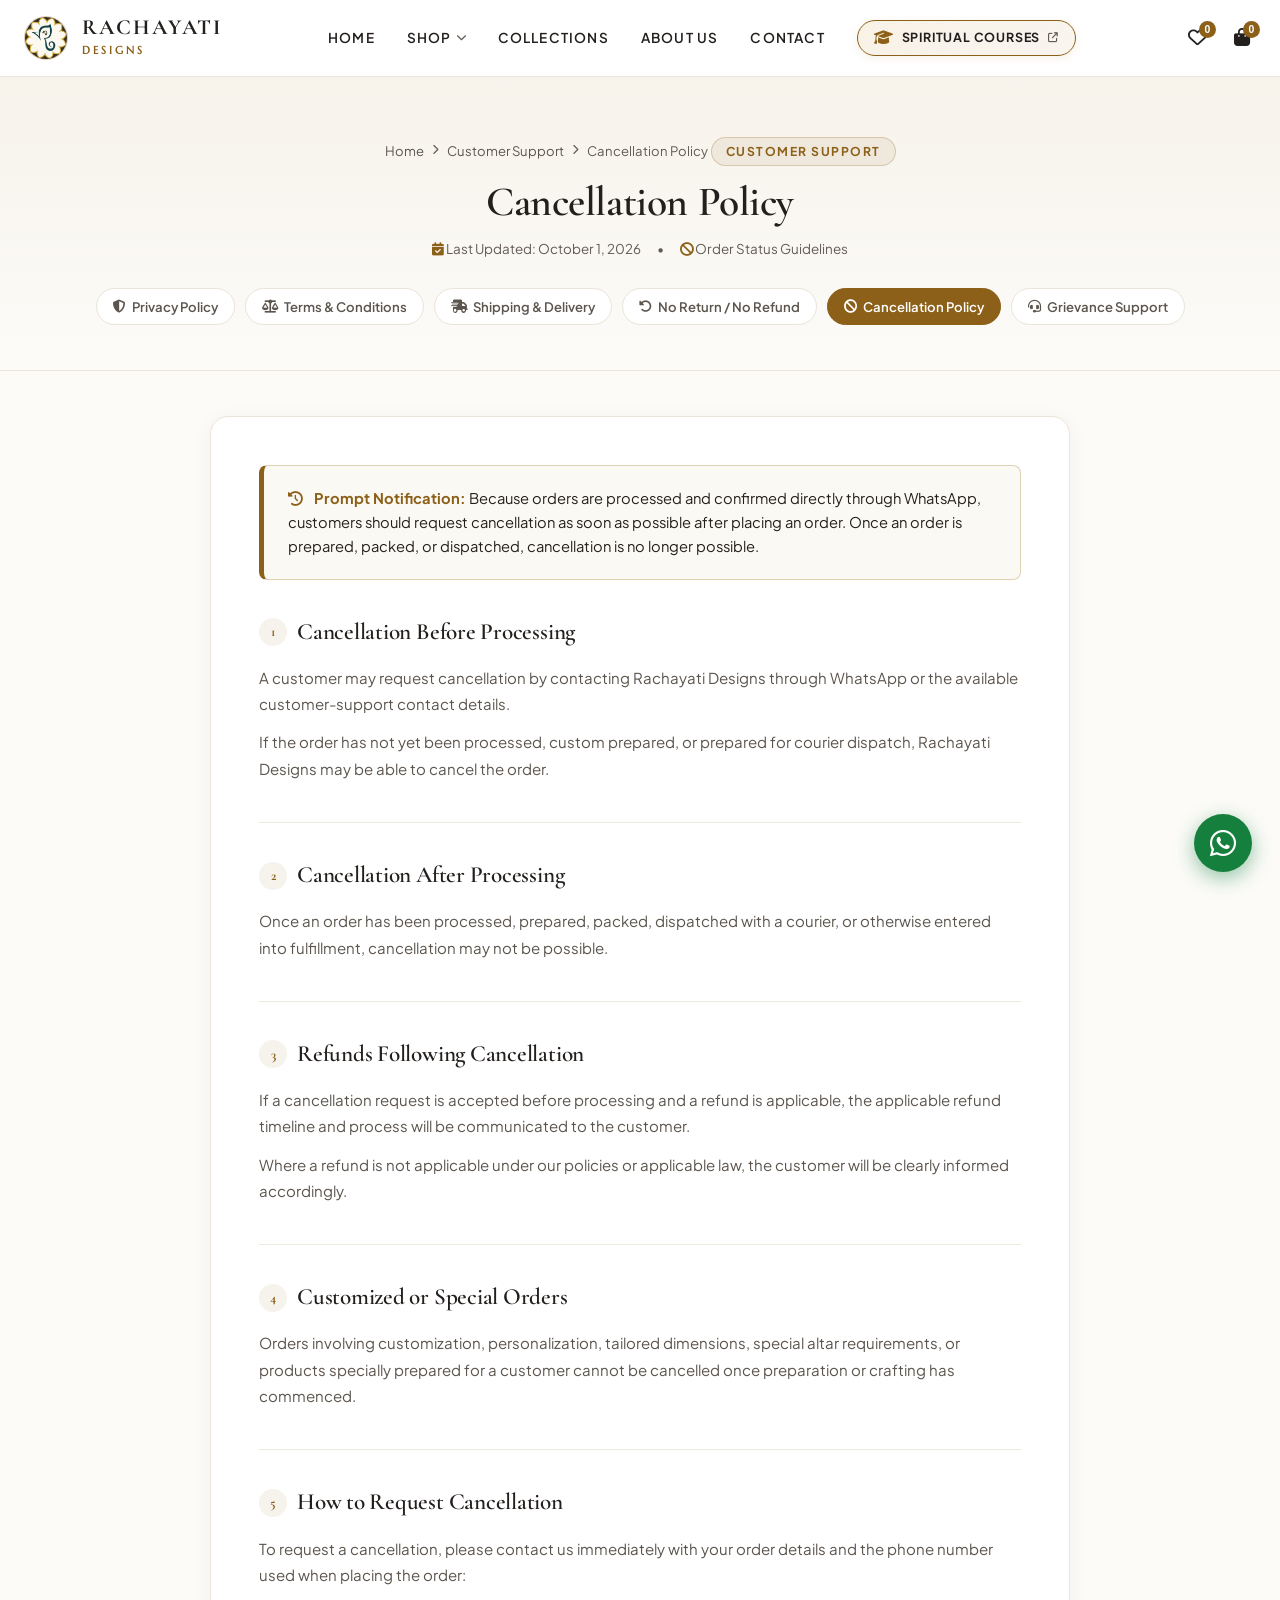
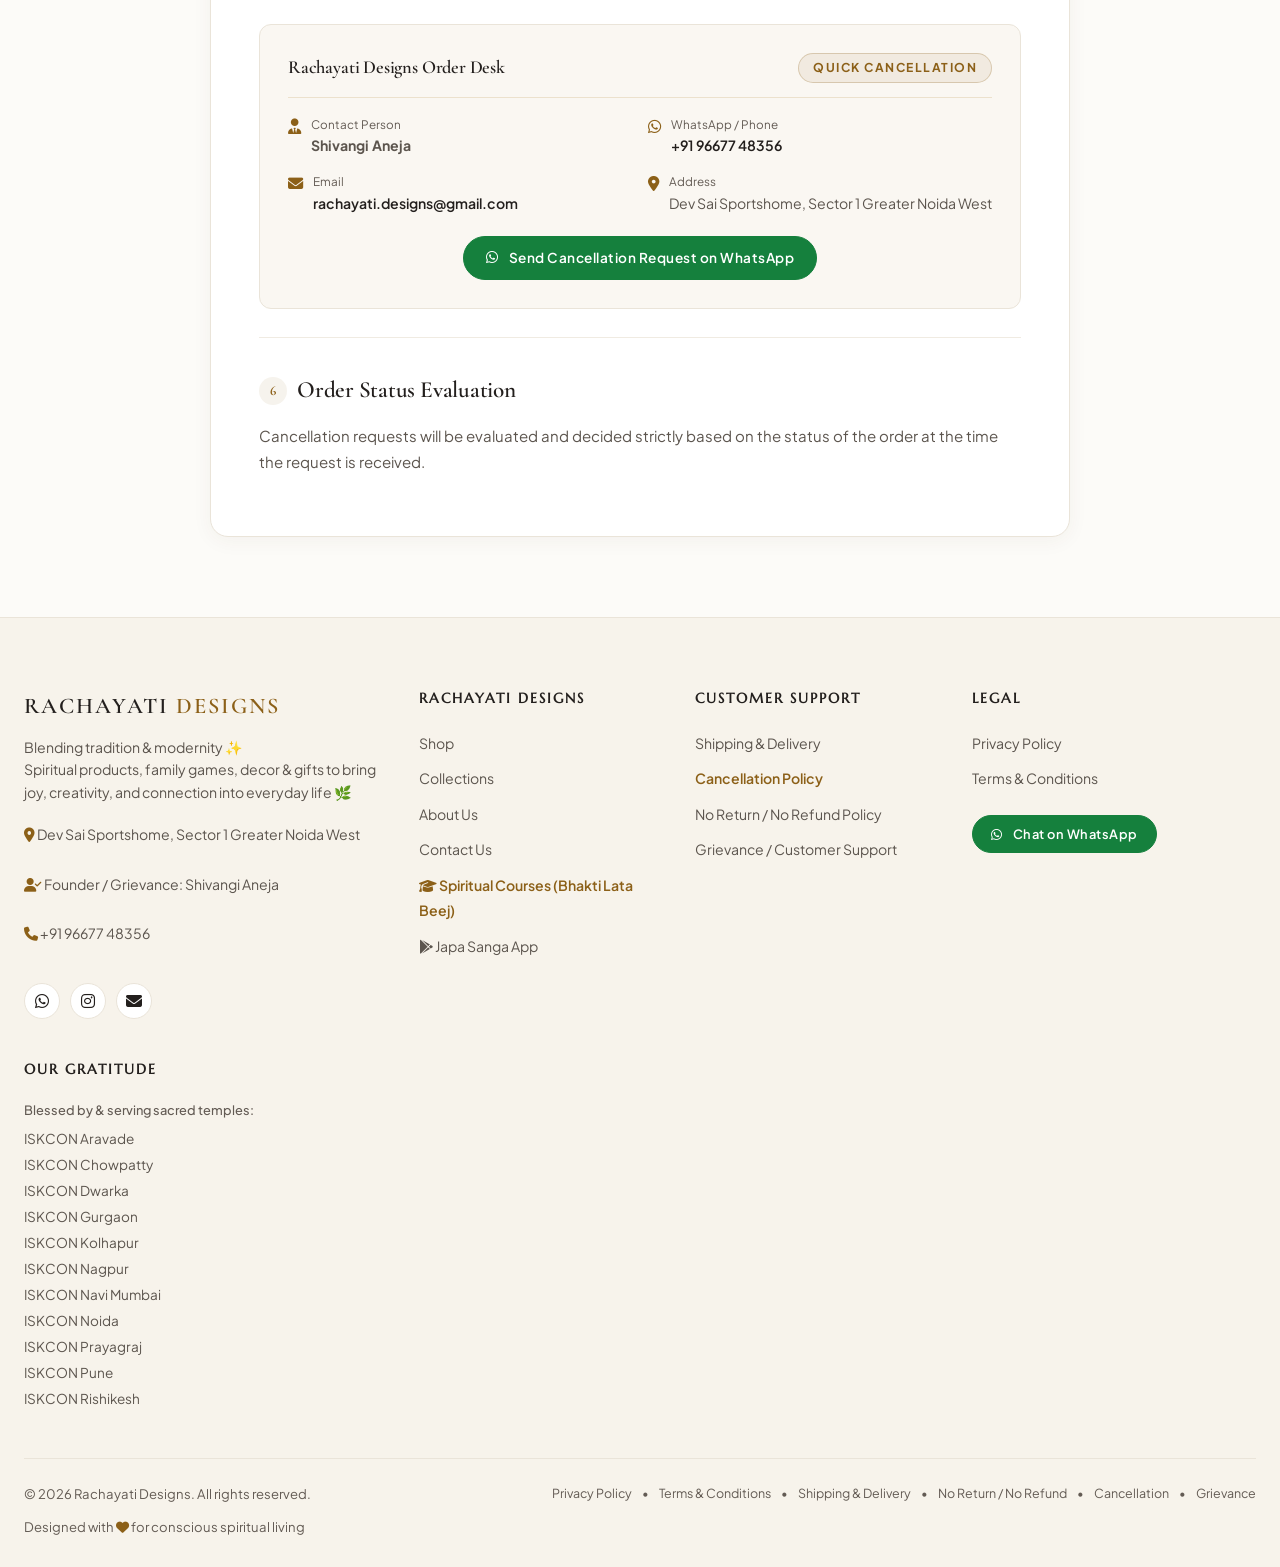
<file: cancellation-policy.html>
<!DOCTYPE html>
<html lang="en">
<head>
    <link rel="icon" type="image/x-icon" href="favicon.ico">
    <meta charset="UTF-8">
    <meta name="viewport" content="width=device-width, initial-scale=1.0">
    <title>Cancellation Policy | Rachayati Designs</title>
    <meta name="description" content="Cancellation Policy for Rachayati Designs. Learn about our order cancellation timelines before processing, customized order terms, and how to request cancellation.">
    <link rel="canonical" href="https://www.rachayatidesigns.com/cancellation-policy.html">
    
    <!-- Google Fonts -->
    <link rel="preconnect" href="https://fonts.googleapis.com">
    <link rel="preconnect" href="https://fonts.gstatic.com" crossorigin>
    <link href="https://fonts.googleapis.com/css2?family=Cormorant+Garamond:ital,wght@0,600;0,700;1,400&family=Marcellus&family=Plus+Jakarta+Sans:wght@400;500;600;700&display=swap" rel="stylesheet" media="print" onload="this.media='all'">
    <noscript>
        <link href="https://fonts.googleapis.com/css2?family=Cormorant+Garamond:ital,wght@0,600;0,700;1,400&family=Marcellus&family=Plus+Jakarta+Sans:wght@400;500;600;700&display=swap" rel="stylesheet">
    </noscript>
    
    <!-- Font Awesome -->
    <link rel="stylesheet" href="https://cdnjs.cloudflare.com/ajax/libs/font-awesome/6.5.1/css/all.min.css" media="print" onload="this.media='all'">
    <noscript>
        <link rel="stylesheet" href="https://cdnjs.cloudflare.com/ajax/libs/font-awesome/6.5.1/css/all.min.css">
    </noscript>
    
    <!-- Custom CSS -->
    <link rel="stylesheet" href="style.min.css?v=11">
</head>
<body class="policy-page-body">

    <!-- Main Navigation Header -->
    <header class="main-header" id="header">
        <div class="nav-container">
            <a href="index.html" class="brand-link">
                <div class="brand-mandala-icon">
                    <img src="Logo.jpg" alt="Rachayati Designs" onerror="this.innerHTML='<i class=\'fa-solid fa-om\'></i>'">
                </div>
                <div class="brand-text-block">
                    <span class="brand-main-title">Rachayati</span>
                    <span class="brand-sub-title">Designs</span>
                </div>
            </a>

            <ul class="nav-menu">
                <li class="nav-item"><a href="index.html" class="nav-link">Home</a></li>
                <li class="nav-item has-dropdown">
                    <div class="nav-link-row">
                        <a href="shop.html" class="nav-link">Shop</a>
                        <button type="button" class="nav-dropdown-toggle" aria-label="Toggle Shop categories">
                            <i class="fa-solid fa-chevron-down dropdown-arrow"></i>
                        </button>
                    </div>
                    <div class="nav-dropdown">
                        <a href="shop.html?category=all" class="dropdown-item" style="font-weight: 700; color: var(--gold-primary);">All 40 Products →</a>
                        <a href="shop.html?category=bandhanwar" class="dropdown-item">Sacred Bandhanwars (8)</a>
                        <a href="shop.html?category=fridge-magnet" class="dropdown-item">Devotional Fridge Magnets (14)</a>
                        <a href="shop.html?category=tulsi-dress" class="dropdown-item">Tulsi Maharani Dresses (12)</a>
                        <a href="shop.html?category=led-mahamantra" class="dropdown-item">LED Lit Mahamantra (1)</a>
                        <a href="shop.html?category=wall-hanging" class="dropdown-item">Sacred Wall Hangings (1)</a>
                        <a href="shop.html?category=car-dashboard" class="dropdown-item">Car Dashboard Keepsakes (2)</a>
                        <a href="shop.html?category=car-hanging" class="dropdown-item">Car Hanging Accessories (2)</a>
                    </div>
                </li>
                <li class="nav-item"><a href="collections.html" class="nav-link">Collections</a></li>
                <li class="nav-item"><a href="index.html#story" class="nav-link">About Us</a></li>
                <li class="nav-item"><a href="contact.html" class="nav-link">Contact</a></li>
                <li class="nav-item">
                    <a href="https://bhaktilatabeej.com/" target="_blank" rel="noopener noreferrer" class="nav-courses-btn" title="Bhakti Lata Beej - Spiritual Courses & Wisdom">
                        <i class="fa-solid fa-graduation-cap"></i>
                        <span>Spiritual Courses</span>
                        <i class="fa-solid fa-arrow-up-right-from-square nav-external-arrow"></i>
                    </a>
                </li>
            </ul>

            <div class="nav-actions">
                <button class="nav-icon-btn" id="wishlistToggleBtn" title="Wishlist">
                    <i class="fa-regular fa-heart"></i>
                    <span class="nav-badge-count" id="wishlistCount">0</span>
                </button>
                <button class="nav-icon-btn" id="cartToggleBtn" title="Inquiries & Cart">
                    <i class="fa-solid fa-bag-shopping"></i>
                    <span class="nav-badge-count" id="cartCount">0</span>
                </button>
                <button class="mobile-toggle" id="mobileMenuBtn">
                    <i class="fa-solid fa-bars"></i>
                </button>
            </div>
        </div>
    </header>

    <!-- POLICY HERO HEADER -->
    <section class="policy-hero-header">
        <div class="container">
            <div class="policy-breadcrumbs">
                <a href="index.html">Home</a>
                <i class="fa-solid fa-chevron-right" style="font-size: 0.65rem;"></i>
                <a href="#footer">Customer Support</a>
                <i class="fa-solid fa-chevron-right" style="font-size: 0.65rem;"></i>
                <span>Cancellation Policy</span>
            </div>
            <span class="policy-badge-tag">Customer Support</span>
            <h1 class="policy-title">Cancellation Policy</h1>
            <div class="policy-meta-row">
                <span><i class="fa-regular fa-calendar-check gold-text"></i> Last Updated: October 1, 2026</span>
                <span>•</span>
                <span><i class="fa-solid fa-ban gold-text"></i> Order Status Guidelines</span>
            </div>

            <!-- Policy Navigation Bar -->
            <div class="policy-nav-strip">
                <a href="privacy-policy.html" class="policy-nav-pill"><i class="fa-solid fa-shield-halved"></i> Privacy Policy</a>
                <a href="terms-and-conditions.html" class="policy-nav-pill"><i class="fa-solid fa-scale-balanced"></i> Terms &amp; Conditions</a>
                <a href="shipping-policy.html" class="policy-nav-pill"><i class="fa-solid fa-truck-fast"></i> Shipping &amp; Delivery</a>
                <a href="return-refund-policy.html" class="policy-nav-pill"><i class="fa-solid fa-rotate-left"></i> No Return / No Refund</a>
                <a href="cancellation-policy.html" class="policy-nav-pill active"><i class="fa-solid fa-ban"></i> Cancellation Policy</a>
                <a href="grievance-customer-support.html" class="policy-nav-pill"><i class="fa-solid fa-headset"></i> Grievance Support</a>
            </div>
        </div>
    </section>

    <!-- POLICY CONTENT -->
    <main class="policy-content-wrapper">
        <div class="container">
            <article class="policy-card">
                
                <div class="policy-callout-box">
                    <i class="fa-solid fa-clock-rotate-left"></i>
                    <strong>Prompt Notification:</strong> Because orders are processed and confirmed directly through WhatsApp, customers should request cancellation as soon as possible after placing an order. Once an order is prepared, packed, or dispatched, cancellation is no longer possible.
                </div>

                <!-- Section 1 -->
                <div class="policy-section">
                    <h2 class="policy-section-title"><span class="policy-section-num">1</span> Cancellation Before Processing</h2>
                    <p class="policy-text">
                        A customer may request cancellation by contacting Rachayati Designs through WhatsApp or the available customer-support contact details.
                    </p>
                    <p class="policy-text">
                        If the order has not yet been processed, custom prepared, or prepared for courier dispatch, Rachayati Designs may be able to cancel the order.
                    </p>
                </div>

                <!-- Section 2 -->
                <div class="policy-section">
                    <h2 class="policy-section-title"><span class="policy-section-num">2</span> Cancellation After Processing</h2>
                    <p class="policy-text">
                        Once an order has been processed, prepared, packed, dispatched with a courier, or otherwise entered into fulfillment, cancellation may not be possible.
                    </p>
                </div>

                <!-- Section 3 -->
                <div class="policy-section">
                    <h2 class="policy-section-title"><span class="policy-section-num">3</span> Refunds Following Cancellation</h2>
                    <p class="policy-text">
                        If a cancellation request is accepted before processing and a refund is applicable, the applicable refund timeline and process will be communicated to the customer.
                    </p>
                    <p class="policy-text">
                        Where a refund is not applicable under our policies or applicable law, the customer will be clearly informed accordingly.
                    </p>
                </div>

                <!-- Section 4 -->
                <div class="policy-section">
                    <h2 class="policy-section-title"><span class="policy-section-num">4</span> Customized or Special Orders</h2>
                    <p class="policy-text">
                        Orders involving customization, personalization, tailored dimensions, special altar requirements, or products specially prepared for a customer cannot be cancelled once preparation or crafting has commenced.
                    </p>
                </div>

                <!-- Section 5 -->
                <div class="policy-section">
                    <h2 class="policy-section-title"><span class="policy-section-num">5</span> How to Request Cancellation</h2>
                    <p class="policy-text">
                        To request a cancellation, please contact us immediately with your order details and the phone number used when placing the order:
                    </p>

                    <div class="policy-contact-card">
                        <div class="policy-contact-header">
                            <h4>Rachayati Designs Order Desk</h4>
                            <span class="policy-badge-tag" style="margin: 0;">Quick Cancellation</span>
                        </div>
                        <div class="policy-contact-details">
                            <div class="policy-contact-item">
                                <i class="fa-solid fa-user-tie"></i>
                                <div>
                                    <small style="color: var(--text-muted); display: block;">Contact Person</small>
                                    <strong>Shivangi Aneja</strong>
                                </div>
                            </div>
                            <div class="policy-contact-item">
                                <i class="fa-brands fa-whatsapp"></i>
                                <div>
                                    <small style="color: var(--text-muted); display: block;">WhatsApp / Phone</small>
                                    <a href="https://wa.me/919667748356" target="_blank">+91 96677 48356</a>
                                </div>
                            </div>
                            <div class="policy-contact-item">
                                <i class="fa-solid fa-envelope"></i>
                                <div>
                                    <small style="color: var(--text-muted); display: block;">Email</small>
                                    <a href="mailto:rachayati.designs@gmail.com">rachayati.designs@gmail.com</a>
                                </div>
                            </div>
                            <div class="policy-contact-item">
                                <i class="fa-solid fa-location-dot"></i>
                                <div>
                                    <small style="color: var(--text-muted); display: block;">Address</small>
                                    <span>Dev Sai Sportshome, Sector 1 Greater Noida West</span>
                                </div>
                            </div>
                        </div>
                        <div style="text-align: center; margin-top: 10px;">
                            <a href="https://wa.me/919667748356?text=Namaste%20Shivangi%20ji,%20I%20would%20like%20to%20request%20cancellation%20for%20my%20order." target="_blank" class="btn btn-whatsapp" style="font-size: 0.85rem; padding: 10px 22px;">
                                <i class="fa-brands fa-whatsapp"></i> Send Cancellation Request on WhatsApp
                            </a>
                        </div>
                    </div>
                </div>

                <!-- Section 6 -->
                <div class="policy-section">
                    <h2 class="policy-section-title"><span class="policy-section-num">6</span> Order Status Evaluation</h2>
                    <p class="policy-text">
                        Cancellation requests will be evaluated and decided strictly based on the status of the order at the time the request is received.
                    </p>
                </div>

            </article>
        </div>
    </main>

    <!-- FOOTER -->
    <footer class="main-footer" id="footer">
        <div class="container">
            <div class="footer-grid">
                <!-- Col 1: Brand & Contact -->
                <div class="footer-brand">
                    <h3>Rachayati <span class="gold-text">Designs</span></h3>
                    <p>Blending tradition &amp; modernity ✨<br>Spiritual products, family games, decor &amp; gifts to bring joy, creativity, and connection into everyday life 🌿</p>
                    <div class="footer-contact-brief">
                        <p><i class="fa-solid fa-location-dot gold-text"></i> Dev Sai Sportshome, Sector 1 Greater Noida West</p>
                        <p><i class="fa-solid fa-user-check gold-text"></i> Founder / Grievance: Shivangi Aneja</p>
                        <p><a href="tel:+919667748356"><i class="fa-solid fa-phone gold-text"></i> +91 96677 48356</a></p>
                    </div>
                    <div class="footer-social-links">
                        <a href="https://wa.me/919667748356?text=Namaste%20Rachayati%20Designs!" target="_blank" class="footer-social-btn" title="WhatsApp" aria-label="Chat on WhatsApp"><i class="fa-brands fa-whatsapp"></i></a>
                        <a href="https://www.instagram.com/rachayati.designs/" target="_blank" class="footer-social-btn" title="Instagram (@rachayati.designs)" aria-label="Visit Instagram page"><i class="fa-brands fa-instagram"></i></a>
                        <a href="mailto:rachayati.designs@gmail.com" class="footer-social-btn" title="Email" aria-label="Send email"><i class="fa-solid fa-envelope"></i></a>
                    </div>
                </div>

                <!-- Col 2: Navigation -->
                <div class="footer-col">
                    <h4>Rachayati Designs</h4>
                    <ul class="footer-links-list">
                        <li><a href="shop.html">Shop</a></li>
                        <li><a href="collections.html">Collections</a></li>
                        <li><a href="index.html#story">About Us</a></li>
                        <li><a href="contact.html">Contact Us</a></li>
                        <li><a href="https://bhaktilatabeej.com/" target="_blank" rel="noopener noreferrer" style="color: var(--gold-primary); font-weight: 600;"><i class="fa-solid fa-graduation-cap"></i> Spiritual Courses (Bhakti Lata Beej)</a></li>
                        <li><a href="https://play.google.com/store/apps/details?id=com.bhaktilatabeej.japasanga&pli=1" target="_blank" rel="noopener noreferrer"><i class="fa-brands fa-google-play"></i> Japa Sanga App</a></li>
                    </ul>
                </div>

                <!-- Col 3: Customer Support Policies -->
                <div class="footer-col">
                    <h4>Customer Support</h4>
                    <ul class="footer-links-list">
                        <li><a href="shipping-policy.html">Shipping &amp; Delivery</a></li>
                        <li><a href="cancellation-policy.html" style="color: var(--gold-primary); font-weight: 600;">Cancellation Policy</a></li>
                        <li><a href="return-refund-policy.html">No Return / No Refund Policy</a></li>
                        <li><a href="grievance-customer-support.html">Grievance / Customer Support</a></li>
                    </ul>
                </div>

                <!-- Col 4: Legal Policies -->
                <div class="footer-col">
                    <h4>Legal</h4>
                    <ul class="footer-links-list">
                        <li><a href="privacy-policy.html">Privacy Policy</a></li>
                        <li><a href="terms-and-conditions.html">Terms &amp; Conditions</a></li>
                    </ul>
                    <div style="margin-top: 24px;">
                        <a href="https://wa.me/919667748356?text=Namaste%20Rachayati%20Designs!%20I%20would%20like%20to%20order%20products." target="_blank" class="btn btn-whatsapp" style="font-size: 0.8rem; padding: 8px 18px; width: fit-content;">
                            <i class="fa-brands fa-whatsapp"></i> Chat on WhatsApp
                        </a>
                    </div>
                </div>

                <!-- Col 5: Gratitude -->
                <div class="footer-col footer-col-gratitude">
                    <h4>Our Gratitude</h4>
                    <p style="font-size: 0.8rem; color: var(--text-muted); margin-bottom: 8px; font-weight: 500;">
                        Blessed by &amp; serving sacred temples:
                    </p>
                    <ul class="footer-links-list gratitude-temples-list">
                        <li>ISKCON Aravade</li>
                        <li>ISKCON Chowpatty</li>
                        <li>ISKCON Dwarka</li>
                        <li>ISKCON Gurgaon</li>
                        <li>ISKCON Kolhapur</li>
                        <li>ISKCON Nagpur</li>
                        <li>ISKCON Navi Mumbai</li>
                        <li>ISKCON Noida</li>
                        <li>ISKCON Prayagraj</li>
                        <li>ISKCON Pune</li>
                        <li>ISKCON Rishikesh</li>
                    </ul>
                </div>
            </div>

            <div class="footer-bottom">
                <p>&copy; <span id="currentYear">2026</span> Rachayati Designs. All rights reserved.</p>
                <div class="footer-bottom-legal-links">
                    <a href="privacy-policy.html">Privacy Policy</a>
                    <span>•</span>
                    <a href="terms-and-conditions.html">Terms &amp; Conditions</a>
                    <span>•</span>
                    <a href="shipping-policy.html">Shipping &amp; Delivery</a>
                    <span>•</span>
                    <a href="return-refund-policy.html">No Return / No Refund</a>
                    <span>•</span>
                    <a href="cancellation-policy.html">Cancellation</a>
                    <span>•</span>
                    <a href="grievance-customer-support.html">Grievance</a>
                </div>
                <p>Designed with <i class="fa-solid fa-heart gold-text"></i> for conscious spiritual living</p>
            </div>
        </div>
    </footer>

    <!-- WISHLIST DRAWER -->
    <div class="drawer-backdrop" id="wishlistDrawer" aria-hidden="true">
        <div class="drawer-panel">
            <div class="drawer-header">
                <h3>Saved Favorites (<span id="drawerWishlistCount">0</span>)</h3>
                <button class="drawer-close" id="wishlistCloseBtn" aria-label="Close saved favorites drawer"><i class="fa-solid fa-xmark"></i></button>
            </div>
            <div class="drawer-body" id="wishlistItemsContainer"></div>
            <div class="drawer-footer" id="wishlistFooter" style="display: none;">
                <button class="btn btn-dark" style="width: 100%;" id="moveWishlistToCartBtn">
                    Move All to Cart
                </button>
            </div>
        </div>
    </div>

    <!-- CART / INQUIRY DRAWER -->
    <div class="drawer-backdrop" id="cartDrawer" aria-hidden="true">
        <div class="drawer-panel">
            <div class="drawer-header">
                <h3>Shopping Cart (<span id="drawerCartCount">0</span>)</h3>
                <button class="drawer-close" id="cartCloseBtn" aria-label="Close shopping cart drawer"><i class="fa-solid fa-xmark"></i></button>
            </div>
            <div class="drawer-body" id="cartItemsContainer"></div>
            <div class="drawer-footer" id="cartFooter" style="display: none;">
                <div class="drawer-total-row">
                    <span>Estimated Total:</span>
                    <span style="color: var(--gold-primary);" id="drawerCartTotal">₹0</span>
                </div>
                <!-- Policy Notice before WhatsApp Order -->
                <div class="drawer-policy-notice">
                    By placing an order on WhatsApp, you agree to our 
                    <a href="terms-and-conditions.html" target="_blank">Terms</a> &amp; 
                    <a href="return-refund-policy.html" target="_blank">No Return / No Refund Policy</a>.
                </div>
                <button class="btn btn-whatsapp" style="width: 100%;" id="whatsappCheckoutBtn">
                    <i class="fa-brands fa-whatsapp"></i> Send Order on WhatsApp
                </button>
                <div class="drawer-policy-links">
                    <a href="shipping-policy.html" target="_blank"><i class="fa-solid fa-truck-fast"></i> Shipping</a>
                    <span>•</span>
                    <a href="return-refund-policy.html" target="_blank"><i class="fa-solid fa-rotate-left"></i> Returns</a>
                    <span>•</span>
                    <a href="terms-and-conditions.html" target="_blank">Terms</a>
                </div>
                <a href="shop.html" class="btn btn-outline" style="width: 100%; font-size: 0.84rem; text-align: center;" onclick="closeCartDrawer()">
                    <i class="fa-solid fa-plus gold-text"></i> Add More Products from Store
                </a>
                <button class="btn-clear-cart" id="clearCartBtn">Clear List</button>
            </div>
        </div>
    </div>

    <!-- TOAST NOTIFICATION -->
    <div class="toast-box" id="toastNotification">
        <i class="fa-solid fa-circle-check gold-text"></i>
        <span id="toastMessage">Item updated!</span>
    </div>

    <!-- FLOATING WHATSAPP HOTLINE BUTTON -->
    <a href="https://wa.me/919667748356?text=Namaste%20Rachayati%20Designs!%20I%20have%20an%20inquiry%20regarding%20spiritual%20products." target="_blank" class="floating-whatsapp-btn" title="Chat on WhatsApp" aria-label="WhatsApp Support">
        <i class="fa-brands fa-whatsapp"></i>
        <span class="wa-tooltip">Order &amp; Inquire on WhatsApp</span>
    </a>

    <!-- Script -->
    <script src="app.js?v=11" defer></script>
</body>
</html>
</file>
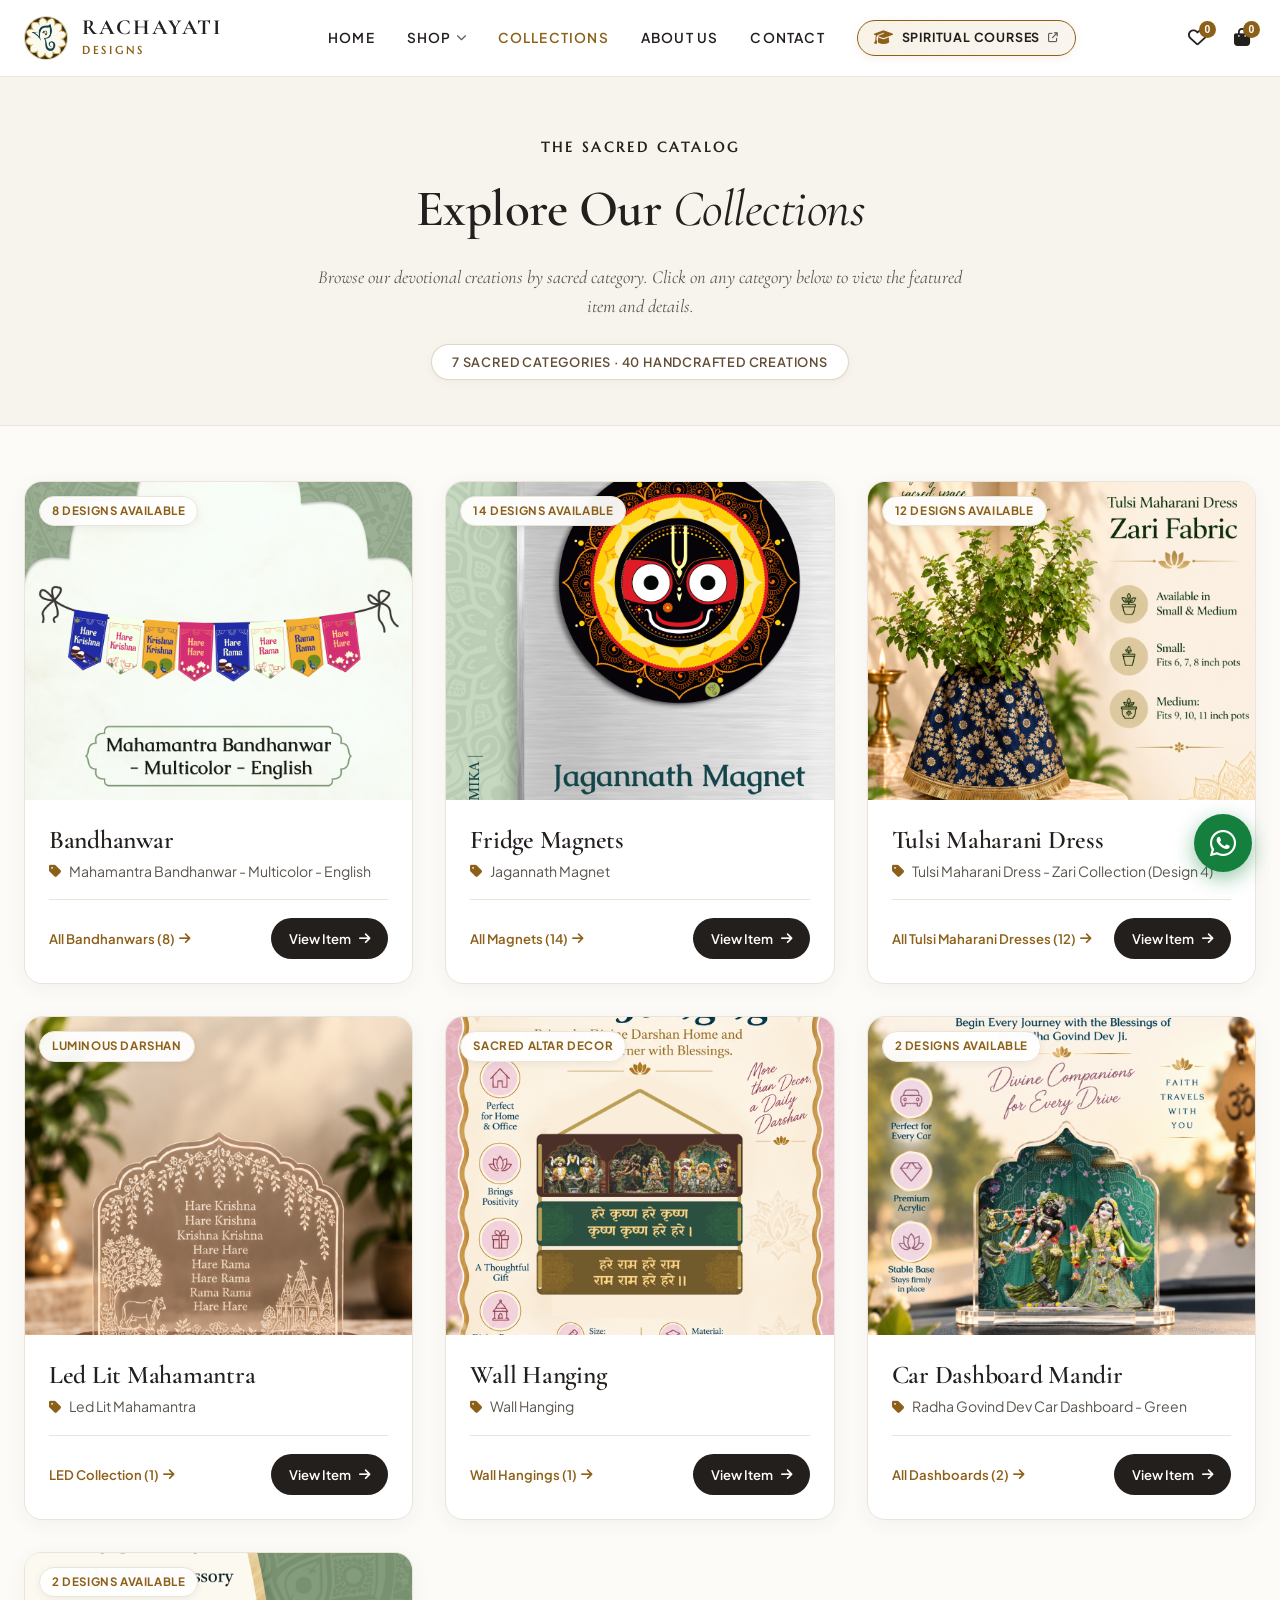
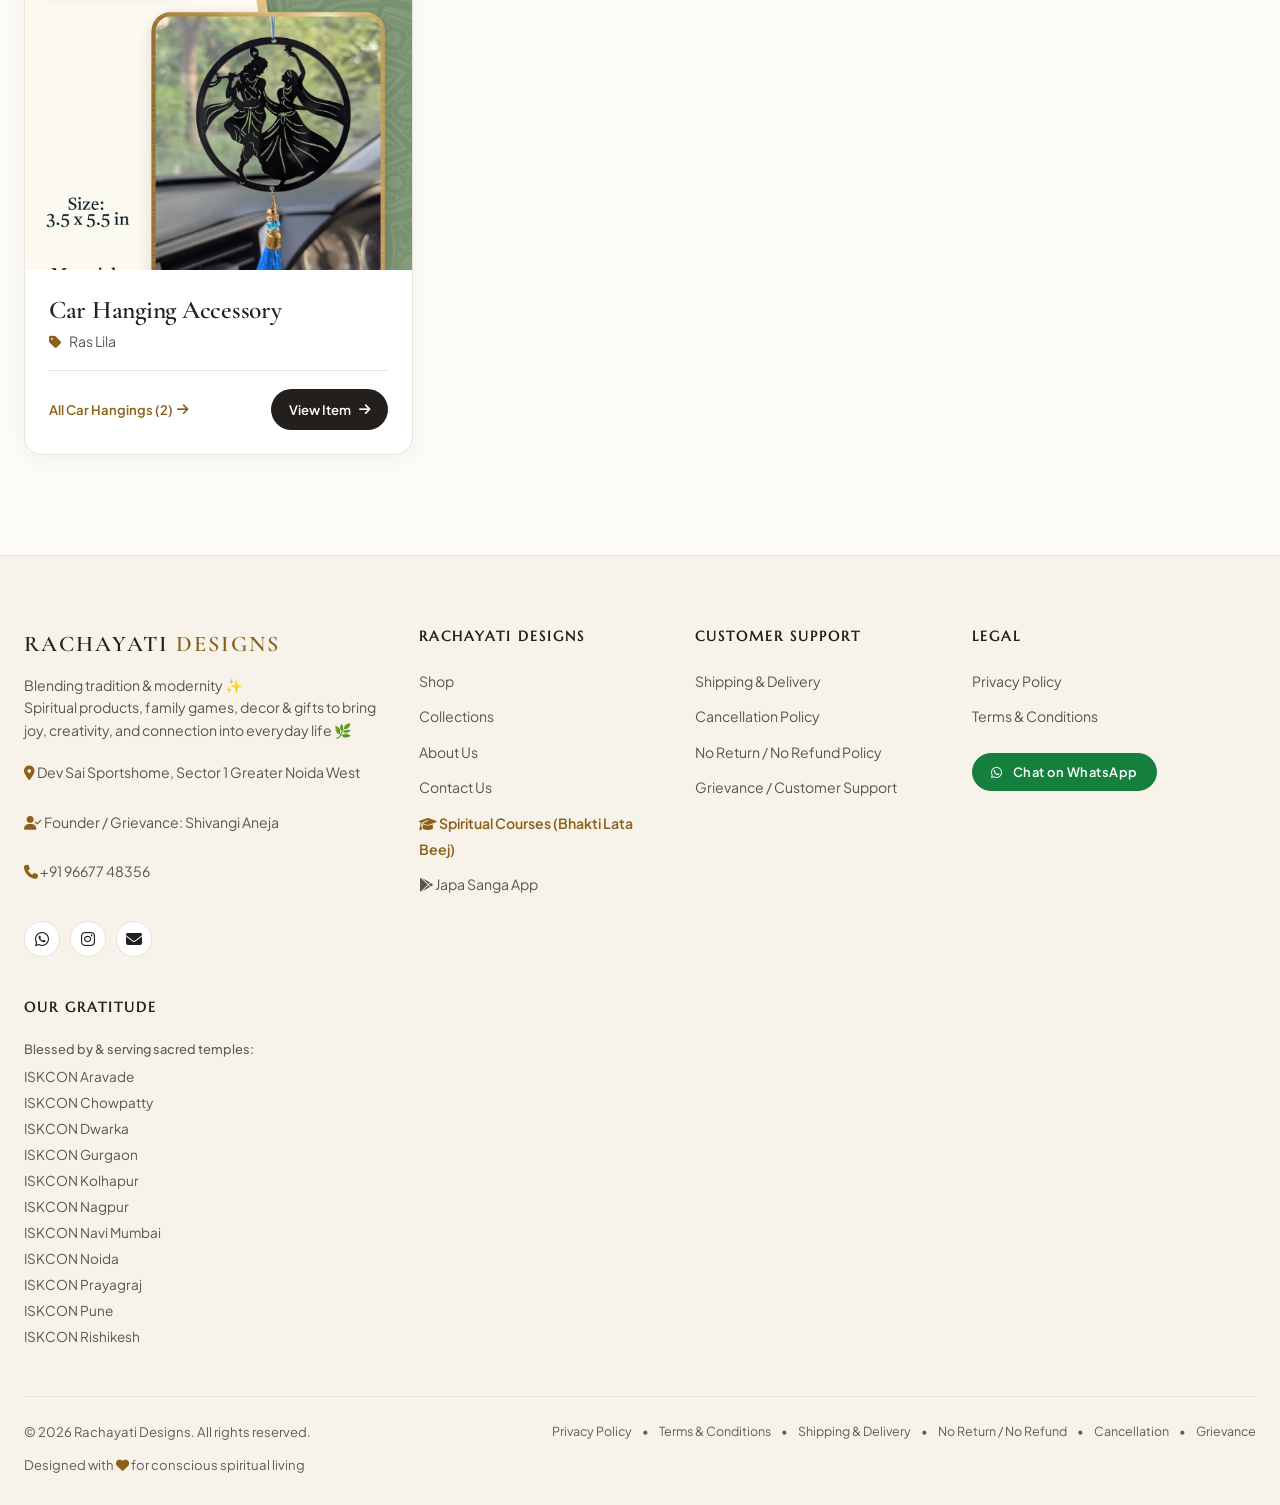
<file: collections.html>
<!DOCTYPE html>
<html lang="en">
<head>
    <link rel="icon" type="image/x-icon" href="favicon.ico">
    <meta charset="UTF-8">
    <meta name="viewport" content="width=device-width, initial-scale=1.0">
    <title>Sacred Collections | Rachayati Designs - Devotional Art & Decor</title>
    <meta name="description" content="Explore our curated devotional collections across 7 sacred categories by Rachayati Designs. Handcrafted with love and transcendental spiritual intention.">
    <link rel="canonical" href="https://www.rachayatidesigns.com/collections.html">
    
    <!-- Google Fonts -->
    <link rel="preconnect" href="https://fonts.googleapis.com">
    <link rel="preconnect" href="https://fonts.gstatic.com" crossorigin>
    <link href="https://fonts.googleapis.com/css2?family=Cormorant+Garamond:ital,wght@0,600;0,700;1,400&family=Marcellus&family=Plus+Jakarta+Sans:wght@400;500;600;700&display=swap" rel="stylesheet" media="print" onload="this.media='all'">
    <noscript>
        <link href="https://fonts.googleapis.com/css2?family=Cormorant+Garamond:ital,wght@0,600;0,700;1,400&family=Marcellus&family=Plus+Jakarta+Sans:wght@400;500;600;700&display=swap" rel="stylesheet">
    </noscript>
    
    <!-- Font Awesome -->
    <link rel="stylesheet" href="https://cdnjs.cloudflare.com/ajax/libs/font-awesome/6.5.1/css/all.min.css" media="print" onload="this.media='all'">
    <noscript>
        <link rel="stylesheet" href="https://cdnjs.cloudflare.com/ajax/libs/font-awesome/6.5.1/css/all.min.css">
    </noscript>
    
    <!-- Custom CSS -->
    <link rel="stylesheet" href="style.min.css?v=11">
</head>
<body class="collections-page-body">

    <!-- Main Navigation Header -->
    <header class="main-header" id="header">
        <div class="nav-container">
            <a href="index.html" class="brand-link">
                <div class="brand-mandala-icon">
                    <img src="Logo.webp" alt="Rachayati Designs" width="44" height="44" onerror="this.src='Logo.jpg'">
                </div>
                <div class="brand-text-block">
                    <span class="brand-main-title">Rachayati</span>
                    <span class="brand-sub-title">Designs</span>
                </div>
            </a>

            <ul class="nav-menu">
                <li class="nav-item"><a href="index.html" class="nav-link">Home</a></li>
                <li class="nav-item has-dropdown">
                    <div class="nav-link-row">
                        <a href="shop.html" class="nav-link">Shop</a>
                        <button type="button" class="nav-dropdown-toggle" aria-label="Toggle Shop categories">
                            <i class="fa-solid fa-chevron-down dropdown-arrow"></i>
                        </button>
                    </div>
                    <div class="nav-dropdown">
                        <a href="shop.html?category=all" class="dropdown-item" style="font-weight: 700; color: var(--gold-primary);">All 40 Products →</a>
                        <a href="shop.html?category=bandhanwar" class="dropdown-item">Sacred Bandhanwars (8)</a>
                        <a href="shop.html?category=fridge-magnet" class="dropdown-item">Devotional Fridge Magnets (14)</a>
                        <a href="shop.html?category=tulsi-dress" class="dropdown-item">Tulsi Maharani Dresses (12)</a>
                        <a href="shop.html?category=led-mahamantra" class="dropdown-item">LED Lit Mahamantra (1)</a>
                        <a href="shop.html?category=wall-hanging" class="dropdown-item">Sacred Wall Hangings (1)</a>
                        <a href="shop.html?category=car-dashboard" class="dropdown-item">Car Dashboard Keepsakes (2)</a>
                        <a href="shop.html?category=car-hanging" class="dropdown-item">Car Hanging Accessories (2)</a>
                    </div>
                </li>
                <li class="nav-item"><a href="collections.html" class="nav-link active">Collections</a></li>
                <li class="nav-item"><a href="index.html#story" class="nav-link">About Us</a></li>
                <li class="nav-item"><a href="contact.html" class="nav-link">Contact</a></li>
                <li class="nav-item">
                    <a href="https://bhaktilatabeej.com/" target="_blank" rel="noopener noreferrer" class="nav-courses-btn" title="Bhakti Lata Beej - Spiritual Courses & Wisdom">
                        <i class="fa-solid fa-graduation-cap"></i>
                        <span>Spiritual Courses</span>
                        <i class="fa-solid fa-arrow-up-right-from-square nav-external-arrow"></i>
                    </a>
                </li>
            </ul>

            <div class="nav-actions">
                <button class="nav-icon-btn" id="wishlistToggleBtn" title="Wishlist">
                    <i class="fa-regular fa-heart"></i>
                    <span class="nav-badge-count" id="wishlistCount">0</span>
                </button>
                <button class="nav-icon-btn" id="cartToggleBtn" title="Inquiries & Cart">
                    <i class="fa-solid fa-bag-shopping"></i>
                    <span class="nav-badge-count" id="cartCount">0</span>
                </button>
                <button class="mobile-toggle" id="mobileMenuBtn">
                    <i class="fa-solid fa-bars"></i>
                </button>
            </div>
        </div>
    </header>

    <!-- COLLECTIONS HERO HEADER -->
    <section class="collections-page-header">
        <div class="container">
            <span class="section-title-tag">The Sacred Catalog</span>
            <h1 class="collections-page-title">Explore Our <span class="italic-serif">Collections</span></h1>
            <p class="collections-page-subtitle">
                Browse our devotional creations by sacred category. Click on any category below to view the featured item and details.
            </p>
            <div class="collections-stats-pill">
                <span>7 Sacred Categories · 40 Handcrafted Creations</span>
            </div>
        </div>
    </section>

    <!-- COLLECTIONS GRID CONTAINER -->
    <main class="collections-container">
        <div class="container">
            <div class="collections-grid">

                <!-- 1. Bandhanwar -->
                <div class="collection-card" onclick="location.href='product.html?id=bandhanwar-mahamantra-bandhanwar-multicolor-english'">
                    <div class="collection-card-media">
                        <img src="Product%20Catalogue/Bandhanwar/Mahamantra%20Bandhanwar%20-%20Multicolor%20-%20English/1.png" alt="Mahamantra Bandhanwar - Multicolor - English" class="collection-card-img" onerror="this.src='Logo.jpg'">
                        <span class="collection-card-badge">8 Designs Available</span>
                    </div>
                    <div class="collection-card-body">
                        <div>
                            <h2 class="collection-category-title">Bandhanwar</h2>
                            <p class="collection-featured-title">
                                <i class="fa-solid fa-tag gold-text"></i>
                                <span>Mahamantra Bandhanwar - Multicolor - English</span>
                            </p>
                        </div>
                        <div class="collection-card-footer">
                            <span class="collection-browse-link" onclick="event.stopPropagation(); location.href='shop.html?category=bandhanwar'">
                                All Bandhanwars (8) <i class="fa-solid fa-arrow-right"></i>
                            </span>
                            <a href="product.html?id=bandhanwar-mahamantra-bandhanwar-multicolor-english" class="collection-btn-item">
                                View Item <i class="fa-solid fa-arrow-right"></i>
                            </a>
                        </div>
                    </div>
                </div>

                <!-- 2. Fridge Magnets -->
                <div class="collection-card" onclick="location.href='product.html?id=magnet-jagannath-magnet'">
                    <div class="collection-card-media">
                        <img src="Product%20Catalogue/Fridge%20Magnet/Jagannath%20Magnet/1.png" alt="Jagannath Magnet" class="collection-card-img" onerror="this.src='Logo.jpg'">
                        <span class="collection-card-badge">14 Designs Available</span>
                    </div>
                    <div class="collection-card-body">
                        <div>
                            <h2 class="collection-category-title">Fridge Magnets</h2>
                            <p class="collection-featured-title">
                                <i class="fa-solid fa-tag gold-text"></i>
                                <span>Jagannath Magnet</span>
                            </p>
                        </div>
                        <div class="collection-card-footer">
                            <span class="collection-browse-link" onclick="event.stopPropagation(); location.href='shop.html?category=fridge-magnet'">
                                All Magnets (14) <i class="fa-solid fa-arrow-right"></i>
                            </span>
                            <a href="product.html?id=magnet-jagannath-magnet" class="collection-btn-item">
                                View Item <i class="fa-solid fa-arrow-right"></i>
                            </a>
                        </div>
                    </div>
                </div>

                <!-- 3. Tulsi Dress -->
                <div class="collection-card" onclick="location.href='product.html?id=tulsi-zari-collection-design-4'">
                    <div class="collection-card-media">
                        <img src="Product%20Catalogue/Tulsi%20Maharani%20Dress/Zari%20Collection/Design%204/1.png" alt="Tulsi Maharani Dress - Zari Collection (Design 4)" class="collection-card-img" onerror="this.src='Logo.jpg'">
                        <span class="collection-card-badge">12 Designs Available</span>
                    </div>
                    <div class="collection-card-body">
                        <div>
                            <h2 class="collection-category-title">Tulsi Maharani Dress</h2>
                            <p class="collection-featured-title">
                                <i class="fa-solid fa-tag gold-text"></i>
                                <span>Tulsi Maharani Dress - Zari Collection (Design 4)</span>
                            </p>
                        </div>
                        <div class="collection-card-footer">
                            <span class="collection-browse-link" onclick="event.stopPropagation(); location.href='shop.html?category=tulsi-dress'">
                                All Tulsi Maharani Dresses (12) <i class="fa-solid fa-arrow-right"></i>
                            </span>
                            <a href="product.html?id=tulsi-zari-collection-design-4" class="collection-btn-item">
                                View Item <i class="fa-solid fa-arrow-right"></i>
                            </a>
                        </div>
                    </div>
                </div>

                <!-- 4. Led Lit Mahamantra -->
                <div class="collection-card" onclick="location.href='product.html?id=led-lit-mahamantra'">
                    <div class="collection-card-media">
                        <img src="Product%20Catalogue/Led%20Lit%20Mahamantra/1.png" alt="Led Lit Mahamantra" class="collection-card-img" onerror="this.src='Logo.jpg'">
                        <span class="collection-card-badge">Luminous Darshan</span>
                    </div>
                    <div class="collection-card-body">
                        <div>
                            <h2 class="collection-category-title">Led Lit Mahamantra</h2>
                            <p class="collection-featured-title">
                                <i class="fa-solid fa-tag gold-text"></i>
                                <span>Led Lit Mahamantra</span>
                            </p>
                        </div>
                        <div class="collection-card-footer">
                            <span class="collection-browse-link" onclick="event.stopPropagation(); location.href='shop.html?category=led-mahamantra'">
                                LED Collection (1) <i class="fa-solid fa-arrow-right"></i>
                            </span>
                            <a href="product.html?id=led-lit-mahamantra" class="collection-btn-item">
                                View Item <i class="fa-solid fa-arrow-right"></i>
                            </a>
                        </div>
                    </div>
                </div>

                <!-- 5. Wall Hanging -->
                <div class="collection-card" onclick="location.href='product.html?id=wall-hanging'">
                    <div class="collection-card-media">
                        <img src="Product%20Catalogue/Wall%20Hanging/1.png" alt="Wall Hanging" class="collection-card-img" onerror="this.src='Logo.jpg'">
                        <span class="collection-card-badge">Sacred Altar Decor</span>
                    </div>
                    <div class="collection-card-body">
                        <div>
                            <h2 class="collection-category-title">Wall Hanging</h2>
                            <p class="collection-featured-title">
                                <i class="fa-solid fa-tag gold-text"></i>
                                <span>Wall Hanging</span>
                            </p>
                        </div>
                        <div class="collection-card-footer">
                            <span class="collection-browse-link" onclick="event.stopPropagation(); location.href='shop.html?category=wall-hanging'">
                                Wall Hangings (1) <i class="fa-solid fa-arrow-right"></i>
                            </span>
                            <a href="product.html?id=wall-hanging" class="collection-btn-item">
                                View Item <i class="fa-solid fa-arrow-right"></i>
                            </a>
                        </div>
                    </div>
                </div>

                <!-- 6. Car Dashboard Mandir -->
                <div class="collection-card" onclick="location.href='product.html?id=car-dashboard-radha-govind-dev-car-dashboard-green'">
                    <div class="collection-card-media">
                        <img src="Product%20Catalogue/Car%20Dashboard/Radha%20Govind%20Dev%20Car%20Dashboard%20-%20Green/1.png" alt="Radha Govind Dev Car Dashboard - Green" class="collection-card-img" onerror="this.src='Logo.jpg'">
                        <span class="collection-card-badge">2 Designs Available</span>
                    </div>
                    <div class="collection-card-body">
                        <div>
                            <h2 class="collection-category-title">Car Dashboard Mandir</h2>
                            <p class="collection-featured-title">
                                <i class="fa-solid fa-tag gold-text"></i>
                                <span>Radha Govind Dev Car Dashboard - Green</span>
                            </p>
                        </div>
                        <div class="collection-card-footer">
                            <span class="collection-browse-link" onclick="event.stopPropagation(); location.href='shop.html?category=car-dashboard'">
                                All Dashboards (2) <i class="fa-solid fa-arrow-right"></i>
                            </span>
                            <a href="product.html?id=car-dashboard-radha-govind-dev-car-dashboard-green" class="collection-btn-item">
                                View Item <i class="fa-solid fa-arrow-right"></i>
                            </a>
                        </div>
                    </div>
                </div>

                <!-- 7. Car Hanging Accessory -->
                <div class="collection-card" onclick="location.href='product.html?id=car-hanging-ras-lila'">
                    <div class="collection-card-media">
                        <img src="Product%20Catalogue/Car%20Hanging%20Accessory/Ras%20Lila/1.png" alt="Ras Lila" class="collection-card-img" onerror="this.src='Logo.jpg'">
                        <span class="collection-card-badge">2 Designs Available</span>
                    </div>
                    <div class="collection-card-body">
                        <div>
                            <h2 class="collection-category-title">Car Hanging Accessory</h2>
                            <p class="collection-featured-title">
                                <i class="fa-solid fa-tag gold-text"></i>
                                <span>Ras Lila</span>
                            </p>
                        </div>
                        <div class="collection-card-footer">
                            <span class="collection-browse-link" onclick="event.stopPropagation(); location.href='shop.html?category=car-hanging'">
                                All Car Hangings (2) <i class="fa-solid fa-arrow-right"></i>
                            </span>
                            <a href="product.html?id=car-hanging-ras-lila" class="collection-btn-item">
                                View Item <i class="fa-solid fa-arrow-right"></i>
                            </a>
                        </div>
                    </div>
                </div>

            </div>
        </div>
    </main>

    <!-- FOOTER (ALL SIX POLICIES ORGANIZED) -->
    <footer class="main-footer" id="footer">
        <div class="container">
            <div class="footer-grid">
                <!-- Col 1: Brand & Contact Info -->
                <div class="footer-brand">
                    <h3>Rachayati <span class="gold-text">Designs</span></h3>
                    <p>Blending tradition &amp; modernity ✨<br>Spiritual products, family games, decor &amp; gifts to bring joy, creativity, and connection into everyday life 🌿</p>
                    <div class="footer-contact-brief">
                        <p><i class="fa-solid fa-location-dot gold-text"></i> Dev Sai Sportshome, Sector 1 Greater Noida West</p>
                        <p><i class="fa-solid fa-user-check gold-text"></i> Founder / Grievance: Shivangi Aneja</p>
                        <p><a href="tel:+919667748356"><i class="fa-solid fa-phone gold-text"></i> +91 96677 48356</a></p>
                    </div>
                    <div class="footer-social-links">
                        <a href="https://wa.me/919667748356?text=Namaste%20Rachayati%20Designs!" target="_blank" class="footer-social-btn" title="WhatsApp" aria-label="Chat on WhatsApp"><i class="fa-brands fa-whatsapp"></i></a>
                        <a href="https://www.instagram.com/rachayati.designs/" target="_blank" class="footer-social-btn" title="Instagram (@rachayati.designs)" aria-label="Visit Instagram page"><i class="fa-brands fa-instagram"></i></a>
                        <a href="mailto:rachayati.designs@gmail.com" class="footer-social-btn" title="Email" aria-label="Send email"><i class="fa-solid fa-envelope"></i></a>
                    </div>
                </div>

                <!-- Col 2: Navigation -->
                <div class="footer-col">
                    <h4>Rachayati Designs</h4>
                    <ul class="footer-links-list">
                        <li><a href="shop.html">Shop</a></li>
                        <li><a href="collections.html">Collections</a></li>
                        <li><a href="index.html#story">About Us</a></li>
                        <li><a href="contact.html">Contact Us</a></li>
                        <li><a href="https://bhaktilatabeej.com/" target="_blank" rel="noopener noreferrer" style="color: var(--gold-primary); font-weight: 600;"><i class="fa-solid fa-graduation-cap"></i> Spiritual Courses (Bhakti Lata Beej)</a></li>
                        <li><a href="https://play.google.com/store/apps/details?id=com.bhaktilatabeej.japasanga&pli=1" target="_blank" rel="noopener noreferrer"><i class="fa-brands fa-google-play"></i> Japa Sanga App</a></li>
                    </ul>
                </div>

                <!-- Col 3: Customer Support Policies -->
                <div class="footer-col">
                    <h4>Customer Support</h4>
                    <ul class="footer-links-list">
                        <li><a href="shipping-policy.html">Shipping &amp; Delivery</a></li>
                        <li><a href="cancellation-policy.html">Cancellation Policy</a></li>
                        <li><a href="return-refund-policy.html">No Return / No Refund Policy</a></li>
                        <li><a href="grievance-customer-support.html">Grievance / Customer Support</a></li>
                    </ul>
                </div>

                <!-- Col 4: Legal Policies -->
                <div class="footer-col">
                    <h4>Legal</h4>
                    <ul class="footer-links-list">
                        <li><a href="privacy-policy.html">Privacy Policy</a></li>
                        <li><a href="terms-and-conditions.html">Terms &amp; Conditions</a></li>
                    </ul>
                    <div style="margin-top: 24px;">
                        <a href="https://wa.me/919667748356?text=Namaste%20Rachayati%20Designs!%20I%20would%20like%20to%20order%20products." target="_blank" class="btn btn-whatsapp" style="font-size: 0.8rem; padding: 8px 18px; width: fit-content;">
                            <i class="fa-brands fa-whatsapp"></i> Chat on WhatsApp
                        </a>
                    </div>
                </div>

                <!-- Col 5: Gratitude -->
                <div class="footer-col footer-col-gratitude">
                    <h4>Our Gratitude</h4>
                    <p style="font-size: 0.8rem; color: var(--text-muted); margin-bottom: 8px; font-weight: 500;">
                        Blessed by &amp; serving sacred temples:
                    </p>
                    <ul class="footer-links-list gratitude-temples-list">
                        <li>ISKCON Aravade</li>
                        <li>ISKCON Chowpatty</li>
                        <li>ISKCON Dwarka</li>
                        <li>ISKCON Gurgaon</li>
                        <li>ISKCON Kolhapur</li>
                        <li>ISKCON Nagpur</li>
                        <li>ISKCON Navi Mumbai</li>
                        <li>ISKCON Noida</li>
                        <li>ISKCON Prayagraj</li>
                        <li>ISKCON Pune</li>
                        <li>ISKCON Rishikesh</li>
                    </ul>
                </div>
            </div>

            <div class="footer-bottom">
                <p>&copy; <span id="currentYear">2026</span> Rachayati Designs. All rights reserved.</p>
                <div class="footer-bottom-legal-links">
                    <a href="privacy-policy.html">Privacy Policy</a>
                    <span>•</span>
                    <a href="terms-and-conditions.html">Terms &amp; Conditions</a>
                    <span>•</span>
                    <a href="shipping-policy.html">Shipping &amp; Delivery</a>
                    <span>•</span>
                    <a href="return-refund-policy.html">No Return / No Refund</a>
                    <span>•</span>
                    <a href="cancellation-policy.html">Cancellation</a>
                    <span>•</span>
                    <a href="grievance-customer-support.html">Grievance</a>
                </div>
                <p>Designed with <i class="fa-solid fa-heart gold-text"></i> for conscious spiritual living</p>
            </div>
        </div>
    </footer>

    <!-- WISHLIST DRAWER -->
    <div class="drawer-backdrop" id="wishlistDrawer" aria-hidden="true">
        <div class="drawer-panel">
            <div class="drawer-header">
                <h3>Saved Favorites (<span id="drawerWishlistCount">0</span>)</h3>
                <button class="drawer-close" id="wishlistCloseBtn" aria-label="Close saved favorites drawer"><i class="fa-solid fa-xmark"></i></button>
            </div>
            <div class="drawer-body" id="wishlistItemsContainer">
                <!-- JS populated -->
            </div>
            <div class="drawer-footer" id="wishlistFooter" style="display: none;">
                <button class="btn btn-dark" style="width: 100%;" id="moveWishlistToCartBtn">
                    Move All to Cart
                </button>
            </div>
        </div>
    </div>

    <!-- CART / INQUIRY DRAWER -->
    <div class="drawer-backdrop" id="cartDrawer" aria-hidden="true">
        <div class="drawer-panel">
            <div class="drawer-header">
                <h3>Shopping Cart (<span id="drawerCartCount">0</span>)</h3>
                <button class="drawer-close" id="cartCloseBtn" aria-label="Close shopping cart drawer"><i class="fa-solid fa-xmark"></i></button>
            </div>
            <div class="drawer-body" id="cartItemsContainer">
                <!-- JS populated -->
            </div>
            <div class="drawer-footer" id="cartFooter" style="display: none;">
                <div class="drawer-total-row">
                    <span>Estimated Total:</span>
                    <span style="color: var(--gold-primary);" id="drawerCartTotal">₹<span id="cartTotalPrice">0</span></span>
                </div>
                <!-- Policy Notice before WhatsApp Order -->
                <div class="drawer-policy-notice">
                    By placing an order on WhatsApp, you agree to our 
                    <a href="terms-and-conditions.html" target="_blank">Terms</a> &amp; 
                    <a href="return-refund-policy.html" target="_blank">No Return / No Refund Policy</a>.
                </div>
                <button class="btn btn-whatsapp" style="width: 100%;" id="whatsappCheckoutBtn">
                    <i class="fa-brands fa-whatsapp"></i> Send Order on WhatsApp
                </button>
                <div class="drawer-policy-links">
                    <a href="shipping-policy.html" target="_blank"><i class="fa-solid fa-truck-fast"></i> Shipping</a>
                    <span>•</span>
                    <a href="return-refund-policy.html" target="_blank"><i class="fa-solid fa-rotate-left"></i> Returns</a>
                    <span>•</span>
                    <a href="terms-and-conditions.html" target="_blank">Terms</a>
                </div>
                <a href="shop.html" class="btn btn-outline" style="width: 100%; font-size: 0.84rem; text-align: center;" onclick="closeCartDrawer()">
                    <i class="fa-solid fa-plus gold-text"></i> Add More Products from Store
                </a>
                <button class="btn-clear-cart" id="clearCartBtn">
                    Clear List
                </button>
            </div>
        </div>
    </div>

    <!-- TOAST NOTIFICATION -->
    <div class="toast-box" id="toastNotification">
        <i class="fa-solid fa-circle-check gold-text"></i>
        <span id="toastMessage">Item updated!</span>
    </div>

    <!-- FLOATING WHATSAPP HOTLINE BUTTON -->
    <a href="https://wa.me/919667748356?text=Namaste%20Rachayati%20Designs!%20I%20have%20an%20inquiry%20regarding%20spiritual%20products." target="_blank" class="floating-whatsapp-btn" title="Chat on WhatsApp" aria-label="WhatsApp Support">
        <i class="fa-brands fa-whatsapp"></i>
        <span class="wa-tooltip">Order & Inquire on WhatsApp</span>
    </a>

    <!-- Script -->
    <script src="app.js?v=11" defer></script>
</body>
</html>
</file>
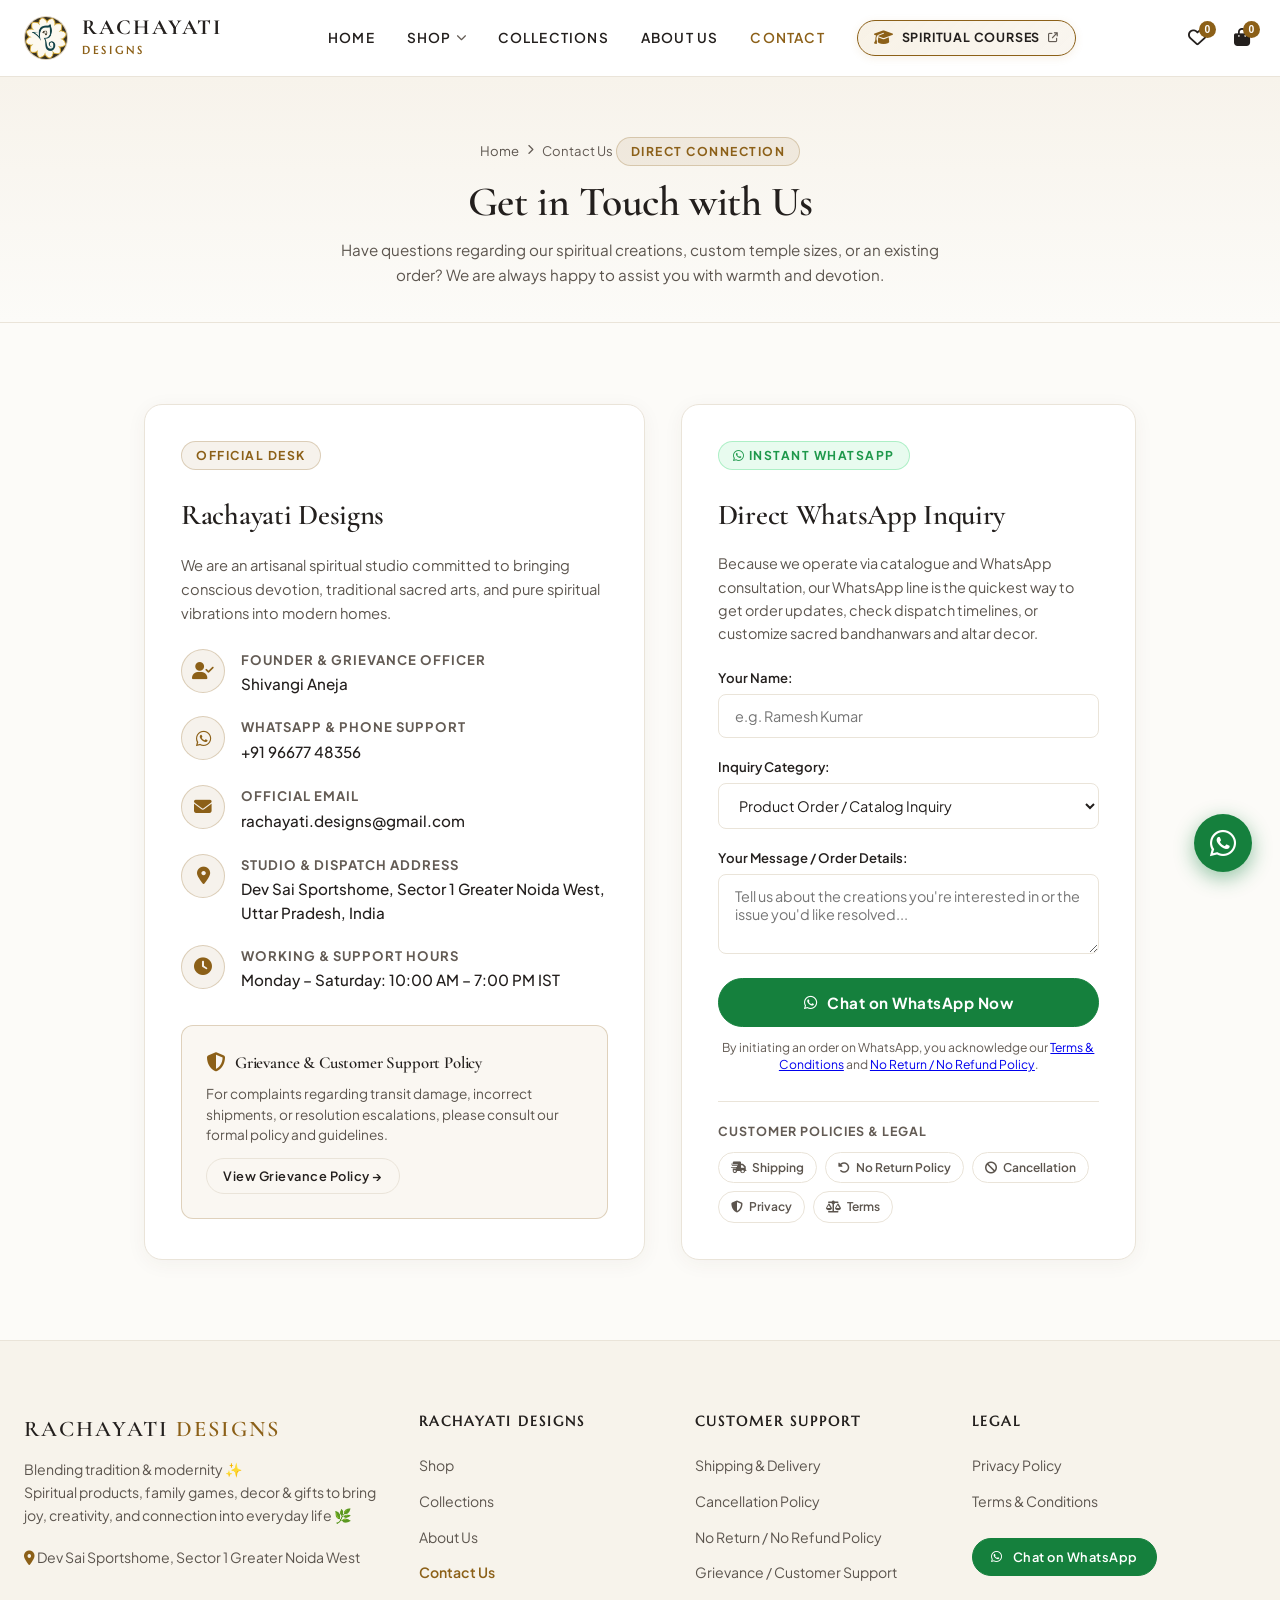
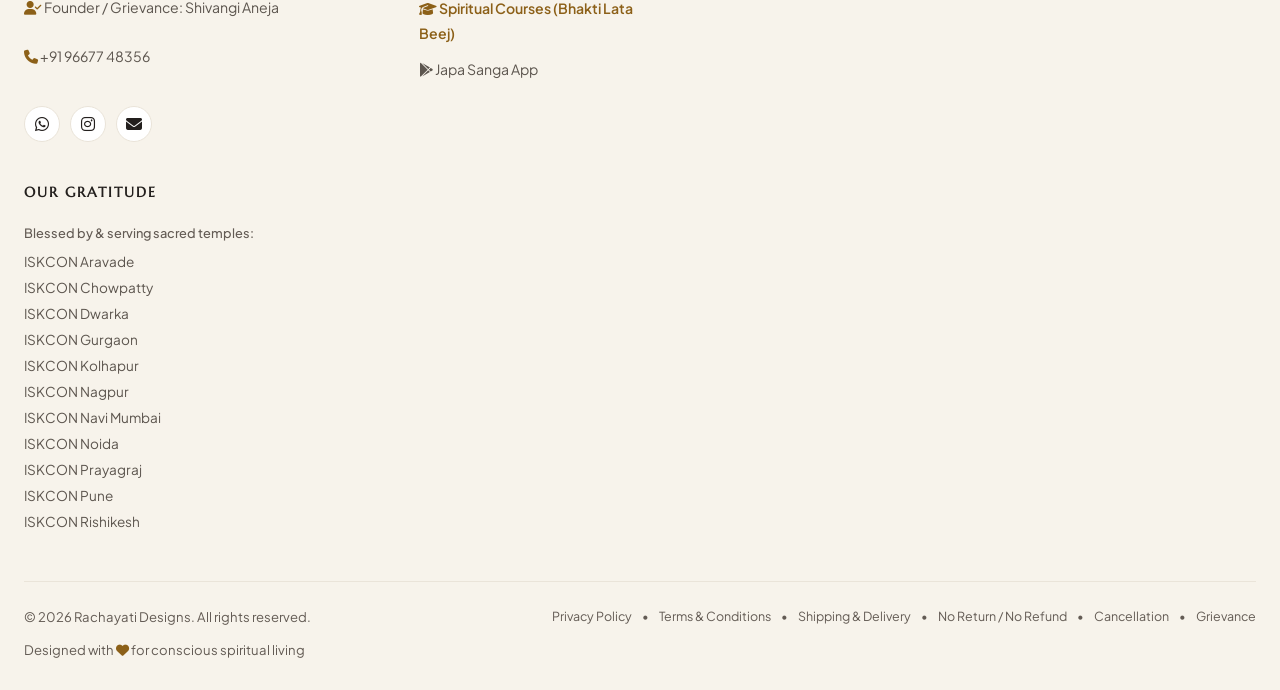
<file: contact.html>
<!DOCTYPE html>
<html lang="en">
<head>
    <link rel="icon" type="image/x-icon" href="favicon.ico">
    <meta charset="UTF-8">
    <meta name="viewport" content="width=device-width, initial-scale=1.0">
    <title>Contact Us | Rachayati Designs</title>
    <meta name="description" content="Get in touch with Rachayati Designs. Chat with us directly on WhatsApp, email our team, or connect with Grievance Officer Shivangi Aneja for order assistance.">
    <link rel="canonical" href="https://www.rachayatidesigns.com/contact.html">
    
    <!-- Google Fonts -->
    <link rel="preconnect" href="https://fonts.googleapis.com">
    <link rel="preconnect" href="https://fonts.gstatic.com" crossorigin>
    <link href="https://fonts.googleapis.com/css2?family=Cormorant+Garamond:ital,wght@0,600;0,700;1,400&family=Marcellus&family=Plus+Jakarta+Sans:wght@400;500;600;700&display=swap" rel="stylesheet" media="print" onload="this.media='all'">
    <noscript>
        <link href="https://fonts.googleapis.com/css2?family=Cormorant+Garamond:ital,wght@0,600;0,700;1,400&family=Marcellus&family=Plus+Jakarta+Sans:wght@400;500;600;700&display=swap" rel="stylesheet">
    </noscript>
    
    <!-- Font Awesome -->
    <link rel="stylesheet" href="https://cdnjs.cloudflare.com/ajax/libs/font-awesome/6.5.1/css/all.min.css" media="print" onload="this.media='all'">
    <noscript>
        <link rel="stylesheet" href="https://cdnjs.cloudflare.com/ajax/libs/font-awesome/6.5.1/css/all.min.css">
    </noscript>
    
    <!-- Custom CSS -->
    <link rel="stylesheet" href="style.min.css?v=11">
</head>
<body class="contact-page-body">

    <!-- Main Navigation Header -->
    <header class="main-header" id="header">
        <div class="nav-container">
            <a href="index.html" class="brand-link">
                <div class="brand-mandala-icon">
                    <img src="Logo.jpg" alt="Rachayati Designs" onerror="this.innerHTML='<i class=\'fa-solid fa-om\'></i>'">
                </div>
                <div class="brand-text-block">
                    <span class="brand-main-title">Rachayati</span>
                    <span class="brand-sub-title">Designs</span>
                </div>
            </a>

            <ul class="nav-menu">
                <li class="nav-item"><a href="index.html" class="nav-link">Home</a></li>
                <li class="nav-item has-dropdown">
                    <div class="nav-link-row">
                        <a href="shop.html" class="nav-link">Shop</a>
                        <button type="button" class="nav-dropdown-toggle" aria-label="Toggle Shop categories">
                            <i class="fa-solid fa-chevron-down dropdown-arrow"></i>
                        </button>
                    </div>
                    <div class="nav-dropdown">
                        <a href="shop.html?category=all" class="dropdown-item" style="font-weight: 700; color: var(--gold-primary);">All 40 Products →</a>
                        <a href="shop.html?category=bandhanwar" class="dropdown-item">Sacred Bandhanwars (8)</a>
                        <a href="shop.html?category=fridge-magnet" class="dropdown-item">Devotional Fridge Magnets (14)</a>
                        <a href="shop.html?category=tulsi-dress" class="dropdown-item">Tulsi Maharani Dresses (12)</a>
                        <a href="shop.html?category=led-mahamantra" class="dropdown-item">LED Lit Mahamantra (1)</a>
                        <a href="shop.html?category=wall-hanging" class="dropdown-item">Sacred Wall Hangings (1)</a>
                        <a href="shop.html?category=car-dashboard" class="dropdown-item">Car Dashboard Keepsakes (2)</a>
                        <a href="shop.html?category=car-hanging" class="dropdown-item">Car Hanging Accessories (2)</a>
                    </div>
                </li>
                <li class="nav-item"><a href="collections.html" class="nav-link">Collections</a></li>
                <li class="nav-item"><a href="index.html#story" class="nav-link">About Us</a></li>
                <li class="nav-item"><a href="contact.html" class="nav-link active">Contact</a></li>
                <li class="nav-item">
                    <a href="https://bhaktilatabeej.com/" target="_blank" rel="noopener noreferrer" class="nav-courses-btn" title="Bhakti Lata Beej - Spiritual Courses & Wisdom">
                        <i class="fa-solid fa-graduation-cap"></i>
                        <span>Spiritual Courses</span>
                        <i class="fa-solid fa-arrow-up-right-from-square nav-external-arrow"></i>
                    </a>
                </li>
            </ul>

            <div class="nav-actions">
                <button class="nav-icon-btn" id="wishlistToggleBtn" title="Wishlist">
                    <i class="fa-regular fa-heart"></i>
                    <span class="nav-badge-count" id="wishlistCount">0</span>
                </button>
                <button class="nav-icon-btn" id="cartToggleBtn" title="Inquiries & Cart">
                    <i class="fa-solid fa-bag-shopping"></i>
                    <span class="nav-badge-count" id="cartCount">0</span>
                </button>
                <button class="mobile-toggle" id="mobileMenuBtn">
                    <i class="fa-solid fa-bars"></i>
                </button>
            </div>
        </div>
    </header>

    <!-- CONTACT HERO HEADER -->
    <section class="policy-hero-header">
        <div class="container">
            <div class="policy-breadcrumbs">
                <a href="index.html">Home</a>
                <i class="fa-solid fa-chevron-right" style="font-size: 0.65rem;"></i>
                <span>Contact Us</span>
            </div>
            <span class="policy-badge-tag">Direct Connection</span>
            <h1 class="policy-title">Get in Touch with Us</h1>
            <p style="max-width: 600px; margin: 0 auto; color: var(--text-secondary); font-size: 0.95rem;">
                Have questions regarding our spiritual creations, custom temple sizes, or an existing order? We are always happy to assist you with warmth and devotion.
            </p>
        </div>
    </section>

    <!-- CONTACT MAIN CONTAINER -->
    <main class="policy-content-wrapper">
        <div class="container" style="max-width: 1040px;">
            <div class="contact-grid">
                
                <!-- Left Column: Business & Grievance Information -->
                <div class="contact-card-box">
                    <span class="policy-badge-tag">Official Desk</span>
                    <h2 style="font-family: var(--font-heading); font-size: 1.8rem; margin: 10px 0 16px;">Rachayati Designs</h2>
                    <p style="font-size: 0.92rem; color: var(--text-secondary); line-height: 1.6;">
                        We are an artisanal spiritual studio committed to bringing conscious devotion, traditional sacred arts, and pure spiritual vibrations into modern homes.
                    </p>

                    <div class="contact-info-list">
                        <div class="contact-info-row">
                            <div class="contact-icon-circle"><i class="fa-solid fa-user-check"></i></div>
                            <div class="contact-detail-col">
                                <strong>Founder &amp; Grievance Officer</strong>
                                <p>Shivangi Aneja</p>
                            </div>
                        </div>

                        <div class="contact-info-row">
                            <div class="contact-icon-circle"><i class="fa-brands fa-whatsapp"></i></div>
                            <div class="contact-detail-col">
                                <strong>WhatsApp &amp; Phone Support</strong>
                                <a href="https://wa.me/919667748356" target="_blank">+91 96677 48356</a>
                            </div>
                        </div>

                        <div class="contact-info-row">
                            <div class="contact-icon-circle"><i class="fa-solid fa-envelope"></i></div>
                            <div class="contact-detail-col">
                                <strong>Official Email</strong>
                                <a href="mailto:rachayati.designs@gmail.com">rachayati.designs@gmail.com</a>
                            </div>
                        </div>

                        <div class="contact-info-row">
                            <div class="contact-icon-circle"><i class="fa-solid fa-location-dot"></i></div>
                            <div class="contact-detail-col">
                                <strong>Studio &amp; Dispatch Address</strong>
                                <p>Dev Sai Sportshome, Sector 1 Greater Noida West, Uttar Pradesh, India</p>
                            </div>
                        </div>

                        <div class="contact-info-row">
                            <div class="contact-icon-circle"><i class="fa-solid fa-clock"></i></div>
                            <div class="contact-detail-col">
                                <strong>Working &amp; Support Hours</strong>
                                <p>Monday – Saturday: 10:00 AM – 7:00 PM IST</p>
                            </div>
                        </div>
                    </div>

                    <!-- Highlighted Grievance Callout Box -->
                    <div class="contact-grievance-highlight">
                        <div style="display: flex; align-items: center; gap: 10px; margin-bottom: 8px;">
                            <i class="fa-solid fa-shield-halved gold-text" style="font-size: 1.2rem;"></i>
                            <h4 style="font-size: 1.05rem; margin: 0;">Grievance &amp; Customer Support Policy</h4>
                        </div>
                        <p style="font-size: 0.85rem; color: var(--text-secondary); line-height: 1.5; margin-bottom: 12px;">
                            For complaints regarding transit damage, incorrect shipments, or resolution escalations, please consult our formal policy and guidelines.
                        </p>
                        <a href="grievance-customer-support.html" class="btn btn-outline" style="font-size: 0.8rem; padding: 7px 16px;">
                            View Grievance Policy →
                        </a>
                    </div>
                </div>

                <!-- Right Column: Quick WhatsApp Order & Message Helper -->
                <div class="contact-card-box" style="display: flex; flex-direction: column; justify-content: space-between;">
                    <div>
                        <span class="policy-badge-tag" style="background: rgba(37, 211, 102, 0.1); border-color: rgba(37, 211, 102, 0.3); color: #1e984b;">
                            <i class="fa-brands fa-whatsapp"></i> Instant WhatsApp
                        </span>
                        <h2 style="font-family: var(--font-heading); font-size: 1.8rem; margin: 10px 0 14px;">Direct WhatsApp Inquiry</h2>
                        <p style="font-size: 0.9rem; color: var(--text-secondary); line-height: 1.6; margin-bottom: 22px;">
                            Because we operate via catalogue and WhatsApp consultation, our WhatsApp line is the quickest way to get order updates, check dispatch timelines, or customize sacred bandhanwars and altar decor.
                        </p>

                        <div class="contact-form-group">
                            <label for="inquiryName">Your Name:</label>
                            <input type="text" id="inquiryName" class="contact-form-control" placeholder="e.g. Ramesh Kumar">
                        </div>

                        <div class="contact-form-group">
                            <label for="inquiryTopic">Inquiry Category:</label>
                            <select id="inquiryTopic" class="contact-form-control">
                                <option value="Product Order / Inquiry">Product Order / Catalog Inquiry</option>
                                <option value="Custom Size / Bulk Temple Order">Custom Size / Altar / Bulk Temple Order</option>
                                <option value="Shipping Status / Delivery">Shipping Status / Tracking Inquiry</option>
                                <option value="Damage / Order Resolution">Damaged Item / Order Resolution</option>
                                <option value="General Question">General Spiritual Product Question</option>
                            </select>
                        </div>

                        <div class="contact-form-group">
                            <label for="inquiryMessage">Your Message / Order Details:</label>
                            <textarea id="inquiryMessage" rows="3" class="contact-form-control" placeholder="Tell us about the creations you're interested in or the issue you'd like resolved..."></textarea>
                        </div>

                        <button type="button" class="btn btn-whatsapp" style="width: 100%; padding: 14px; font-size: 0.95rem; font-weight: 700;" onclick="sendCustomContactWhatsApp()">
                            <i class="fa-brands fa-whatsapp"></i> Chat on WhatsApp Now
                        </button>

                        <div style="font-size: 0.76rem; color: var(--text-muted); text-align: center; margin-top: 12px; line-height: 1.4;">
                            By initiating an order on WhatsApp, you acknowledge our <a href="terms-and-conditions.html" target="_blank" style="text-decoration: underline;">Terms &amp; Conditions</a> and <a href="return-refund-policy.html" target="_blank" style="text-decoration: underline;">No Return / No Refund Policy</a>.
                        </div>
                    </div>

                    <!-- Support Policies Quick Links -->
                    <div style="margin-top: 28px; padding-top: 20px; border-top: 1px solid var(--border-light);">
                        <span style="display: block; font-size: 0.78rem; text-transform: uppercase; letter-spacing: 1px; color: var(--text-muted); margin-bottom: 10px; font-weight: 700;">
                            Customer Policies &amp; Legal
                        </span>
                        <div style="display: flex; flex-wrap: wrap; gap: 8px;">
                            <a href="shipping-policy.html" class="policy-nav-pill" style="font-size: 0.75rem; padding: 5px 12px;"><i class="fa-solid fa-truck-fast"></i> Shipping</a>
                            <a href="return-refund-policy.html" class="policy-nav-pill" style="font-size: 0.75rem; padding: 5px 12px;"><i class="fa-solid fa-rotate-left"></i> No Return Policy</a>
                            <a href="cancellation-policy.html" class="policy-nav-pill" style="font-size: 0.75rem; padding: 5px 12px;"><i class="fa-solid fa-ban"></i> Cancellation</a>
                            <a href="privacy-policy.html" class="policy-nav-pill" style="font-size: 0.75rem; padding: 5px 12px;"><i class="fa-solid fa-shield-halved"></i> Privacy</a>
                            <a href="terms-and-conditions.html" class="policy-nav-pill" style="font-size: 0.75rem; padding: 5px 12px;"><i class="fa-solid fa-scale-balanced"></i> Terms</a>
                        </div>
                    </div>

                </div>

            </div>
        </div>
    </main>

    <!-- FOOTER -->
    <footer class="main-footer" id="footer">
        <div class="container">
            <div class="footer-grid">
                <!-- Col 1: Brand & Contact -->
                <div class="footer-brand">
                    <h3>Rachayati <span class="gold-text">Designs</span></h3>
                    <p>Blending tradition &amp; modernity ✨<br>Spiritual products, family games, decor &amp; gifts to bring joy, creativity, and connection into everyday life 🌿</p>
                    <div class="footer-contact-brief">
                        <p><i class="fa-solid fa-location-dot gold-text"></i> Dev Sai Sportshome, Sector 1 Greater Noida West</p>
                        <p><i class="fa-solid fa-user-check gold-text"></i> Founder / Grievance: Shivangi Aneja</p>
                        <p><a href="tel:+919667748356"><i class="fa-solid fa-phone gold-text"></i> +91 96677 48356</a></p>
                    </div>
                    <div class="footer-social-links">
                        <a href="https://wa.me/919667748356?text=Namaste%20Rachayati%20Designs!" target="_blank" class="footer-social-btn" title="WhatsApp" aria-label="Chat on WhatsApp"><i class="fa-brands fa-whatsapp"></i></a>
                        <a href="https://www.instagram.com/rachayati.designs/" target="_blank" class="footer-social-btn" title="Instagram (@rachayati.designs)" aria-label="Visit Instagram page"><i class="fa-brands fa-instagram"></i></a>
                        <a href="mailto:rachayati.designs@gmail.com" class="footer-social-btn" title="Email" aria-label="Send email"><i class="fa-solid fa-envelope"></i></a>
                    </div>
                </div>

                <!-- Col 2: Navigation -->
                <div class="footer-col">
                    <h4>Rachayati Designs</h4>
                    <ul class="footer-links-list">
                        <li><a href="shop.html">Shop</a></li>
                        <li><a href="collections.html">Collections</a></li>
                        <li><a href="index.html#story">About Us</a></li>
                        <li><a href="contact.html" style="color: var(--gold-primary); font-weight: 600;">Contact Us</a></li>
                        <li><a href="https://bhaktilatabeej.com/" target="_blank" rel="noopener noreferrer" style="color: var(--gold-primary); font-weight: 600;"><i class="fa-solid fa-graduation-cap"></i> Spiritual Courses (Bhakti Lata Beej)</a></li>
                        <li><a href="https://play.google.com/store/apps/details?id=com.bhaktilatabeej.japasanga&pli=1" target="_blank" rel="noopener noreferrer"><i class="fa-brands fa-google-play"></i> Japa Sanga App</a></li>
                    </ul>
                </div>

                <!-- Col 3: Customer Support Policies -->
                <div class="footer-col">
                    <h4>Customer Support</h4>
                    <ul class="footer-links-list">
                        <li><a href="shipping-policy.html">Shipping &amp; Delivery</a></li>
                        <li><a href="cancellation-policy.html">Cancellation Policy</a></li>
                        <li><a href="return-refund-policy.html">No Return / No Refund Policy</a></li>
                        <li><a href="grievance-customer-support.html">Grievance / Customer Support</a></li>
                    </ul>
                </div>

                <!-- Col 4: Legal Policies -->
                <div class="footer-col">
                    <h4>Legal</h4>
                    <ul class="footer-links-list">
                        <li><a href="privacy-policy.html">Privacy Policy</a></li>
                        <li><a href="terms-and-conditions.html">Terms &amp; Conditions</a></li>
                    </ul>
                    <div style="margin-top: 24px;">
                        <a href="https://wa.me/919667748356?text=Namaste%20Rachayati%20Designs!%20I%20would%20like%20to%20order%20products." target="_blank" class="btn btn-whatsapp" style="font-size: 0.8rem; padding: 8px 18px; width: fit-content;">
                            <i class="fa-brands fa-whatsapp"></i> Chat on WhatsApp
                        </a>
                    </div>
                </div>

                <!-- Col 5: Gratitude -->
                <div class="footer-col footer-col-gratitude">
                    <h4>Our Gratitude</h4>
                    <p style="font-size: 0.8rem; color: var(--text-muted); margin-bottom: 8px; font-weight: 500;">
                        Blessed by &amp; serving sacred temples:
                    </p>
                    <ul class="footer-links-list gratitude-temples-list">
                        <li>ISKCON Aravade</li>
                        <li>ISKCON Chowpatty</li>
                        <li>ISKCON Dwarka</li>
                        <li>ISKCON Gurgaon</li>
                        <li>ISKCON Kolhapur</li>
                        <li>ISKCON Nagpur</li>
                        <li>ISKCON Navi Mumbai</li>
                        <li>ISKCON Noida</li>
                        <li>ISKCON Prayagraj</li>
                        <li>ISKCON Pune</li>
                        <li>ISKCON Rishikesh</li>
                    </ul>
                </div>
            </div>

            <div class="footer-bottom">
                <p>&copy; <span id="currentYear">2026</span> Rachayati Designs. All rights reserved.</p>
                <div class="footer-bottom-legal-links">
                    <a href="privacy-policy.html">Privacy Policy</a>
                    <span>•</span>
                    <a href="terms-and-conditions.html">Terms &amp; Conditions</a>
                    <span>•</span>
                    <a href="shipping-policy.html">Shipping &amp; Delivery</a>
                    <span>•</span>
                    <a href="return-refund-policy.html">No Return / No Refund</a>
                    <span>•</span>
                    <a href="cancellation-policy.html">Cancellation</a>
                    <span>•</span>
                    <a href="grievance-customer-support.html">Grievance</a>
                </div>
                <p>Designed with <i class="fa-solid fa-heart gold-text"></i> for conscious spiritual living</p>
            </div>
        </div>
    </footer>

    <!-- WISHLIST DRAWER -->
    <div class="drawer-backdrop" id="wishlistDrawer" aria-hidden="true">
        <div class="drawer-panel">
            <div class="drawer-header">
                <h3>Saved Favorites (<span id="drawerWishlistCount">0</span>)</h3>
                <button class="drawer-close" id="wishlistCloseBtn" aria-label="Close saved favorites drawer"><i class="fa-solid fa-xmark"></i></button>
            </div>
            <div class="drawer-body" id="wishlistItemsContainer"></div>
            <div class="drawer-footer" id="wishlistFooter" style="display: none;">
                <button class="btn btn-dark" style="width: 100%;" id="moveWishlistToCartBtn">
                    Move All to Cart
                </button>
            </div>
        </div>
    </div>

    <!-- CART / INQUIRY DRAWER -->
    <div class="drawer-backdrop" id="cartDrawer" aria-hidden="true">
        <div class="drawer-panel">
            <div class="drawer-header">
                <h3>Shopping Cart (<span id="drawerCartCount">0</span>)</h3>
                <button class="drawer-close" id="cartCloseBtn" aria-label="Close shopping cart drawer"><i class="fa-solid fa-xmark"></i></button>
            </div>
            <div class="drawer-body" id="cartItemsContainer"></div>
            <div class="drawer-footer" id="cartFooter" style="display: none;">
                <div class="drawer-total-row">
                    <span>Estimated Total:</span>
                    <span style="color: var(--gold-primary);" id="drawerCartTotal">₹0</span>
                </div>
                <!-- Policy Notice before WhatsApp Order -->
                <div class="drawer-policy-notice">
                    By placing an order on WhatsApp, you agree to our 
                    <a href="terms-and-conditions.html" target="_blank">Terms</a> &amp; 
                    <a href="return-refund-policy.html" target="_blank">No Return / No Refund Policy</a>.
                </div>
                <button class="btn btn-whatsapp" style="width: 100%;" id="whatsappCheckoutBtn">
                    <i class="fa-brands fa-whatsapp"></i> Send Order on WhatsApp
                </button>
                <div class="drawer-policy-links">
                    <a href="shipping-policy.html" target="_blank"><i class="fa-solid fa-truck-fast"></i> Shipping</a>
                    <span>•</span>
                    <a href="return-refund-policy.html" target="_blank"><i class="fa-solid fa-rotate-left"></i> Returns</a>
                    <span>•</span>
                    <a href="terms-and-conditions.html" target="_blank">Terms</a>
                </div>
                <a href="shop.html" class="btn btn-outline" style="width: 100%; font-size: 0.84rem; text-align: center;" onclick="closeCartDrawer()">
                    <i class="fa-solid fa-plus gold-text"></i> Add More Products from Store
                </a>
                <button class="btn-clear-cart" id="clearCartBtn">Clear List</button>
            </div>
        </div>
    </div>

    <!-- TOAST NOTIFICATION -->
    <div class="toast-box" id="toastNotification">
        <i class="fa-solid fa-circle-check gold-text"></i>
        <span id="toastMessage">Item updated!</span>
    </div>

    <!-- FLOATING WHATSAPP HOTLINE BUTTON -->
    <a href="https://wa.me/919667748356?text=Namaste%20Rachayati%20Designs!%20I%20have%20an%20inquiry%20regarding%20spiritual%20products." target="_blank" class="floating-whatsapp-btn" title="Chat on WhatsApp" aria-label="WhatsApp Support">
        <i class="fa-brands fa-whatsapp"></i>
        <span class="wa-tooltip">Order &amp; Inquire on WhatsApp</span>
    </a>

    <script>
        function sendCustomContactWhatsApp() {
            const name = document.getElementById('inquiryName').value.trim() || 'Visitor';
            const topic = document.getElementById('inquiryTopic').value;
            const message = document.getElementById('inquiryMessage').value.trim();
            
            let text = `Namaste Shivangi ji! 🙏\n\nMy Name: ${name}\nInquiry Topic: ${topic}\n`;
            if (message) {
                text += `Message/Details: ${message}\n`;
            }
            text += `\nPlease guide me. Thank you!`;
            
            const url = `https://wa.me/919667748356?text=${encodeURIComponent(text)}`;
            window.open(url, '_blank');
        }
    </script>
    <script src="app.js?v=11" defer></script>
</body>
</html>
</file>
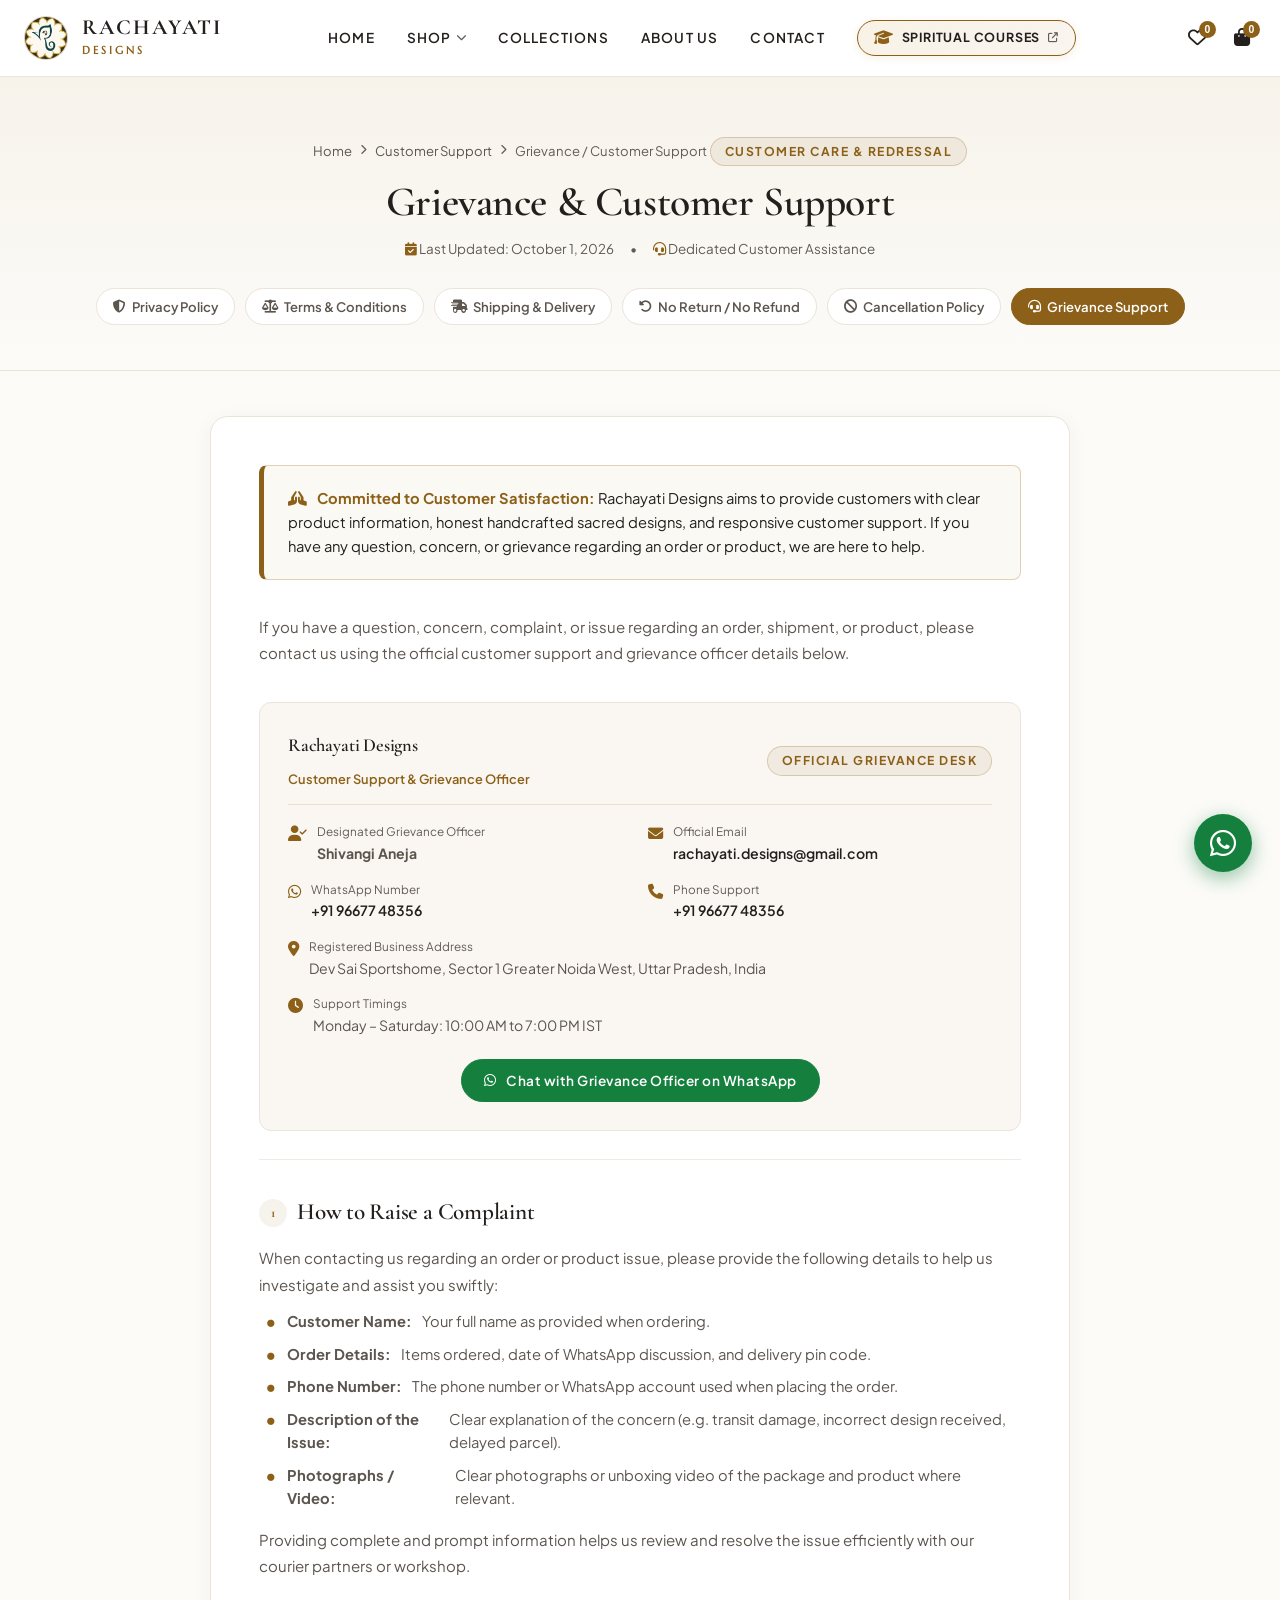
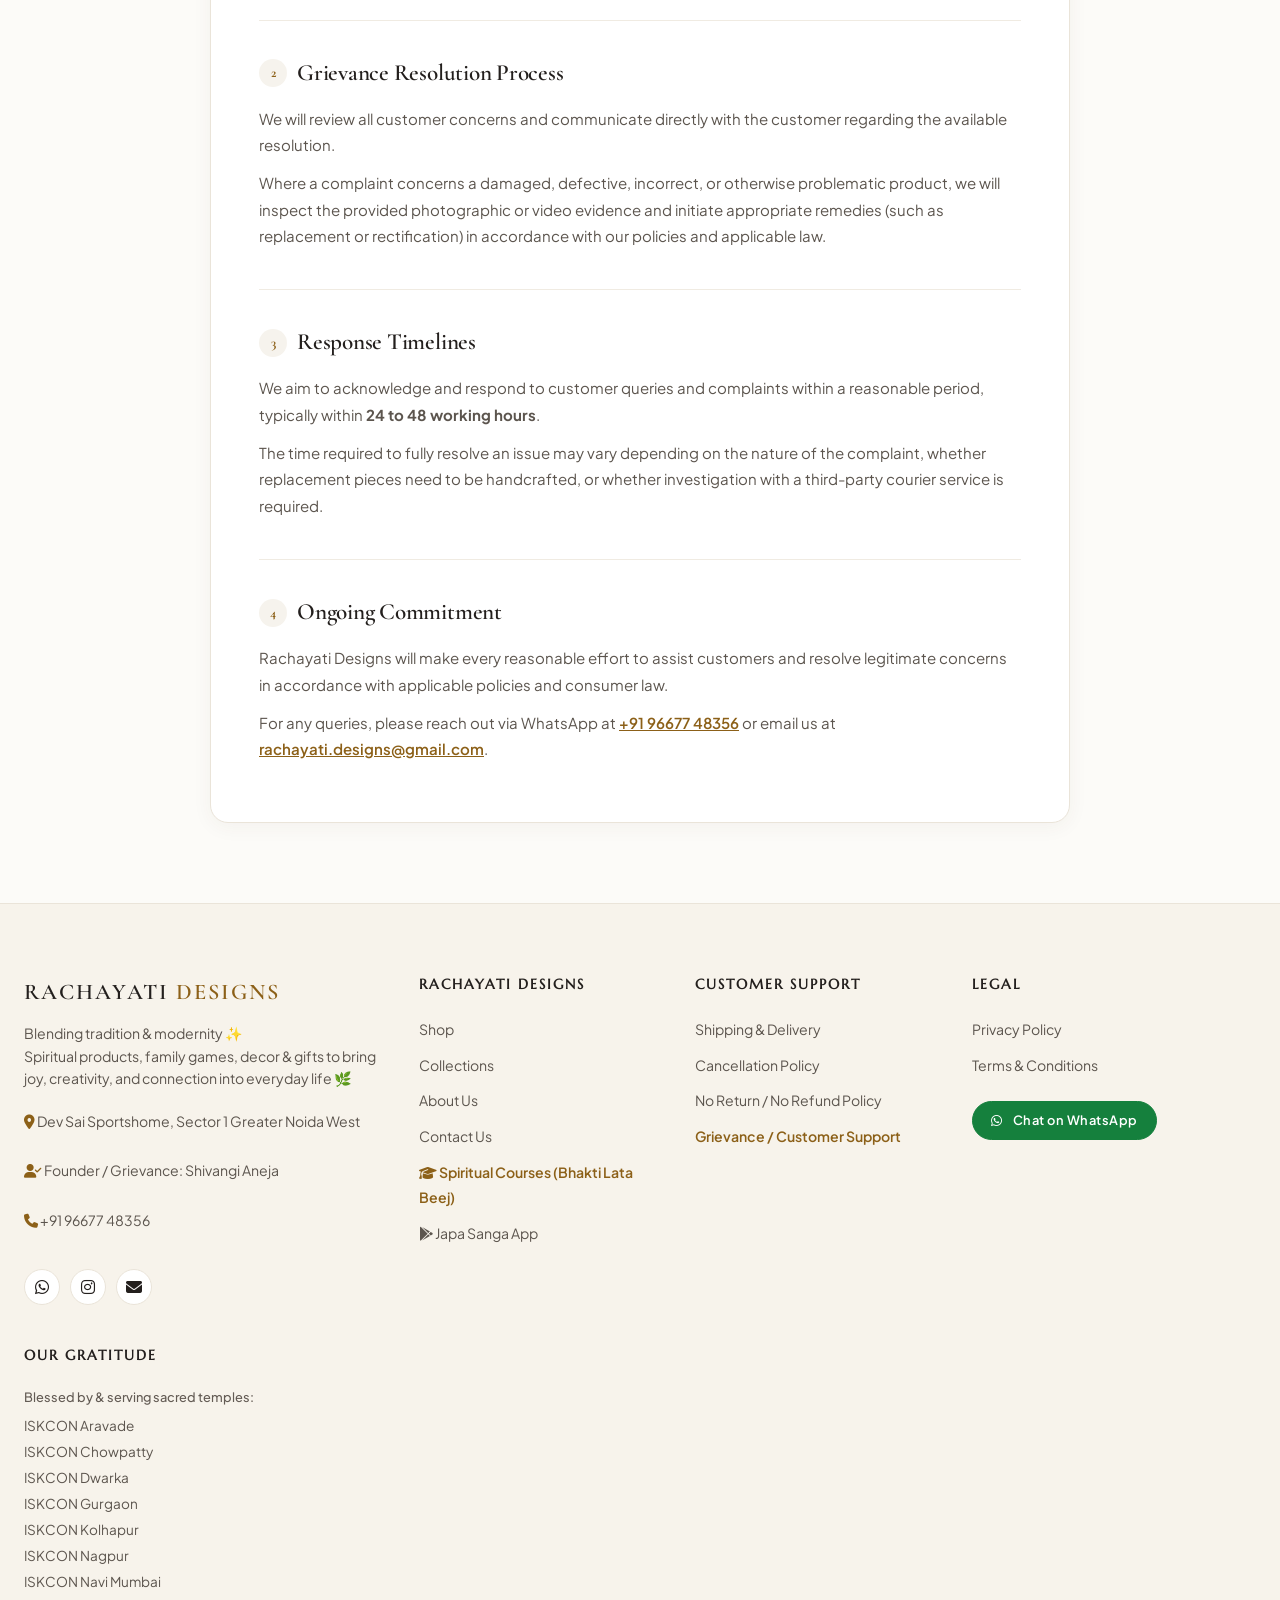
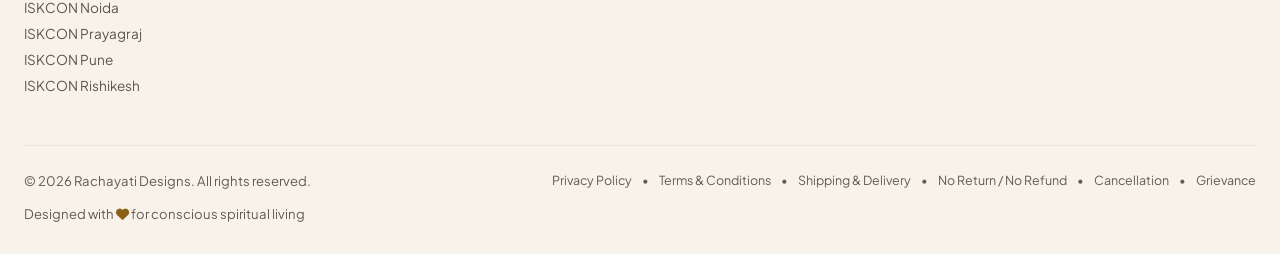
<file: grievance-customer-support.html>
<!DOCTYPE html>
<html lang="en">
<head>
    <link rel="icon" type="image/x-icon" href="favicon.ico">
    <meta charset="UTF-8">
    <meta name="viewport" content="width=device-width, initial-scale=1.0">
    <title>Grievance & Customer Support | Rachayati Designs</title>
    <meta name="description" content="Grievance Redressal and Customer Support for Rachayati Designs. Contact Grievance Officer Shivangi Aneja for assistance, queries, and order support.">
    <link rel="canonical" href="https://www.rachayatidesigns.com/grievance-customer-support.html">
    
    <!-- Google Fonts -->
    <link rel="preconnect" href="https://fonts.googleapis.com">
    <link rel="preconnect" href="https://fonts.gstatic.com" crossorigin>
    <link href="https://fonts.googleapis.com/css2?family=Cormorant+Garamond:ital,wght@0,600;0,700;1,400&family=Marcellus&family=Plus+Jakarta+Sans:wght@400;500;600;700&display=swap" rel="stylesheet" media="print" onload="this.media='all'">
    <noscript>
        <link href="https://fonts.googleapis.com/css2?family=Cormorant+Garamond:ital,wght@0,600;0,700;1,400&family=Marcellus&family=Plus+Jakarta+Sans:wght@400;500;600;700&display=swap" rel="stylesheet">
    </noscript>
    
    <!-- Font Awesome -->
    <link rel="stylesheet" href="https://cdnjs.cloudflare.com/ajax/libs/font-awesome/6.5.1/css/all.min.css" media="print" onload="this.media='all'">
    <noscript>
        <link rel="stylesheet" href="https://cdnjs.cloudflare.com/ajax/libs/font-awesome/6.5.1/css/all.min.css">
    </noscript>
    
    <!-- Custom CSS -->
    <link rel="stylesheet" href="style.min.css?v=11">
</head>
<body class="policy-page-body">

    <!-- Main Navigation Header -->
    <header class="main-header" id="header">
        <div class="nav-container">
            <a href="index.html" class="brand-link">
                <div class="brand-mandala-icon">
                    <img src="Logo.jpg" alt="Rachayati Designs" onerror="this.innerHTML='<i class=\'fa-solid fa-om\'></i>'">
                </div>
                <div class="brand-text-block">
                    <span class="brand-main-title">Rachayati</span>
                    <span class="brand-sub-title">Designs</span>
                </div>
            </a>

            <ul class="nav-menu">
                <li class="nav-item"><a href="index.html" class="nav-link">Home</a></li>
                <li class="nav-item has-dropdown">
                    <div class="nav-link-row">
                        <a href="shop.html" class="nav-link">Shop</a>
                        <button type="button" class="nav-dropdown-toggle" aria-label="Toggle Shop categories">
                            <i class="fa-solid fa-chevron-down dropdown-arrow"></i>
                        </button>
                    </div>
                    <div class="nav-dropdown">
                        <a href="shop.html?category=all" class="dropdown-item" style="font-weight: 700; color: var(--gold-primary);">All 40 Products →</a>
                        <a href="shop.html?category=bandhanwar" class="dropdown-item">Sacred Bandhanwars (8)</a>
                        <a href="shop.html?category=fridge-magnet" class="dropdown-item">Devotional Fridge Magnets (14)</a>
                        <a href="shop.html?category=tulsi-dress" class="dropdown-item">Tulsi Maharani Dresses (12)</a>
                        <a href="shop.html?category=led-mahamantra" class="dropdown-item">LED Lit Mahamantra (1)</a>
                        <a href="shop.html?category=wall-hanging" class="dropdown-item">Sacred Wall Hangings (1)</a>
                        <a href="shop.html?category=car-dashboard" class="dropdown-item">Car Dashboard Keepsakes (2)</a>
                        <a href="shop.html?category=car-hanging" class="dropdown-item">Car Hanging Accessories (2)</a>
                    </div>
                </li>
                <li class="nav-item"><a href="collections.html" class="nav-link">Collections</a></li>
                <li class="nav-item"><a href="index.html#story" class="nav-link">About Us</a></li>
                <li class="nav-item"><a href="contact.html" class="nav-link">Contact</a></li>
                <li class="nav-item">
                    <a href="https://bhaktilatabeej.com/" target="_blank" rel="noopener noreferrer" class="nav-courses-btn" title="Bhakti Lata Beej - Spiritual Courses & Wisdom">
                        <i class="fa-solid fa-graduation-cap"></i>
                        <span>Spiritual Courses</span>
                        <i class="fa-solid fa-arrow-up-right-from-square nav-external-arrow"></i>
                    </a>
                </li>
            </ul>

            <div class="nav-actions">
                <button class="nav-icon-btn" id="wishlistToggleBtn" title="Wishlist">
                    <i class="fa-regular fa-heart"></i>
                    <span class="nav-badge-count" id="wishlistCount">0</span>
                </button>
                <button class="nav-icon-btn" id="cartToggleBtn" title="Inquiries & Cart">
                    <i class="fa-solid fa-bag-shopping"></i>
                    <span class="nav-badge-count" id="cartCount">0</span>
                </button>
                <button class="mobile-toggle" id="mobileMenuBtn">
                    <i class="fa-solid fa-bars"></i>
                </button>
            </div>
        </div>
    </header>

    <!-- POLICY HERO HEADER -->
    <section class="policy-hero-header">
        <div class="container">
            <div class="policy-breadcrumbs">
                <a href="index.html">Home</a>
                <i class="fa-solid fa-chevron-right" style="font-size: 0.65rem;"></i>
                <a href="#footer">Customer Support</a>
                <i class="fa-solid fa-chevron-right" style="font-size: 0.65rem;"></i>
                <span>Grievance / Customer Support</span>
            </div>
            <span class="policy-badge-tag">Customer Care &amp; Redressal</span>
            <h1 class="policy-title">Grievance &amp; Customer Support</h1>
            <div class="policy-meta-row">
                <span><i class="fa-regular fa-calendar-check gold-text"></i> Last Updated: October 1, 2026</span>
                <span>•</span>
                <span><i class="fa-solid fa-headset gold-text"></i> Dedicated Customer Assistance</span>
            </div>

            <!-- Policy Navigation Bar -->
            <div class="policy-nav-strip">
                <a href="privacy-policy.html" class="policy-nav-pill"><i class="fa-solid fa-shield-halved"></i> Privacy Policy</a>
                <a href="terms-and-conditions.html" class="policy-nav-pill"><i class="fa-solid fa-scale-balanced"></i> Terms &amp; Conditions</a>
                <a href="shipping-policy.html" class="policy-nav-pill"><i class="fa-solid fa-truck-fast"></i> Shipping &amp; Delivery</a>
                <a href="return-refund-policy.html" class="policy-nav-pill"><i class="fa-solid fa-rotate-left"></i> No Return / No Refund</a>
                <a href="cancellation-policy.html" class="policy-nav-pill"><i class="fa-solid fa-ban"></i> Cancellation Policy</a>
                <a href="grievance-customer-support.html" class="policy-nav-pill active"><i class="fa-solid fa-headset"></i> Grievance Support</a>
            </div>
        </div>
    </section>

    <!-- POLICY CONTENT -->
    <main class="policy-content-wrapper">
        <div class="container">
            <article class="policy-card">
                
                <div class="policy-callout-box">
                    <i class="fa-solid fa-hands-praying"></i>
                    <strong>Committed to Customer Satisfaction:</strong> Rachayati Designs aims to provide customers with clear product information, honest handcrafted sacred designs, and responsive customer support. If you have any question, concern, or grievance regarding an order or product, we are here to help.
                </div>

                <div class="policy-section">
                    <p class="policy-text">
                        If you have a question, concern, complaint, or issue regarding an order, shipment, or product, please contact us using the official customer support and grievance officer details below.
                    </p>

                    <!-- Official Grievance Officer Card -->
                    <div class="policy-contact-card">
                        <div class="policy-contact-header">
                            <div>
                                <h4 style="margin-bottom: 4px;">Rachayati Designs</h4>
                                <span style="font-size: 0.8rem; color: var(--gold-primary); font-weight: 600;">Customer Support &amp; Grievance Officer</span>
                            </div>
                            <span class="policy-badge-tag" style="margin: 0;">Official Grievance Desk</span>
                        </div>
                        <div class="policy-contact-details">
                            <div class="policy-contact-item">
                                <i class="fa-solid fa-user-check"></i>
                                <div>
                                    <small style="color: var(--text-muted); display: block;">Designated Grievance Officer</small>
                                    <strong>Shivangi Aneja</strong>
                                </div>
                            </div>
                            <div class="policy-contact-item">
                                <i class="fa-solid fa-envelope"></i>
                                <div>
                                    <small style="color: var(--text-muted); display: block;">Official Email</small>
                                    <a href="mailto:rachayati.designs@gmail.com">rachayati.designs@gmail.com</a>
                                </div>
                            </div>
                            <div class="policy-contact-item">
                                <i class="fa-brands fa-whatsapp"></i>
                                <div>
                                    <small style="color: var(--text-muted); display: block;">WhatsApp Number</small>
                                    <a href="https://wa.me/919667748356" target="_blank">+91 96677 48356</a>
                                </div>
                            </div>
                            <div class="policy-contact-item">
                                <i class="fa-solid fa-phone"></i>
                                <div>
                                    <small style="color: var(--text-muted); display: block;">Phone Support</small>
                                    <a href="tel:+919667748356">+91 96677 48356</a>
                                </div>
                            </div>
                            <div class="policy-contact-item" style="grid-column: 1 / -1;">
                                <i class="fa-solid fa-location-dot"></i>
                                <div>
                                    <small style="color: var(--text-muted); display: block;">Registered Business Address</small>
                                    <span>Dev Sai Sportshome, Sector 1 Greater Noida West, Uttar Pradesh, India</span>
                                </div>
                            </div>
                            <div class="policy-contact-item" style="grid-column: 1 / -1;">
                                <i class="fa-solid fa-clock"></i>
                                <div>
                                    <small style="color: var(--text-muted); display: block;">Support Timings</small>
                                    <span>Monday – Saturday: 10:00 AM to 7:00 PM IST</span>
                                </div>
                            </div>
                        </div>

                        <div style="text-align: center; margin-top: 10px;">
                            <a href="https://wa.me/919667748356?text=Namaste%20Shivangi%20ji,%20I%20have%20a%20support%20request%20or%20grievance." target="_blank" class="btn btn-whatsapp" style="font-size: 0.85rem; padding: 10px 22px;">
                                <i class="fa-brands fa-whatsapp"></i> Chat with Grievance Officer on WhatsApp
                            </a>
                        </div>
                    </div>
                </div>

                <!-- Section: How to Raise a Complaint -->
                <div class="policy-section">
                    <h2 class="policy-section-title"><span class="policy-section-num">1</span> How to Raise a Complaint</h2>
                    <p class="policy-text">
                        When contacting us regarding an order or product issue, please provide the following details to help us investigate and assist you swiftly:
                    </p>
                    <ul class="policy-list">
                        <li><strong>Customer Name:</strong> Your full name as provided when ordering.</li>
                        <li><strong>Order Details:</strong> Items ordered, date of WhatsApp discussion, and delivery pin code.</li>
                        <li><strong>Phone Number:</strong> The phone number or WhatsApp account used when placing the order.</li>
                        <li><strong>Description of the Issue:</strong> Clear explanation of the concern (e.g. transit damage, incorrect design received, delayed parcel).</li>
                        <li><strong>Photographs / Video:</strong> Clear photographs or unboxing video of the package and product where relevant.</li>
                    </ul>
                    <p class="policy-text">
                        Providing complete and prompt information helps us review and resolve the issue efficiently with our courier partners or workshop.
                    </p>
                </div>

                <!-- Section: Grievance Resolution -->
                <div class="policy-section">
                    <h2 class="policy-section-title"><span class="policy-section-num">2</span> Grievance Resolution Process</h2>
                    <p class="policy-text">
                        We will review all customer concerns and communicate directly with the customer regarding the available resolution.
                    </p>
                    <p class="policy-text">
                        Where a complaint concerns a damaged, defective, incorrect, or otherwise problematic product, we will inspect the provided photographic or video evidence and initiate appropriate remedies (such as replacement or rectification) in accordance with our policies and applicable law.
                    </p>
                </div>

                <!-- Section: Response Timelines -->
                <div class="policy-section">
                    <h2 class="policy-section-title"><span class="policy-section-num">3</span> Response Timelines</h2>
                    <p class="policy-text">
                        We aim to acknowledge and respond to customer queries and complaints within a reasonable period, typically within <strong>24 to 48 working hours</strong>.
                    </p>
                    <p class="policy-text">
                        The time required to fully resolve an issue may vary depending on the nature of the complaint, whether replacement pieces need to be handcrafted, or whether investigation with a third-party courier service is required.
                    </p>
                </div>

                <!-- Section: Contact Summary -->
                <div class="policy-section">
                    <h2 class="policy-section-title"><span class="policy-section-num">4</span> Ongoing Commitment</h2>
                    <p class="policy-text">
                        Rachayati Designs will make every reasonable effort to assist customers and resolve legitimate concerns in accordance with applicable policies and consumer law.
                    </p>
                    <p class="policy-text">
                        For any queries, please reach out via WhatsApp at <a href="https://wa.me/919667748356" target="_blank" style="color: var(--gold-primary); font-weight: 600;">+91 96677 48356</a> or email us at <a href="mailto:rachayati.designs@gmail.com" style="color: var(--gold-primary); font-weight: 600;">rachayati.designs@gmail.com</a>.
                    </p>
                </div>

            </article>
        </div>
    </main>

    <!-- FOOTER -->
    <footer class="main-footer" id="footer">
        <div class="container">
            <div class="footer-grid">
                <!-- Col 1: Brand & Contact -->
                <div class="footer-brand">
                    <h3>Rachayati <span class="gold-text">Designs</span></h3>
                    <p>Blending tradition &amp; modernity ✨<br>Spiritual products, family games, decor &amp; gifts to bring joy, creativity, and connection into everyday life 🌿</p>
                    <div class="footer-contact-brief">
                        <p><i class="fa-solid fa-location-dot gold-text"></i> Dev Sai Sportshome, Sector 1 Greater Noida West</p>
                        <p><i class="fa-solid fa-user-check gold-text"></i> Founder / Grievance: Shivangi Aneja</p>
                        <p><a href="tel:+919667748356"><i class="fa-solid fa-phone gold-text"></i> +91 96677 48356</a></p>
                    </div>
                    <div class="footer-social-links">
                        <a href="https://wa.me/919667748356?text=Namaste%20Rachayati%20Designs!" target="_blank" class="footer-social-btn" title="WhatsApp" aria-label="Chat on WhatsApp"><i class="fa-brands fa-whatsapp"></i></a>
                        <a href="https://www.instagram.com/rachayati.designs/" target="_blank" class="footer-social-btn" title="Instagram (@rachayati.designs)" aria-label="Visit Instagram page"><i class="fa-brands fa-instagram"></i></a>
                        <a href="mailto:rachayati.designs@gmail.com" class="footer-social-btn" title="Email" aria-label="Send email"><i class="fa-solid fa-envelope"></i></a>
                    </div>
                </div>

                <!-- Col 2: Navigation -->
                <div class="footer-col">
                    <h4>Rachayati Designs</h4>
                    <ul class="footer-links-list">
                        <li><a href="shop.html">Shop</a></li>
                        <li><a href="collections.html">Collections</a></li>
                        <li><a href="index.html#story">About Us</a></li>
                        <li><a href="contact.html">Contact Us</a></li>
                        <li><a href="https://bhaktilatabeej.com/" target="_blank" rel="noopener noreferrer" style="color: var(--gold-primary); font-weight: 600;"><i class="fa-solid fa-graduation-cap"></i> Spiritual Courses (Bhakti Lata Beej)</a></li>
                        <li><a href="https://play.google.com/store/apps/details?id=com.bhaktilatabeej.japasanga&pli=1" target="_blank" rel="noopener noreferrer"><i class="fa-brands fa-google-play"></i> Japa Sanga App</a></li>
                    </ul>
                </div>

                <!-- Col 3: Customer Support Policies -->
                <div class="footer-col">
                    <h4>Customer Support</h4>
                    <ul class="footer-links-list">
                        <li><a href="shipping-policy.html">Shipping &amp; Delivery</a></li>
                        <li><a href="cancellation-policy.html">Cancellation Policy</a></li>
                        <li><a href="return-refund-policy.html">No Return / No Refund Policy</a></li>
                        <li><a href="grievance-customer-support.html" style="color: var(--gold-primary); font-weight: 600;">Grievance / Customer Support</a></li>
                    </ul>
                </div>

                <!-- Col 4: Legal Policies -->
                <div class="footer-col">
                    <h4>Legal</h4>
                    <ul class="footer-links-list">
                        <li><a href="privacy-policy.html">Privacy Policy</a></li>
                        <li><a href="terms-and-conditions.html">Terms &amp; Conditions</a></li>
                    </ul>
                    <div style="margin-top: 24px;">
                        <a href="https://wa.me/919667748356?text=Namaste%20Rachayati%20Designs!%20I%20would%20like%20to%20order%20products." target="_blank" class="btn btn-whatsapp" style="font-size: 0.8rem; padding: 8px 18px; width: fit-content;">
                            <i class="fa-brands fa-whatsapp"></i> Chat on WhatsApp
                        </a>
                    </div>
                </div>

                <!-- Col 5: Gratitude -->
                <div class="footer-col footer-col-gratitude">
                    <h4>Our Gratitude</h4>
                    <p style="font-size: 0.8rem; color: var(--text-muted); margin-bottom: 8px; font-weight: 500;">
                        Blessed by &amp; serving sacred temples:
                    </p>
                    <ul class="footer-links-list gratitude-temples-list">
                        <li>ISKCON Aravade</li>
                        <li>ISKCON Chowpatty</li>
                        <li>ISKCON Dwarka</li>
                        <li>ISKCON Gurgaon</li>
                        <li>ISKCON Kolhapur</li>
                        <li>ISKCON Nagpur</li>
                        <li>ISKCON Navi Mumbai</li>
                        <li>ISKCON Noida</li>
                        <li>ISKCON Prayagraj</li>
                        <li>ISKCON Pune</li>
                        <li>ISKCON Rishikesh</li>
                    </ul>
                </div>
            </div>

            <div class="footer-bottom">
                <p>&copy; <span id="currentYear">2026</span> Rachayati Designs. All rights reserved.</p>
                <div class="footer-bottom-legal-links">
                    <a href="privacy-policy.html">Privacy Policy</a>
                    <span>•</span>
                    <a href="terms-and-conditions.html">Terms &amp; Conditions</a>
                    <span>•</span>
                    <a href="shipping-policy.html">Shipping &amp; Delivery</a>
                    <span>•</span>
                    <a href="return-refund-policy.html">No Return / No Refund</a>
                    <span>•</span>
                    <a href="cancellation-policy.html">Cancellation</a>
                    <span>•</span>
                    <a href="grievance-customer-support.html">Grievance</a>
                </div>
                <p>Designed with <i class="fa-solid fa-heart gold-text"></i> for conscious spiritual living</p>
            </div>
        </div>
    </footer>

    <!-- WISHLIST DRAWER -->
    <div class="drawer-backdrop" id="wishlistDrawer" aria-hidden="true">
        <div class="drawer-panel">
            <div class="drawer-header">
                <h3>Saved Favorites (<span id="drawerWishlistCount">0</span>)</h3>
                <button class="drawer-close" id="wishlistCloseBtn" aria-label="Close saved favorites drawer"><i class="fa-solid fa-xmark"></i></button>
            </div>
            <div class="drawer-body" id="wishlistItemsContainer"></div>
            <div class="drawer-footer" id="wishlistFooter" style="display: none;">
                <button class="btn btn-dark" style="width: 100%;" id="moveWishlistToCartBtn">
                    Move All to Cart
                </button>
            </div>
        </div>
    </div>

    <!-- CART / INQUIRY DRAWER -->
    <div class="drawer-backdrop" id="cartDrawer" aria-hidden="true">
        <div class="drawer-panel">
            <div class="drawer-header">
                <h3>Shopping Cart (<span id="drawerCartCount">0</span>)</h3>
                <button class="drawer-close" id="cartCloseBtn" aria-label="Close shopping cart drawer"><i class="fa-solid fa-xmark"></i></button>
            </div>
            <div class="drawer-body" id="cartItemsContainer"></div>
            <div class="drawer-footer" id="cartFooter" style="display: none;">
                <div class="drawer-total-row">
                    <span>Estimated Total:</span>
                    <span style="color: var(--gold-primary);" id="drawerCartTotal">₹0</span>
                </div>
                <!-- Policy Notice before WhatsApp Order -->
                <div class="drawer-policy-notice">
                    By placing an order on WhatsApp, you agree to our 
                    <a href="terms-and-conditions.html" target="_blank">Terms</a> &amp; 
                    <a href="return-refund-policy.html" target="_blank">No Return / No Refund Policy</a>.
                </div>
                <button class="btn btn-whatsapp" style="width: 100%;" id="whatsappCheckoutBtn">
                    <i class="fa-brands fa-whatsapp"></i> Send Order on WhatsApp
                </button>
                <div class="drawer-policy-links">
                    <a href="shipping-policy.html" target="_blank"><i class="fa-solid fa-truck-fast"></i> Shipping</a>
                    <span>•</span>
                    <a href="return-refund-policy.html" target="_blank"><i class="fa-solid fa-rotate-left"></i> Returns</a>
                    <span>•</span>
                    <a href="terms-and-conditions.html" target="_blank">Terms</a>
                </div>
                <a href="shop.html" class="btn btn-outline" style="width: 100%; font-size: 0.84rem; text-align: center;" onclick="closeCartDrawer()">
                    <i class="fa-solid fa-plus gold-text"></i> Add More Products from Store
                </a>
                <button class="btn-clear-cart" id="clearCartBtn">Clear List</button>
            </div>
        </div>
    </div>

    <!-- TOAST NOTIFICATION -->
    <div class="toast-box" id="toastNotification">
        <i class="fa-solid fa-circle-check gold-text"></i>
        <span id="toastMessage">Item updated!</span>
    </div>

    <!-- FLOATING WHATSAPP HOTLINE BUTTON -->
    <a href="https://wa.me/919667748356?text=Namaste%20Rachayati%20Designs!%20I%20have%20an%20inquiry%20regarding%20spiritual%20products." target="_blank" class="floating-whatsapp-btn" title="Chat on WhatsApp" aria-label="WhatsApp Support">
        <i class="fa-brands fa-whatsapp"></i>
        <span class="wa-tooltip">Order &amp; Inquire on WhatsApp</span>
    </a>

    <!-- Script -->
    <script src="app.js?v=11" defer></script>
</body>
</html>
</file>
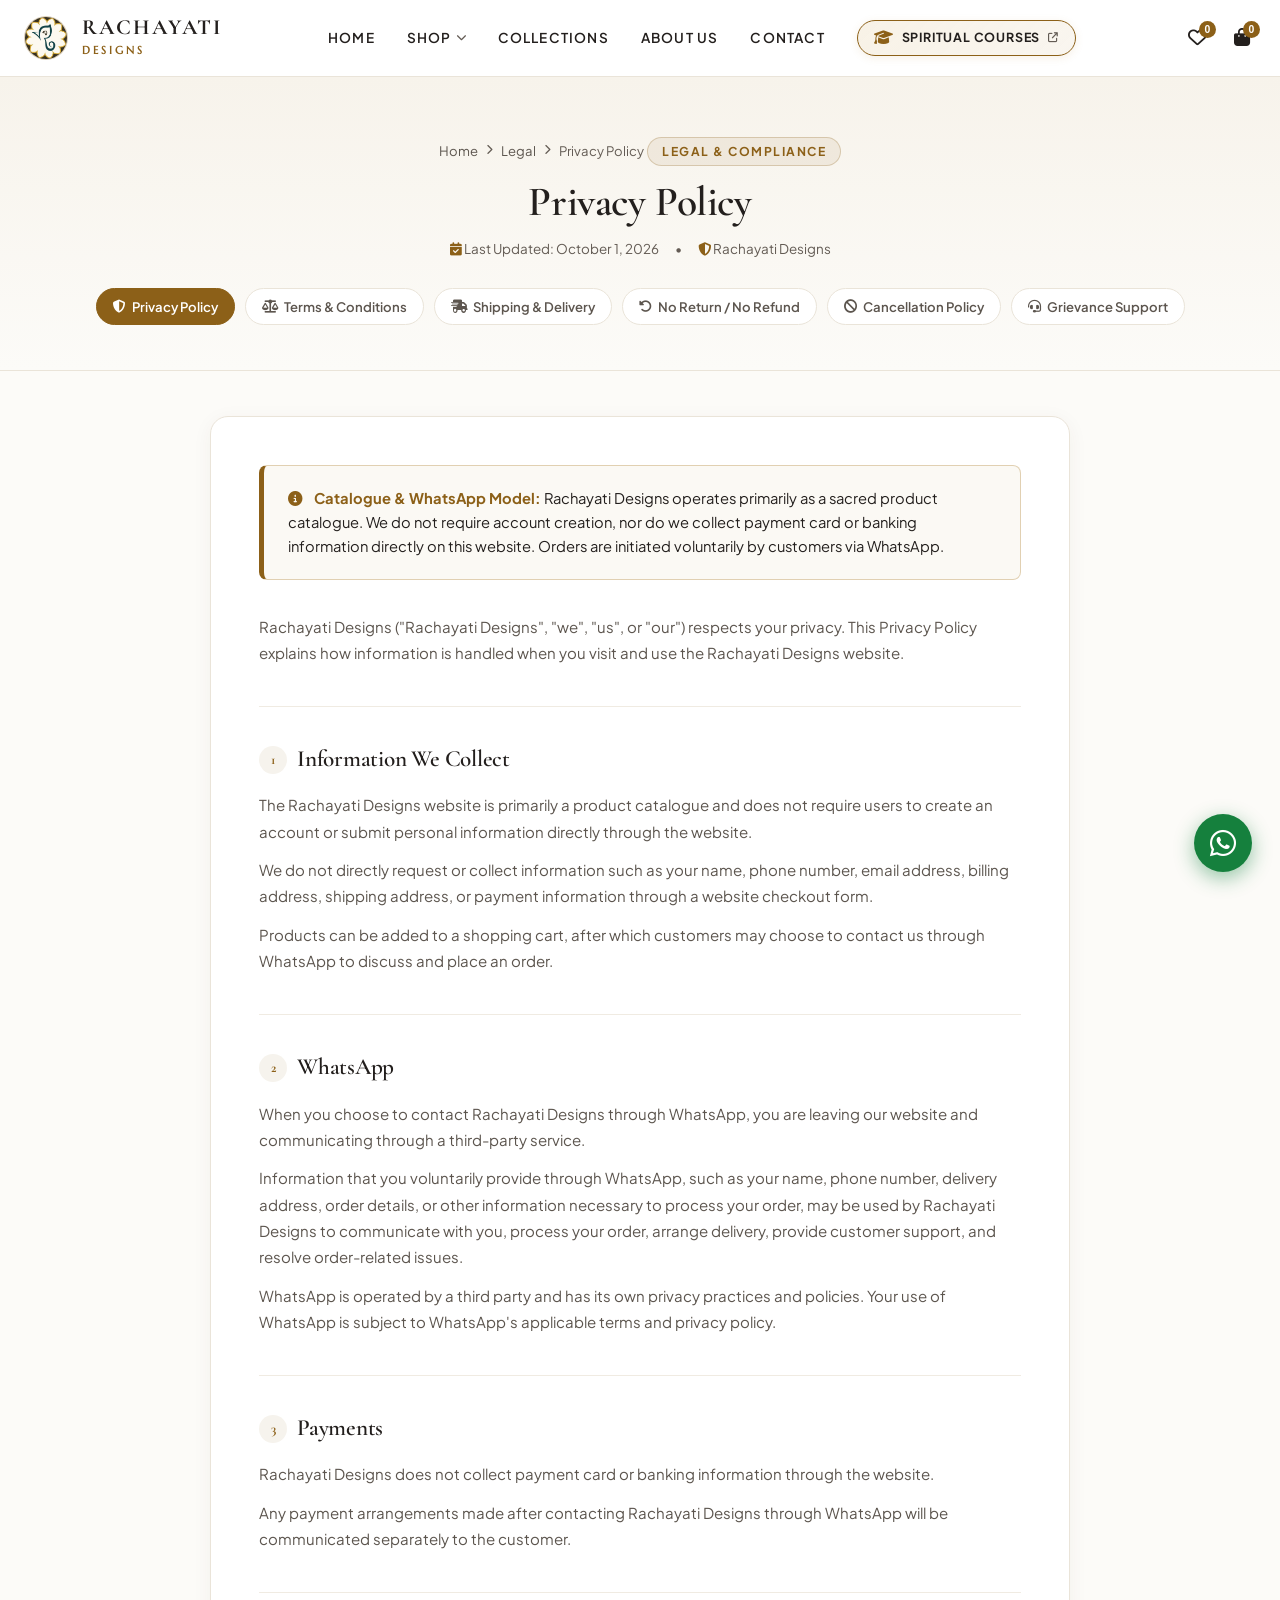
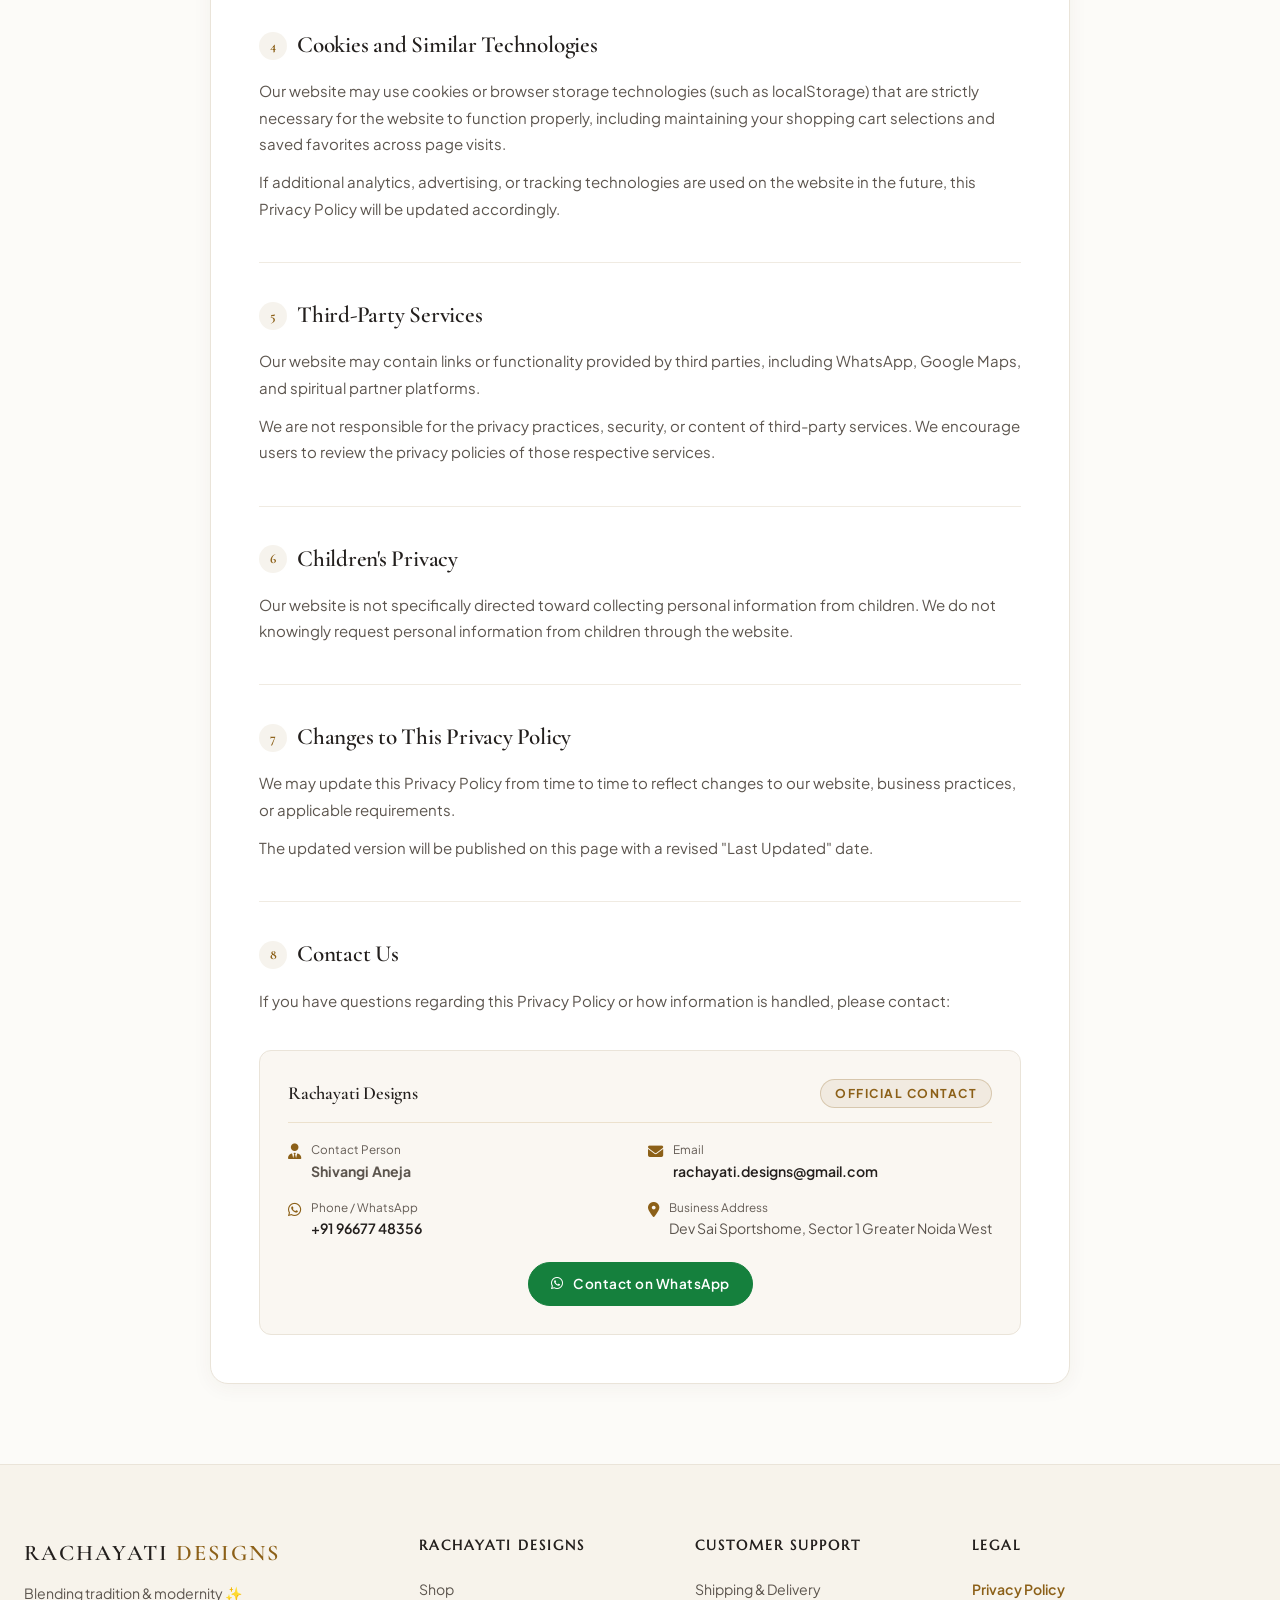
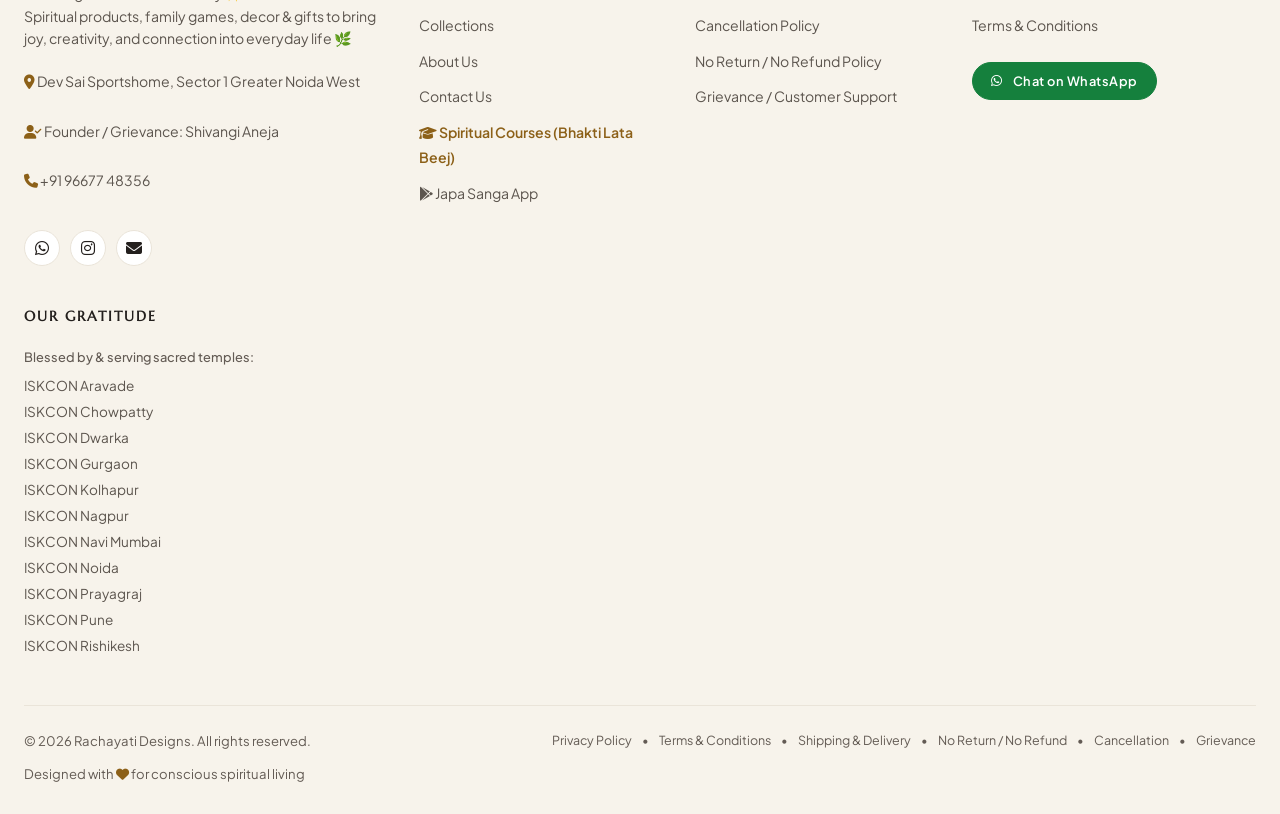
<file: privacy-policy.html>
<!DOCTYPE html>
<html lang="en">
<head>
    <link rel="icon" type="image/x-icon" href="favicon.ico">
    <meta charset="UTF-8">
    <meta name="viewport" content="width=device-width, initial-scale=1.0">
    <title>Privacy Policy | Rachayati Designs</title>
    <meta name="description" content="Privacy Policy for Rachayati Designs. Learn how customer information is handled for our catalogue, cart, and WhatsApp ordering flow.">
    <link rel="canonical" href="https://www.rachayatidesigns.com/privacy-policy.html">
    
    <!-- Google Fonts -->
    <link rel="preconnect" href="https://fonts.googleapis.com">
    <link rel="preconnect" href="https://fonts.gstatic.com" crossorigin>
    <link href="https://fonts.googleapis.com/css2?family=Cormorant+Garamond:ital,wght@0,600;0,700;1,400&family=Marcellus&family=Plus+Jakarta+Sans:wght@400;500;600;700&display=swap" rel="stylesheet" media="print" onload="this.media='all'">
    <noscript>
        <link href="https://fonts.googleapis.com/css2?family=Cormorant+Garamond:ital,wght@0,600;0,700;1,400&family=Marcellus&family=Plus+Jakarta+Sans:wght@400;500;600;700&display=swap" rel="stylesheet">
    </noscript>
    
    <!-- Font Awesome -->
    <link rel="stylesheet" href="https://cdnjs.cloudflare.com/ajax/libs/font-awesome/6.5.1/css/all.min.css" media="print" onload="this.media='all'">
    <noscript>
        <link rel="stylesheet" href="https://cdnjs.cloudflare.com/ajax/libs/font-awesome/6.5.1/css/all.min.css">
    </noscript>
    
    <!-- Custom CSS -->
    <link rel="stylesheet" href="style.min.css?v=11">
</head>
<body class="policy-page-body">

    <!-- Main Navigation Header -->
    <header class="main-header" id="header">
        <div class="nav-container">
            <a href="index.html" class="brand-link">
                <div class="brand-mandala-icon">
                    <img src="Logo.jpg" alt="Rachayati Designs" onerror="this.innerHTML='<i class=\'fa-solid fa-om\'></i>'">
                </div>
                <div class="brand-text-block">
                    <span class="brand-main-title">Rachayati</span>
                    <span class="brand-sub-title">Designs</span>
                </div>
            </a>

            <ul class="nav-menu">
                <li class="nav-item"><a href="index.html" class="nav-link">Home</a></li>
                <li class="nav-item has-dropdown">
                    <div class="nav-link-row">
                        <a href="shop.html" class="nav-link">Shop</a>
                        <button type="button" class="nav-dropdown-toggle" aria-label="Toggle Shop categories">
                            <i class="fa-solid fa-chevron-down dropdown-arrow"></i>
                        </button>
                    </div>
                    <div class="nav-dropdown">
                        <a href="shop.html?category=all" class="dropdown-item" style="font-weight: 700; color: var(--gold-primary);">All 40 Products →</a>
                        <a href="shop.html?category=bandhanwar" class="dropdown-item">Sacred Bandhanwars (8)</a>
                        <a href="shop.html?category=fridge-magnet" class="dropdown-item">Devotional Fridge Magnets (14)</a>
                        <a href="shop.html?category=tulsi-dress" class="dropdown-item">Tulsi Maharani Dresses (12)</a>
                        <a href="shop.html?category=led-mahamantra" class="dropdown-item">LED Lit Mahamantra (1)</a>
                        <a href="shop.html?category=wall-hanging" class="dropdown-item">Sacred Wall Hangings (1)</a>
                        <a href="shop.html?category=car-dashboard" class="dropdown-item">Car Dashboard Keepsakes (2)</a>
                        <a href="shop.html?category=car-hanging" class="dropdown-item">Car Hanging Accessories (2)</a>
                    </div>
                </li>
                <li class="nav-item"><a href="collections.html" class="nav-link">Collections</a></li>
                <li class="nav-item"><a href="index.html#story" class="nav-link">About Us</a></li>
                <li class="nav-item"><a href="contact.html" class="nav-link">Contact</a></li>
                <li class="nav-item">
                    <a href="https://bhaktilatabeej.com/" target="_blank" rel="noopener noreferrer" class="nav-courses-btn" title="Bhakti Lata Beej - Spiritual Courses & Wisdom">
                        <i class="fa-solid fa-graduation-cap"></i>
                        <span>Spiritual Courses</span>
                        <i class="fa-solid fa-arrow-up-right-from-square nav-external-arrow"></i>
                    </a>
                </li>
            </ul>

            <div class="nav-actions">
                <button class="nav-icon-btn" id="wishlistToggleBtn" title="Wishlist">
                    <i class="fa-regular fa-heart"></i>
                    <span class="nav-badge-count" id="wishlistCount">0</span>
                </button>
                <button class="nav-icon-btn" id="cartToggleBtn" title="Inquiries & Cart">
                    <i class="fa-solid fa-bag-shopping"></i>
                    <span class="nav-badge-count" id="cartCount">0</span>
                </button>
                <button class="mobile-toggle" id="mobileMenuBtn">
                    <i class="fa-solid fa-bars"></i>
                </button>
            </div>
        </div>
    </header>

    <!-- POLICY HERO HEADER -->
    <section class="policy-hero-header">
        <div class="container">
            <div class="policy-breadcrumbs">
                <a href="index.html">Home</a>
                <i class="fa-solid fa-chevron-right" style="font-size: 0.65rem;"></i>
                <a href="#footer">Legal</a>
                <i class="fa-solid fa-chevron-right" style="font-size: 0.65rem;"></i>
                <span>Privacy Policy</span>
            </div>
            <span class="policy-badge-tag">Legal &amp; Compliance</span>
            <h1 class="policy-title">Privacy Policy</h1>
            <div class="policy-meta-row">
                <span><i class="fa-regular fa-calendar-check gold-text"></i> Last Updated: October 1, 2026</span>
                <span>•</span>
                <span><i class="fa-solid fa-shield-halved gold-text"></i> Rachayati Designs</span>
            </div>

            <!-- Policy Navigation Bar -->
            <div class="policy-nav-strip">
                <a href="privacy-policy.html" class="policy-nav-pill active"><i class="fa-solid fa-shield-halved"></i> Privacy Policy</a>
                <a href="terms-and-conditions.html" class="policy-nav-pill"><i class="fa-solid fa-scale-balanced"></i> Terms &amp; Conditions</a>
                <a href="shipping-policy.html" class="policy-nav-pill"><i class="fa-solid fa-truck-fast"></i> Shipping &amp; Delivery</a>
                <a href="return-refund-policy.html" class="policy-nav-pill"><i class="fa-solid fa-rotate-left"></i> No Return / No Refund</a>
                <a href="cancellation-policy.html" class="policy-nav-pill"><i class="fa-solid fa-ban"></i> Cancellation Policy</a>
                <a href="grievance-customer-support.html" class="policy-nav-pill"><i class="fa-solid fa-headset"></i> Grievance Support</a>
            </div>
        </div>
    </section>

    <!-- POLICY CONTENT -->
    <main class="policy-content-wrapper">
        <div class="container">
            <article class="policy-card">
                
                <div class="policy-callout-box">
                    <i class="fa-solid fa-circle-info"></i>
                    <strong>Catalogue &amp; WhatsApp Model:</strong> Rachayati Designs operates primarily as a sacred product catalogue. We do not require account creation, nor do we collect payment card or banking information directly on this website. Orders are initiated voluntarily by customers via WhatsApp.
                </div>

                <div class="policy-section">
                    <p class="policy-text">
                        Rachayati Designs ("Rachayati Designs", "we", "us", or "our") respects your privacy. This Privacy Policy explains how information is handled when you visit and use the Rachayati Designs website.
                    </p>
                </div>

                <!-- Section 1 -->
                <div class="policy-section">
                    <h2 class="policy-section-title"><span class="policy-section-num">1</span> Information We Collect</h2>
                    <p class="policy-text">
                        The Rachayati Designs website is primarily a product catalogue and does not require users to create an account or submit personal information directly through the website.
                    </p>
                    <p class="policy-text">
                        We do not directly request or collect information such as your name, phone number, email address, billing address, shipping address, or payment information through a website checkout form.
                    </p>
                    <p class="policy-text">
                        Products can be added to a shopping cart, after which customers may choose to contact us through WhatsApp to discuss and place an order.
                    </p>
                </div>

                <!-- Section 2 -->
                <div class="policy-section">
                    <h2 class="policy-section-title"><span class="policy-section-num">2</span> WhatsApp</h2>
                    <p class="policy-text">
                        When you choose to contact Rachayati Designs through WhatsApp, you are leaving our website and communicating through a third-party service.
                    </p>
                    <p class="policy-text">
                        Information that you voluntarily provide through WhatsApp, such as your name, phone number, delivery address, order details, or other information necessary to process your order, may be used by Rachayati Designs to communicate with you, process your order, arrange delivery, provide customer support, and resolve order-related issues.
                    </p>
                    <p class="policy-text">
                        WhatsApp is operated by a third party and has its own privacy practices and policies. Your use of WhatsApp is subject to WhatsApp's applicable terms and privacy policy.
                    </p>
                </div>

                <!-- Section 3 -->
                <div class="policy-section">
                    <h2 class="policy-section-title"><span class="policy-section-num">3</span> Payments</h2>
                    <p class="policy-text">
                        Rachayati Designs does not collect payment card or banking information through the website.
                    </p>
                    <p class="policy-text">
                        Any payment arrangements made after contacting Rachayati Designs through WhatsApp will be communicated separately to the customer.
                    </p>
                </div>

                <!-- Section 4 -->
                <div class="policy-section">
                    <h2 class="policy-section-title"><span class="policy-section-num">4</span> Cookies and Similar Technologies</h2>
                    <p class="policy-text">
                        Our website may use cookies or browser storage technologies (such as localStorage) that are strictly necessary for the website to function properly, including maintaining your shopping cart selections and saved favorites across page visits.
                    </p>
                    <p class="policy-text">
                        If additional analytics, advertising, or tracking technologies are used on the website in the future, this Privacy Policy will be updated accordingly.
                    </p>
                </div>

                <!-- Section 5 -->
                <div class="policy-section">
                    <h2 class="policy-section-title"><span class="policy-section-num">5</span> Third-Party Services</h2>
                    <p class="policy-text">
                        Our website may contain links or functionality provided by third parties, including WhatsApp, Google Maps, and spiritual partner platforms.
                    </p>
                    <p class="policy-text">
                        We are not responsible for the privacy practices, security, or content of third-party services. We encourage users to review the privacy policies of those respective services.
                    </p>
                </div>

                <!-- Section 6 -->
                <div class="policy-section">
                    <h2 class="policy-section-title"><span class="policy-section-num">6</span> Children's Privacy</h2>
                    <p class="policy-text">
                        Our website is not specifically directed toward collecting personal information from children. We do not knowingly request personal information from children through the website.
                    </p>
                </div>

                <!-- Section 7 -->
                <div class="policy-section">
                    <h2 class="policy-section-title"><span class="policy-section-num">7</span> Changes to This Privacy Policy</h2>
                    <p class="policy-text">
                        We may update this Privacy Policy from time to time to reflect changes to our website, business practices, or applicable requirements.
                    </p>
                    <p class="policy-text">
                        The updated version will be published on this page with a revised "Last Updated" date.
                    </p>
                </div>

                <!-- Section 8 -->
                <div class="policy-section">
                    <h2 class="policy-section-title"><span class="policy-section-num">8</span> Contact Us</h2>
                    <p class="policy-text">
                        If you have questions regarding this Privacy Policy or how information is handled, please contact:
                    </p>

                    <div class="policy-contact-card">
                        <div class="policy-contact-header">
                            <h4>Rachayati Designs</h4>
                            <span class="policy-badge-tag" style="margin: 0;">Official Contact</span>
                        </div>
                        <div class="policy-contact-details">
                            <div class="policy-contact-item">
                                <i class="fa-solid fa-user-tie"></i>
                                <div>
                                    <small style="color: var(--text-muted); display: block;">Contact Person</small>
                                    <strong>Shivangi Aneja</strong>
                                </div>
                            </div>
                            <div class="policy-contact-item">
                                <i class="fa-solid fa-envelope"></i>
                                <div>
                                    <small style="color: var(--text-muted); display: block;">Email</small>
                                    <a href="mailto:rachayati.designs@gmail.com">rachayati.designs@gmail.com</a>
                                </div>
                            </div>
                            <div class="policy-contact-item">
                                <i class="fa-brands fa-whatsapp"></i>
                                <div>
                                    <small style="color: var(--text-muted); display: block;">Phone / WhatsApp</small>
                                    <a href="https://wa.me/919667748356" target="_blank">+91 96677 48356</a>
                                </div>
                            </div>
                            <div class="policy-contact-item">
                                <i class="fa-solid fa-location-dot"></i>
                                <div>
                                    <small style="color: var(--text-muted); display: block;">Business Address</small>
                                    <span>Dev Sai Sportshome, Sector 1 Greater Noida West</span>
                                </div>
                            </div>
                        </div>
                        <div style="text-align: center; margin-top: 10px;">
                            <a href="https://wa.me/919667748356?text=Namaste%20Shivangi%20ji,%20I%20have%20a%20question%20regarding%20the%20Privacy%20Policy." target="_blank" class="btn btn-whatsapp" style="font-size: 0.85rem; padding: 10px 22px;">
                                <i class="fa-brands fa-whatsapp"></i> Contact on WhatsApp
                            </a>
                        </div>
                    </div>
                </div>

            </article>
        </div>
    </main>

    <!-- FOOTER -->
    <footer class="main-footer" id="footer">
        <div class="container">
            <div class="footer-grid">
                <!-- Col 1: Brand & Contact -->
                <div class="footer-brand">
                    <h3>Rachayati <span class="gold-text">Designs</span></h3>
                    <p>Blending tradition &amp; modernity ✨<br>Spiritual products, family games, decor &amp; gifts to bring joy, creativity, and connection into everyday life 🌿</p>
                    <div class="footer-contact-brief">
                        <p><i class="fa-solid fa-location-dot gold-text"></i> Dev Sai Sportshome, Sector 1 Greater Noida West</p>
                        <p><i class="fa-solid fa-user-check gold-text"></i> Founder / Grievance: Shivangi Aneja</p>
                        <p><a href="tel:+919667748356"><i class="fa-solid fa-phone gold-text"></i> +91 96677 48356</a></p>
                    </div>
                    <div class="footer-social-links">
                        <a href="https://wa.me/919667748356?text=Namaste%20Rachayati%20Designs!" target="_blank" class="footer-social-btn" title="WhatsApp" aria-label="Chat on WhatsApp"><i class="fa-brands fa-whatsapp"></i></a>
                        <a href="https://www.instagram.com/rachayati.designs/" target="_blank" class="footer-social-btn" title="Instagram (@rachayati.designs)" aria-label="Visit Instagram page"><i class="fa-brands fa-instagram"></i></a>
                        <a href="mailto:rachayati.designs@gmail.com" class="footer-social-btn" title="Email" aria-label="Send email"><i class="fa-solid fa-envelope"></i></a>
                    </div>
                </div>

                <!-- Col 2: Navigation -->
                <div class="footer-col">
                    <h4>Rachayati Designs</h4>
                    <ul class="footer-links-list">
                        <li><a href="shop.html">Shop</a></li>
                        <li><a href="collections.html">Collections</a></li>
                        <li><a href="index.html#story">About Us</a></li>
                        <li><a href="contact.html">Contact Us</a></li>
                        <li><a href="https://bhaktilatabeej.com/" target="_blank" rel="noopener noreferrer" style="color: var(--gold-primary); font-weight: 600;"><i class="fa-solid fa-graduation-cap"></i> Spiritual Courses (Bhakti Lata Beej)</a></li>
                        <li><a href="https://play.google.com/store/apps/details?id=com.bhaktilatabeej.japasanga&pli=1" target="_blank" rel="noopener noreferrer"><i class="fa-brands fa-google-play"></i> Japa Sanga App</a></li>
                    </ul>
                </div>

                <!-- Col 3: Customer Support Policies -->
                <div class="footer-col">
                    <h4>Customer Support</h4>
                    <ul class="footer-links-list">
                        <li><a href="shipping-policy.html">Shipping &amp; Delivery</a></li>
                        <li><a href="cancellation-policy.html">Cancellation Policy</a></li>
                        <li><a href="return-refund-policy.html">No Return / No Refund Policy</a></li>
                        <li><a href="grievance-customer-support.html">Grievance / Customer Support</a></li>
                    </ul>
                </div>

                <!-- Col 4: Legal Policies -->
                <div class="footer-col">
                    <h4>Legal</h4>
                    <ul class="footer-links-list">
                        <li><a href="privacy-policy.html" style="color: var(--gold-primary); font-weight: 600;">Privacy Policy</a></li>
                        <li><a href="terms-and-conditions.html">Terms &amp; Conditions</a></li>
                    </ul>
                    <div style="margin-top: 24px;">
                        <a href="https://wa.me/919667748356?text=Namaste%20Rachayati%20Designs!%20I%20would%20like%20to%20order%20products." target="_blank" class="btn btn-whatsapp" style="font-size: 0.8rem; padding: 8px 18px; width: fit-content;">
                            <i class="fa-brands fa-whatsapp"></i> Chat on WhatsApp
                        </a>
                    </div>
                </div>

                <!-- Col 5: Gratitude -->
                <div class="footer-col footer-col-gratitude">
                    <h4>Our Gratitude</h4>
                    <p style="font-size: 0.8rem; color: var(--text-muted); margin-bottom: 8px; font-weight: 500;">
                        Blessed by &amp; serving sacred temples:
                    </p>
                    <ul class="footer-links-list gratitude-temples-list">
                        <li>ISKCON Aravade</li>
                        <li>ISKCON Chowpatty</li>
                        <li>ISKCON Dwarka</li>
                        <li>ISKCON Gurgaon</li>
                        <li>ISKCON Kolhapur</li>
                        <li>ISKCON Nagpur</li>
                        <li>ISKCON Navi Mumbai</li>
                        <li>ISKCON Noida</li>
                        <li>ISKCON Prayagraj</li>
                        <li>ISKCON Pune</li>
                        <li>ISKCON Rishikesh</li>
                    </ul>
                </div>
            </div>

            <div class="footer-bottom">
                <p>&copy; <span id="currentYear">2026</span> Rachayati Designs. All rights reserved.</p>
                <div class="footer-bottom-legal-links">
                    <a href="privacy-policy.html">Privacy Policy</a>
                    <span>•</span>
                    <a href="terms-and-conditions.html">Terms &amp; Conditions</a>
                    <span>•</span>
                    <a href="shipping-policy.html">Shipping &amp; Delivery</a>
                    <span>•</span>
                    <a href="return-refund-policy.html">No Return / No Refund</a>
                    <span>•</span>
                    <a href="cancellation-policy.html">Cancellation</a>
                    <span>•</span>
                    <a href="grievance-customer-support.html">Grievance</a>
                </div>
                <p>Designed with <i class="fa-solid fa-heart gold-text"></i> for conscious spiritual living</p>
            </div>
        </div>
    </footer>

    <!-- WISHLIST DRAWER -->
    <div class="drawer-backdrop" id="wishlistDrawer" aria-hidden="true">
        <div class="drawer-panel">
            <div class="drawer-header">
                <h3>Saved Favorites (<span id="drawerWishlistCount">0</span>)</h3>
                <button class="drawer-close" id="wishlistCloseBtn" aria-label="Close saved favorites drawer"><i class="fa-solid fa-xmark"></i></button>
            </div>
            <div class="drawer-body" id="wishlistItemsContainer"></div>
            <div class="drawer-footer" id="wishlistFooter" style="display: none;">
                <button class="btn btn-dark" style="width: 100%;" id="moveWishlistToCartBtn">
                    Move All to Cart
                </button>
            </div>
        </div>
    </div>

    <!-- CART / INQUIRY DRAWER -->
    <div class="drawer-backdrop" id="cartDrawer" aria-hidden="true">
        <div class="drawer-panel">
            <div class="drawer-header">
                <h3>Shopping Cart (<span id="drawerCartCount">0</span>)</h3>
                <button class="drawer-close" id="cartCloseBtn" aria-label="Close shopping cart drawer"><i class="fa-solid fa-xmark"></i></button>
            </div>
            <div class="drawer-body" id="cartItemsContainer"></div>
            <div class="drawer-footer" id="cartFooter" style="display: none;">
                <div class="drawer-total-row">
                    <span>Estimated Total:</span>
                    <span style="color: var(--gold-primary);" id="drawerCartTotal">₹0</span>
                </div>
                <!-- Policy Notice before WhatsApp Order -->
                <div class="drawer-policy-notice">
                    By placing an order on WhatsApp, you agree to our 
                    <a href="terms-and-conditions.html" target="_blank">Terms</a> &amp; 
                    <a href="return-refund-policy.html" target="_blank">No Return / No Refund Policy</a>.
                </div>
                <button class="btn btn-whatsapp" style="width: 100%;" id="whatsappCheckoutBtn">
                    <i class="fa-brands fa-whatsapp"></i> Send Order on WhatsApp
                </button>
                <div class="drawer-policy-links">
                    <a href="shipping-policy.html" target="_blank"><i class="fa-solid fa-truck-fast"></i> Shipping</a>
                    <span>•</span>
                    <a href="return-refund-policy.html" target="_blank"><i class="fa-solid fa-rotate-left"></i> Returns</a>
                    <span>•</span>
                    <a href="terms-and-conditions.html" target="_blank">Terms</a>
                </div>
                <a href="shop.html" class="btn btn-outline" style="width: 100%; font-size: 0.84rem; text-align: center;" onclick="closeCartDrawer()">
                    <i class="fa-solid fa-plus gold-text"></i> Add More Products from Store
                </a>
                <button class="btn-clear-cart" id="clearCartBtn">Clear List</button>
            </div>
        </div>
    </div>

    <!-- TOAST NOTIFICATION -->
    <div class="toast-box" id="toastNotification">
        <i class="fa-solid fa-circle-check gold-text"></i>
        <span id="toastMessage">Item updated!</span>
    </div>

    <!-- FLOATING WHATSAPP HOTLINE BUTTON -->
    <a href="https://wa.me/919667748356?text=Namaste%20Rachayati%20Designs!%20I%20have%20an%20inquiry%20regarding%20spiritual%20products." target="_blank" class="floating-whatsapp-btn" title="Chat on WhatsApp" aria-label="WhatsApp Support">
        <i class="fa-brands fa-whatsapp"></i>
        <span class="wa-tooltip">Order &amp; Inquire on WhatsApp</span>
    </a>

    <!-- Script -->
    <script src="app.js?v=11" defer></script>
</body>
</html>
</file>
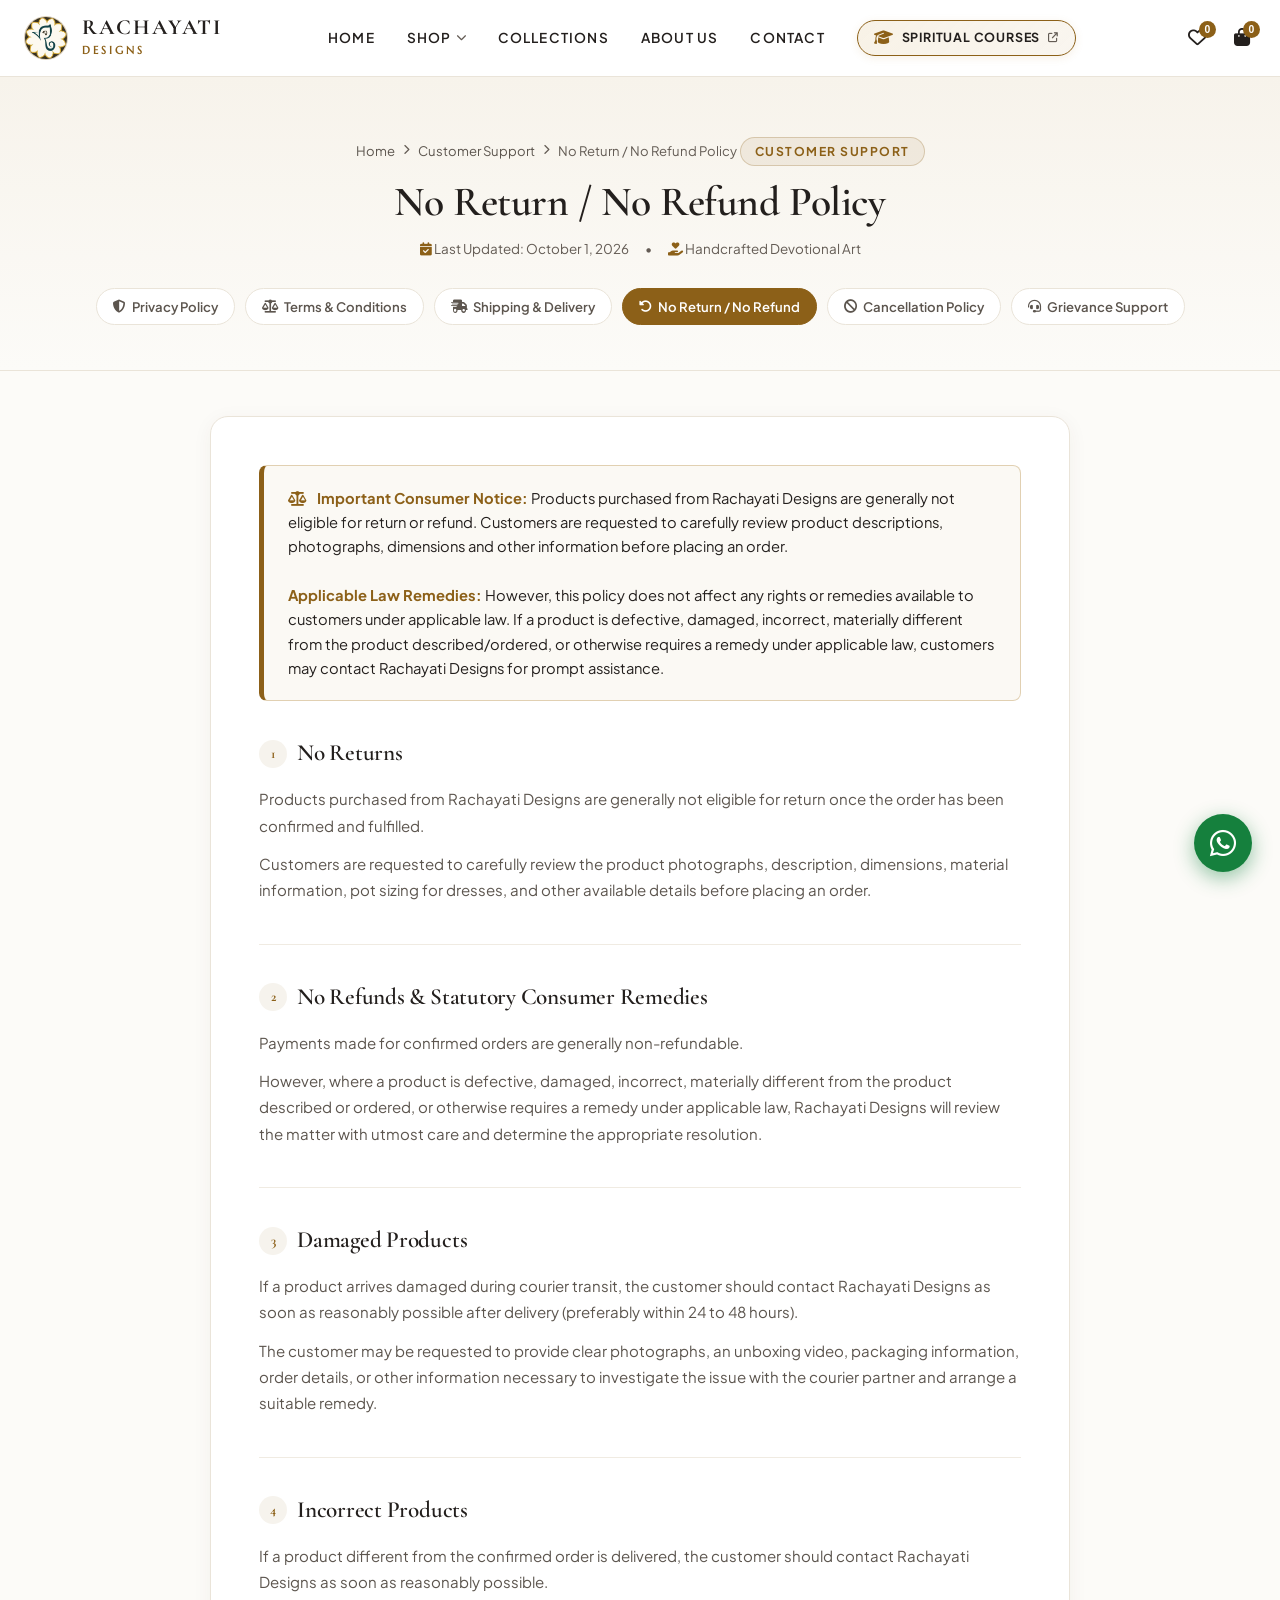
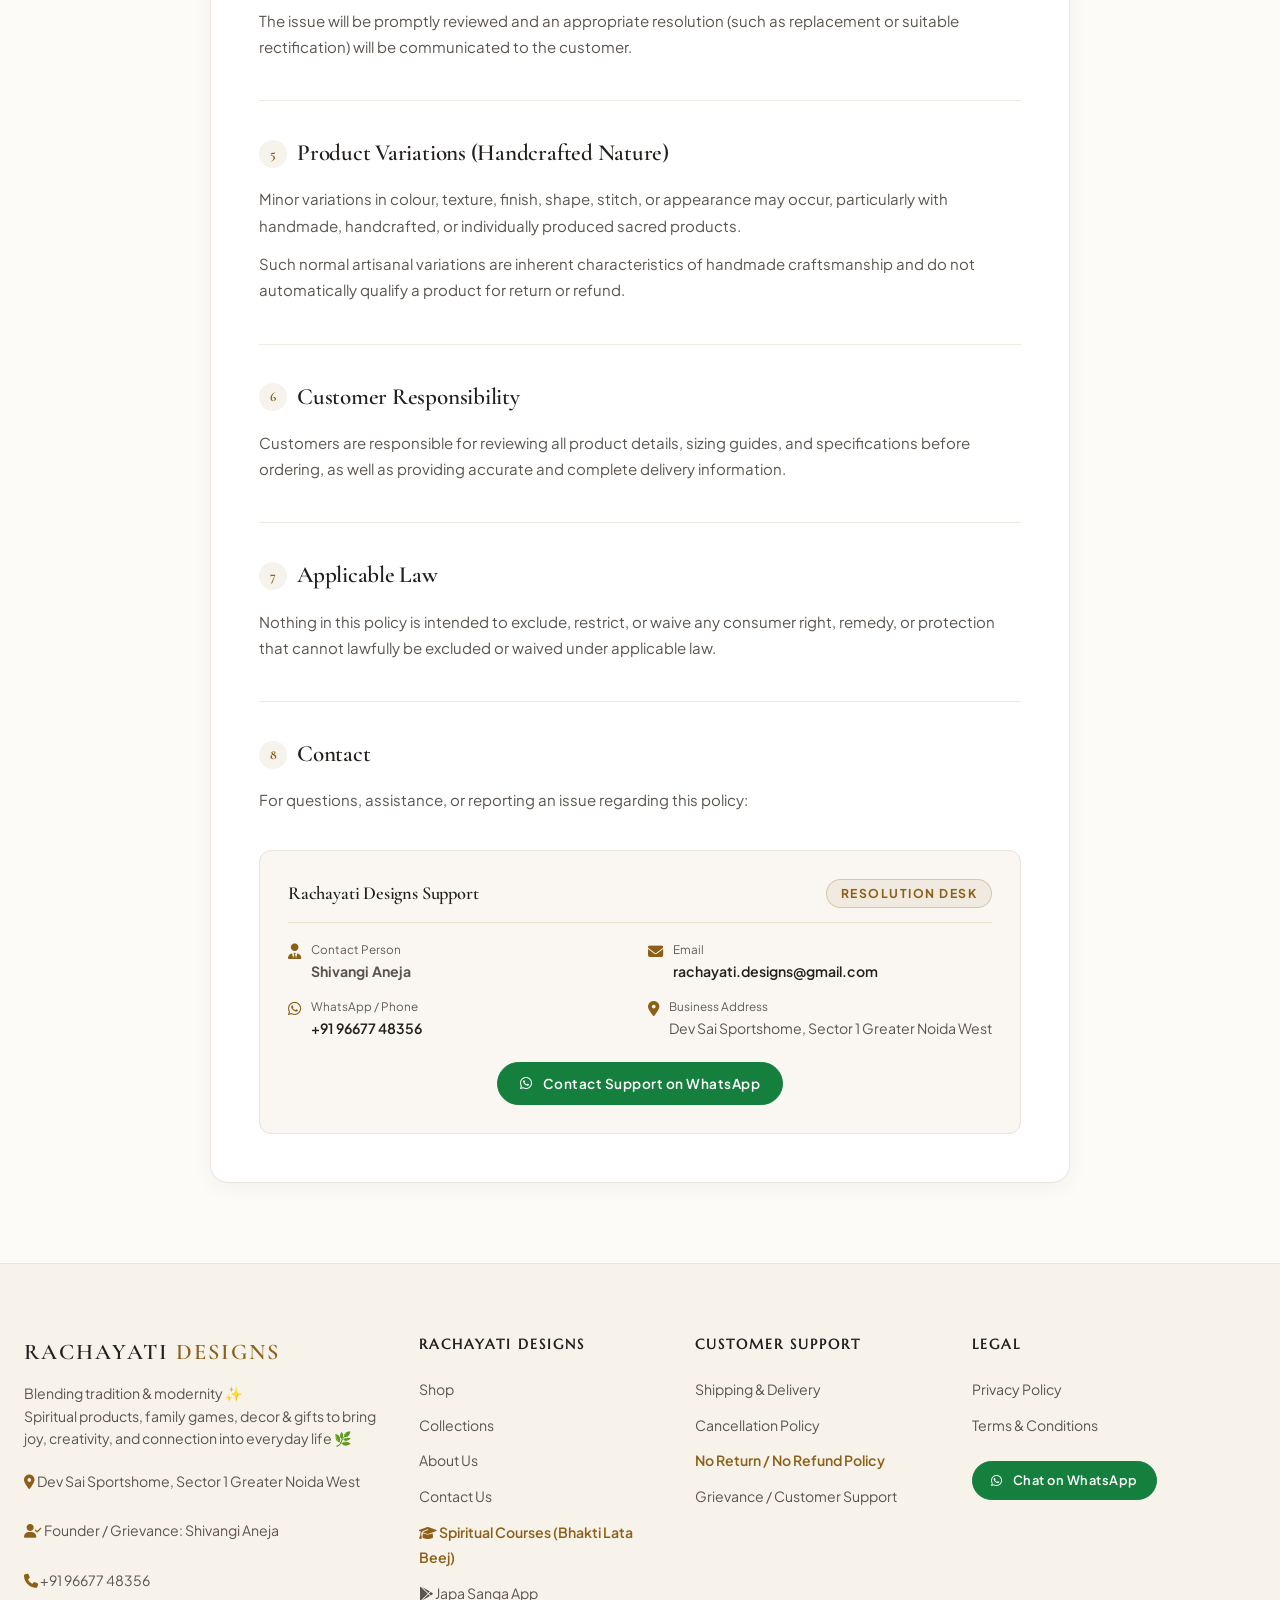
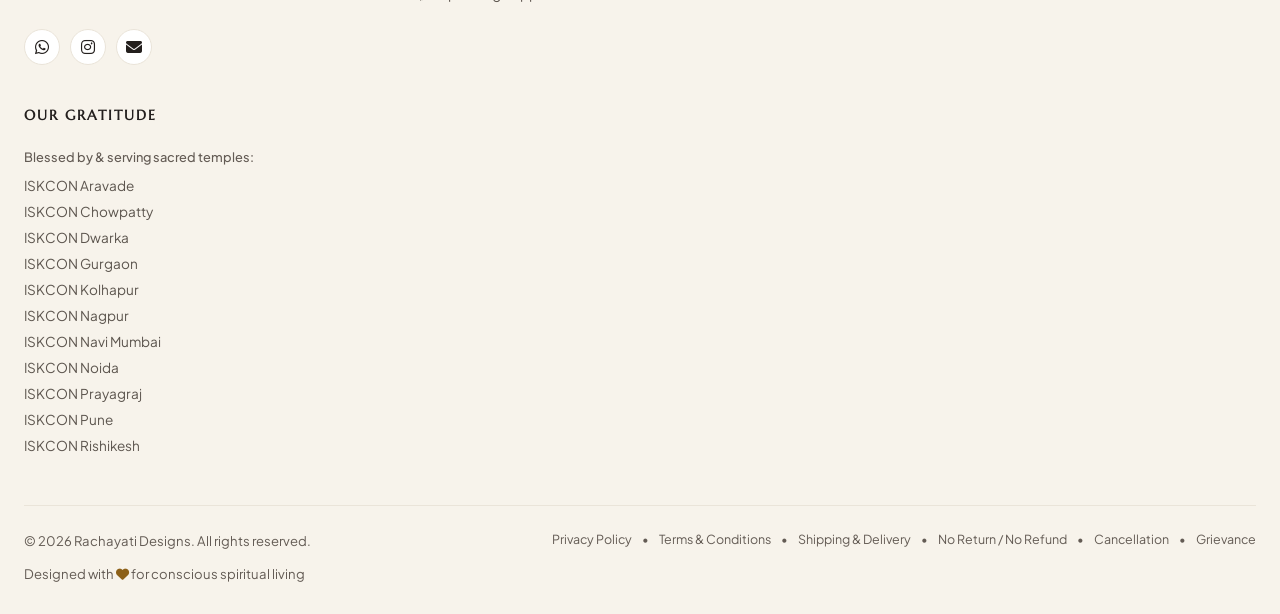
<file: return-refund-policy.html>
<!DOCTYPE html>
<html lang="en">
<head>
    <link rel="icon" type="image/x-icon" href="favicon.ico">
    <meta charset="UTF-8">
    <meta name="viewport" content="width=device-width, initial-scale=1.0">
    <title>No Return / No Refund Policy | Rachayati Designs</title>
    <meta name="description" content="No Return / No Refund Policy for Rachayati Designs. Please review our handcrafted devotional policy and remedies under applicable law for damaged or defective items.">
    <link rel="canonical" href="https://www.rachayatidesigns.com/return-refund-policy.html">
    
    <!-- Google Fonts -->
    <link rel="preconnect" href="https://fonts.googleapis.com">
    <link rel="preconnect" href="https://fonts.gstatic.com" crossorigin>
    <link href="https://fonts.googleapis.com/css2?family=Cormorant+Garamond:ital,wght@0,600;0,700;1,400&family=Marcellus&family=Plus+Jakarta+Sans:wght@400;500;600;700&display=swap" rel="stylesheet" media="print" onload="this.media='all'">
    <noscript>
        <link href="https://fonts.googleapis.com/css2?family=Cormorant+Garamond:ital,wght@0,600;0,700;1,400&family=Marcellus&family=Plus+Jakarta+Sans:wght@400;500;600;700&display=swap" rel="stylesheet">
    </noscript>
    
    <!-- Font Awesome -->
    <link rel="stylesheet" href="https://cdnjs.cloudflare.com/ajax/libs/font-awesome/6.5.1/css/all.min.css" media="print" onload="this.media='all'">
    <noscript>
        <link rel="stylesheet" href="https://cdnjs.cloudflare.com/ajax/libs/font-awesome/6.5.1/css/all.min.css">
    </noscript>
    
    <!-- Custom CSS -->
    <link rel="stylesheet" href="style.min.css?v=11">
</head>
<body class="policy-page-body">

    <!-- Main Navigation Header -->
    <header class="main-header" id="header">
        <div class="nav-container">
            <a href="index.html" class="brand-link">
                <div class="brand-mandala-icon">
                    <img src="Logo.jpg" alt="Rachayati Designs" onerror="this.innerHTML='<i class=\'fa-solid fa-om\'></i>'">
                </div>
                <div class="brand-text-block">
                    <span class="brand-main-title">Rachayati</span>
                    <span class="brand-sub-title">Designs</span>
                </div>
            </a>

            <ul class="nav-menu">
                <li class="nav-item"><a href="index.html" class="nav-link">Home</a></li>
                <li class="nav-item has-dropdown">
                    <div class="nav-link-row">
                        <a href="shop.html" class="nav-link">Shop</a>
                        <button type="button" class="nav-dropdown-toggle" aria-label="Toggle Shop categories">
                            <i class="fa-solid fa-chevron-down dropdown-arrow"></i>
                        </button>
                    </div>
                    <div class="nav-dropdown">
                        <a href="shop.html?category=all" class="dropdown-item" style="font-weight: 700; color: var(--gold-primary);">All 40 Products →</a>
                        <a href="shop.html?category=bandhanwar" class="dropdown-item">Sacred Bandhanwars (8)</a>
                        <a href="shop.html?category=fridge-magnet" class="dropdown-item">Devotional Fridge Magnets (14)</a>
                        <a href="shop.html?category=tulsi-dress" class="dropdown-item">Tulsi Maharani Dresses (12)</a>
                        <a href="shop.html?category=led-mahamantra" class="dropdown-item">LED Lit Mahamantra (1)</a>
                        <a href="shop.html?category=wall-hanging" class="dropdown-item">Sacred Wall Hangings (1)</a>
                        <a href="shop.html?category=car-dashboard" class="dropdown-item">Car Dashboard Keepsakes (2)</a>
                        <a href="shop.html?category=car-hanging" class="dropdown-item">Car Hanging Accessories (2)</a>
                    </div>
                </li>
                <li class="nav-item"><a href="collections.html" class="nav-link">Collections</a></li>
                <li class="nav-item"><a href="index.html#story" class="nav-link">About Us</a></li>
                <li class="nav-item"><a href="contact.html" class="nav-link">Contact</a></li>
                <li class="nav-item">
                    <a href="https://bhaktilatabeej.com/" target="_blank" rel="noopener noreferrer" class="nav-courses-btn" title="Bhakti Lata Beej - Spiritual Courses & Wisdom">
                        <i class="fa-solid fa-graduation-cap"></i>
                        <span>Spiritual Courses</span>
                        <i class="fa-solid fa-arrow-up-right-from-square nav-external-arrow"></i>
                    </a>
                </li>
            </ul>

            <div class="nav-actions">
                <button class="nav-icon-btn" id="wishlistToggleBtn" title="Wishlist">
                    <i class="fa-regular fa-heart"></i>
                    <span class="nav-badge-count" id="wishlistCount">0</span>
                </button>
                <button class="nav-icon-btn" id="cartToggleBtn" title="Inquiries & Cart">
                    <i class="fa-solid fa-bag-shopping"></i>
                    <span class="nav-badge-count" id="cartCount">0</span>
                </button>
                <button class="mobile-toggle" id="mobileMenuBtn">
                    <i class="fa-solid fa-bars"></i>
                </button>
            </div>
        </div>
    </header>

    <!-- POLICY HERO HEADER -->
    <section class="policy-hero-header">
        <div class="container">
            <div class="policy-breadcrumbs">
                <a href="index.html">Home</a>
                <i class="fa-solid fa-chevron-right" style="font-size: 0.65rem;"></i>
                <a href="#footer">Customer Support</a>
                <i class="fa-solid fa-chevron-right" style="font-size: 0.65rem;"></i>
                <span>No Return / No Refund Policy</span>
            </div>
            <span class="policy-badge-tag">Customer Support</span>
            <h1 class="policy-title">No Return / No Refund Policy</h1>
            <div class="policy-meta-row">
                <span><i class="fa-regular fa-calendar-check gold-text"></i> Last Updated: October 1, 2026</span>
                <span>•</span>
                <span><i class="fa-solid fa-hand-holding-heart gold-text"></i> Handcrafted Devotional Art</span>
            </div>

            <!-- Policy Navigation Bar -->
            <div class="policy-nav-strip">
                <a href="privacy-policy.html" class="policy-nav-pill"><i class="fa-solid fa-shield-halved"></i> Privacy Policy</a>
                <a href="terms-and-conditions.html" class="policy-nav-pill"><i class="fa-solid fa-scale-balanced"></i> Terms &amp; Conditions</a>
                <a href="shipping-policy.html" class="policy-nav-pill"><i class="fa-solid fa-truck-fast"></i> Shipping &amp; Delivery</a>
                <a href="return-refund-policy.html" class="policy-nav-pill active"><i class="fa-solid fa-rotate-left"></i> No Return / No Refund</a>
                <a href="cancellation-policy.html" class="policy-nav-pill"><i class="fa-solid fa-ban"></i> Cancellation Policy</a>
                <a href="grievance-customer-support.html" class="policy-nav-pill"><i class="fa-solid fa-headset"></i> Grievance Support</a>
            </div>
        </div>
    </section>

    <!-- POLICY CONTENT -->
    <main class="policy-content-wrapper">
        <div class="container">
            <article class="policy-card">
                
                <div class="policy-callout-box">
                    <i class="fa-solid fa-scale-balanced"></i>
                    <strong>Important Consumer Notice:</strong> Products purchased from Rachayati Designs are generally not eligible for return or refund. Customers are requested to carefully review product descriptions, photographs, dimensions and other information before placing an order.<br><br>
                    <strong>Applicable Law Remedies:</strong> However, this policy does not affect any rights or remedies available to customers under applicable law. If a product is defective, damaged, incorrect, materially different from the product described/ordered, or otherwise requires a remedy under applicable law, customers may contact Rachayati Designs for prompt assistance.
                </div>

                <!-- Section 1 -->
                <div class="policy-section">
                    <h2 class="policy-section-title"><span class="policy-section-num">1</span> No Returns</h2>
                    <p class="policy-text">
                        Products purchased from Rachayati Designs are generally not eligible for return once the order has been confirmed and fulfilled.
                    </p>
                    <p class="policy-text">
                        Customers are requested to carefully review the product photographs, description, dimensions, material information, pot sizing for dresses, and other available details before placing an order.
                    </p>
                </div>

                <!-- Section 2 -->
                <div class="policy-section">
                    <h2 class="policy-section-title"><span class="policy-section-num">2</span> No Refunds &amp; Statutory Consumer Remedies</h2>
                    <p class="policy-text">
                        Payments made for confirmed orders are generally non-refundable.
                    </p>
                    <p class="policy-text">
                        However, where a product is defective, damaged, incorrect, materially different from the product described or ordered, or otherwise requires a remedy under applicable law, Rachayati Designs will review the matter with utmost care and determine the appropriate resolution.
                    </p>
                </div>

                <!-- Section 3 -->
                <div class="policy-section">
                    <h2 class="policy-section-title"><span class="policy-section-num">3</span> Damaged Products</h2>
                    <p class="policy-text">
                        If a product arrives damaged during courier transit, the customer should contact Rachayati Designs as soon as reasonably possible after delivery (preferably within 24 to 48 hours).
                    </p>
                    <p class="policy-text">
                        The customer may be requested to provide clear photographs, an unboxing video, packaging information, order details, or other information necessary to investigate the issue with the courier partner and arrange a suitable remedy.
                    </p>
                </div>

                <!-- Section 4 -->
                <div class="policy-section">
                    <h2 class="policy-section-title"><span class="policy-section-num">4</span> Incorrect Products</h2>
                    <p class="policy-text">
                        If a product different from the confirmed order is delivered, the customer should contact Rachayati Designs as soon as reasonably possible.
                    </p>
                    <p class="policy-text">
                        The issue will be promptly reviewed and an appropriate resolution (such as replacement or suitable rectification) will be communicated to the customer.
                    </p>
                </div>

                <!-- Section 5 -->
                <div class="policy-section">
                    <h2 class="policy-section-title"><span class="policy-section-num">5</span> Product Variations (Handcrafted Nature)</h2>
                    <p class="policy-text">
                        Minor variations in colour, texture, finish, shape, stitch, or appearance may occur, particularly with handmade, handcrafted, or individually produced sacred products.
                    </p>
                    <p class="policy-text">
                        Such normal artisanal variations are inherent characteristics of handmade craftsmanship and do not automatically qualify a product for return or refund.
                    </p>
                </div>

                <!-- Section 6 -->
                <div class="policy-section">
                    <h2 class="policy-section-title"><span class="policy-section-num">6</span> Customer Responsibility</h2>
                    <p class="policy-text">
                        Customers are responsible for reviewing all product details, sizing guides, and specifications before ordering, as well as providing accurate and complete delivery information.
                    </p>
                </div>

                <!-- Section 7 -->
                <div class="policy-section">
                    <h2 class="policy-section-title"><span class="policy-section-num">7</span> Applicable Law</h2>
                    <p class="policy-text">
                        Nothing in this policy is intended to exclude, restrict, or waive any consumer right, remedy, or protection that cannot lawfully be excluded or waived under applicable law.
                    </p>
                </div>

                <!-- Section 8 -->
                <div class="policy-section">
                    <h2 class="policy-section-title"><span class="policy-section-num">8</span> Contact</h2>
                    <p class="policy-text">
                        For questions, assistance, or reporting an issue regarding this policy:
                    </p>

                    <div class="policy-contact-card">
                        <div class="policy-contact-header">
                            <h4>Rachayati Designs Support</h4>
                            <span class="policy-badge-tag" style="margin: 0;">Resolution Desk</span>
                        </div>
                        <div class="policy-contact-details">
                            <div class="policy-contact-item">
                                <i class="fa-solid fa-user-tie"></i>
                                <div>
                                    <small style="color: var(--text-muted); display: block;">Contact Person</small>
                                    <strong>Shivangi Aneja</strong>
                                </div>
                            </div>
                            <div class="policy-contact-item">
                                <i class="fa-solid fa-envelope"></i>
                                <div>
                                    <small style="color: var(--text-muted); display: block;">Email</small>
                                    <a href="mailto:rachayati.designs@gmail.com">rachayati.designs@gmail.com</a>
                                </div>
                            </div>
                            <div class="policy-contact-item">
                                <i class="fa-brands fa-whatsapp"></i>
                                <div>
                                    <small style="color: var(--text-muted); display: block;">WhatsApp / Phone</small>
                                    <a href="https://wa.me/919667748356" target="_blank">+91 96677 48356</a>
                                </div>
                            </div>
                            <div class="policy-contact-item">
                                <i class="fa-solid fa-location-dot"></i>
                                <div>
                                    <small style="color: var(--text-muted); display: block;">Business Address</small>
                                    <span>Dev Sai Sportshome, Sector 1 Greater Noida West</span>
                                </div>
                            </div>
                        </div>
                        <div style="text-align: center; margin-top: 10px;">
                            <a href="https://wa.me/919667748356?text=Namaste%20Shivangi%20ji,%20I%20have%20an%20inquiry%20regarding%20a%20delivered%20product%20or%20Return%20Policy." target="_blank" class="btn btn-whatsapp" style="font-size: 0.85rem; padding: 10px 22px;">
                                <i class="fa-brands fa-whatsapp"></i> Contact Support on WhatsApp
                            </a>
                        </div>
                    </div>
                </div>

            </article>
        </div>
    </main>

    <!-- FOOTER -->
    <footer class="main-footer" id="footer">
        <div class="container">
            <div class="footer-grid">
                <!-- Col 1: Brand & Contact -->
                <div class="footer-brand">
                    <h3>Rachayati <span class="gold-text">Designs</span></h3>
                    <p>Blending tradition &amp; modernity ✨<br>Spiritual products, family games, decor &amp; gifts to bring joy, creativity, and connection into everyday life 🌿</p>
                    <div class="footer-contact-brief">
                        <p><i class="fa-solid fa-location-dot gold-text"></i> Dev Sai Sportshome, Sector 1 Greater Noida West</p>
                        <p><i class="fa-solid fa-user-check gold-text"></i> Founder / Grievance: Shivangi Aneja</p>
                        <p><a href="tel:+919667748356"><i class="fa-solid fa-phone gold-text"></i> +91 96677 48356</a></p>
                    </div>
                    <div class="footer-social-links">
                        <a href="https://wa.me/919667748356?text=Namaste%20Rachayati%20Designs!" target="_blank" class="footer-social-btn" title="WhatsApp" aria-label="Chat on WhatsApp"><i class="fa-brands fa-whatsapp"></i></a>
                        <a href="https://www.instagram.com/rachayati.designs/" target="_blank" class="footer-social-btn" title="Instagram (@rachayati.designs)" aria-label="Visit Instagram page"><i class="fa-brands fa-instagram"></i></a>
                        <a href="mailto:rachayati.designs@gmail.com" class="footer-social-btn" title="Email" aria-label="Send email"><i class="fa-solid fa-envelope"></i></a>
                    </div>
                </div>

                <!-- Col 2: Navigation -->
                <div class="footer-col">
                    <h4>Rachayati Designs</h4>
                    <ul class="footer-links-list">
                        <li><a href="shop.html">Shop</a></li>
                        <li><a href="collections.html">Collections</a></li>
                        <li><a href="index.html#story">About Us</a></li>
                        <li><a href="contact.html">Contact Us</a></li>
                        <li><a href="https://bhaktilatabeej.com/" target="_blank" rel="noopener noreferrer" style="color: var(--gold-primary); font-weight: 600;"><i class="fa-solid fa-graduation-cap"></i> Spiritual Courses (Bhakti Lata Beej)</a></li>
                        <li><a href="https://play.google.com/store/apps/details?id=com.bhaktilatabeej.japasanga&pli=1" target="_blank" rel="noopener noreferrer"><i class="fa-brands fa-google-play"></i> Japa Sanga App</a></li>
                    </ul>
                </div>

                <!-- Col 3: Customer Support Policies -->
                <div class="footer-col">
                    <h4>Customer Support</h4>
                    <ul class="footer-links-list">
                        <li><a href="shipping-policy.html">Shipping &amp; Delivery</a></li>
                        <li><a href="cancellation-policy.html">Cancellation Policy</a></li>
                        <li><a href="return-refund-policy.html" style="color: var(--gold-primary); font-weight: 600;">No Return / No Refund Policy</a></li>
                        <li><a href="grievance-customer-support.html">Grievance / Customer Support</a></li>
                    </ul>
                </div>

                <!-- Col 4: Legal Policies -->
                <div class="footer-col">
                    <h4>Legal</h4>
                    <ul class="footer-links-list">
                        <li><a href="privacy-policy.html">Privacy Policy</a></li>
                        <li><a href="terms-and-conditions.html">Terms &amp; Conditions</a></li>
                    </ul>
                    <div style="margin-top: 24px;">
                        <a href="https://wa.me/919667748356?text=Namaste%20Rachayati%20Designs!%20I%20would%20like%20to%20order%20products." target="_blank" class="btn btn-whatsapp" style="font-size: 0.8rem; padding: 8px 18px; width: fit-content;">
                            <i class="fa-brands fa-whatsapp"></i> Chat on WhatsApp
                        </a>
                    </div>
                </div>

                <!-- Col 5: Gratitude -->
                <div class="footer-col footer-col-gratitude">
                    <h4>Our Gratitude</h4>
                    <p style="font-size: 0.8rem; color: var(--text-muted); margin-bottom: 8px; font-weight: 500;">
                        Blessed by &amp; serving sacred temples:
                    </p>
                    <ul class="footer-links-list gratitude-temples-list">
                        <li>ISKCON Aravade</li>
                        <li>ISKCON Chowpatty</li>
                        <li>ISKCON Dwarka</li>
                        <li>ISKCON Gurgaon</li>
                        <li>ISKCON Kolhapur</li>
                        <li>ISKCON Nagpur</li>
                        <li>ISKCON Navi Mumbai</li>
                        <li>ISKCON Noida</li>
                        <li>ISKCON Prayagraj</li>
                        <li>ISKCON Pune</li>
                        <li>ISKCON Rishikesh</li>
                    </ul>
                </div>
            </div>

            <div class="footer-bottom">
                <p>&copy; <span id="currentYear">2026</span> Rachayati Designs. All rights reserved.</p>
                <div class="footer-bottom-legal-links">
                    <a href="privacy-policy.html">Privacy Policy</a>
                    <span>•</span>
                    <a href="terms-and-conditions.html">Terms &amp; Conditions</a>
                    <span>•</span>
                    <a href="shipping-policy.html">Shipping &amp; Delivery</a>
                    <span>•</span>
                    <a href="return-refund-policy.html">No Return / No Refund</a>
                    <span>•</span>
                    <a href="cancellation-policy.html">Cancellation</a>
                    <span>•</span>
                    <a href="grievance-customer-support.html">Grievance</a>
                </div>
                <p>Designed with <i class="fa-solid fa-heart gold-text"></i> for conscious spiritual living</p>
            </div>
        </div>
    </footer>

    <!-- WISHLIST DRAWER -->
    <div class="drawer-backdrop" id="wishlistDrawer" aria-hidden="true">
        <div class="drawer-panel">
            <div class="drawer-header">
                <h3>Saved Favorites (<span id="drawerWishlistCount">0</span>)</h3>
                <button class="drawer-close" id="wishlistCloseBtn" aria-label="Close saved favorites drawer"><i class="fa-solid fa-xmark"></i></button>
            </div>
            <div class="drawer-body" id="wishlistItemsContainer"></div>
            <div class="drawer-footer" id="wishlistFooter" style="display: none;">
                <button class="btn btn-dark" style="width: 100%;" id="moveWishlistToCartBtn">
                    Move All to Cart
                </button>
            </div>
        </div>
    </div>

    <!-- CART / INQUIRY DRAWER -->
    <div class="drawer-backdrop" id="cartDrawer" aria-hidden="true">
        <div class="drawer-panel">
            <div class="drawer-header">
                <h3>Shopping Cart (<span id="drawerCartCount">0</span>)</h3>
                <button class="drawer-close" id="cartCloseBtn" aria-label="Close shopping cart drawer"><i class="fa-solid fa-xmark"></i></button>
            </div>
            <div class="drawer-body" id="cartItemsContainer"></div>
            <div class="drawer-footer" id="cartFooter" style="display: none;">
                <div class="drawer-total-row">
                    <span>Estimated Total:</span>
                    <span style="color: var(--gold-primary);" id="drawerCartTotal">₹0</span>
                </div>
                <!-- Policy Notice before WhatsApp Order -->
                <div class="drawer-policy-notice">
                    By placing an order on WhatsApp, you agree to our 
                    <a href="terms-and-conditions.html" target="_blank">Terms</a> &amp; 
                    <a href="return-refund-policy.html" target="_blank">No Return / No Refund Policy</a>.
                </div>
                <button class="btn btn-whatsapp" style="width: 100%;" id="whatsappCheckoutBtn">
                    <i class="fa-brands fa-whatsapp"></i> Send Order on WhatsApp
                </button>
                <div class="drawer-policy-links">
                    <a href="shipping-policy.html" target="_blank"><i class="fa-solid fa-truck-fast"></i> Shipping</a>
                    <span>•</span>
                    <a href="return-refund-policy.html" target="_blank"><i class="fa-solid fa-rotate-left"></i> Returns</a>
                    <span>•</span>
                    <a href="terms-and-conditions.html" target="_blank">Terms</a>
                </div>
                <a href="shop.html" class="btn btn-outline" style="width: 100%; font-size: 0.84rem; text-align: center;" onclick="closeCartDrawer()">
                    <i class="fa-solid fa-plus gold-text"></i> Add More Products from Store
                </a>
                <button class="btn-clear-cart" id="clearCartBtn">Clear List</button>
            </div>
        </div>
    </div>

    <!-- TOAST NOTIFICATION -->
    <div class="toast-box" id="toastNotification">
        <i class="fa-solid fa-circle-check gold-text"></i>
        <span id="toastMessage">Item updated!</span>
    </div>

    <!-- FLOATING WHATSAPP HOTLINE BUTTON -->
    <a href="https://wa.me/919667748356?text=Namaste%20Rachayati%20Designs!%20I%20have%20an%20inquiry%20regarding%20spiritual%20products." target="_blank" class="floating-whatsapp-btn" title="Chat on WhatsApp" aria-label="WhatsApp Support">
        <i class="fa-brands fa-whatsapp"></i>
        <span class="wa-tooltip">Order &amp; Inquire on WhatsApp</span>
    </a>

    <!-- Script -->
    <script src="app.js?v=11" defer></script>
</body>
</html>
</file>
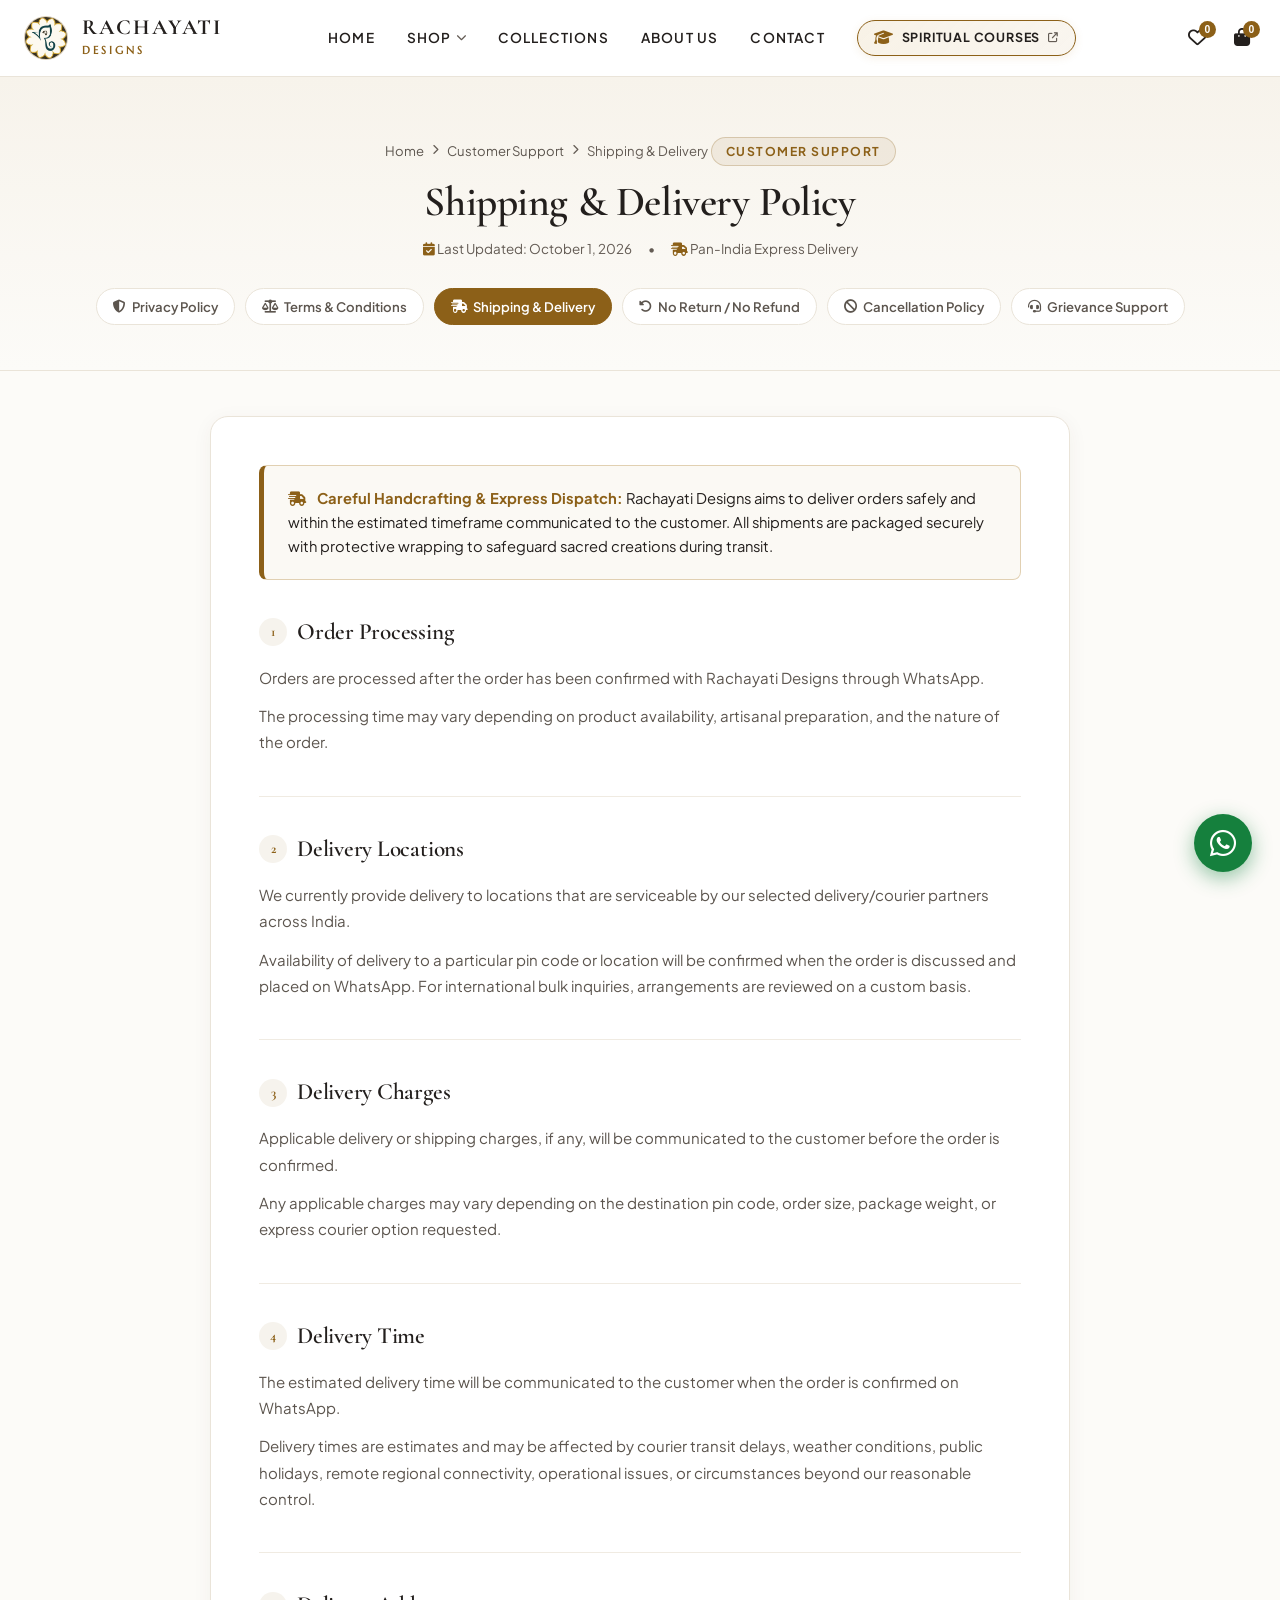
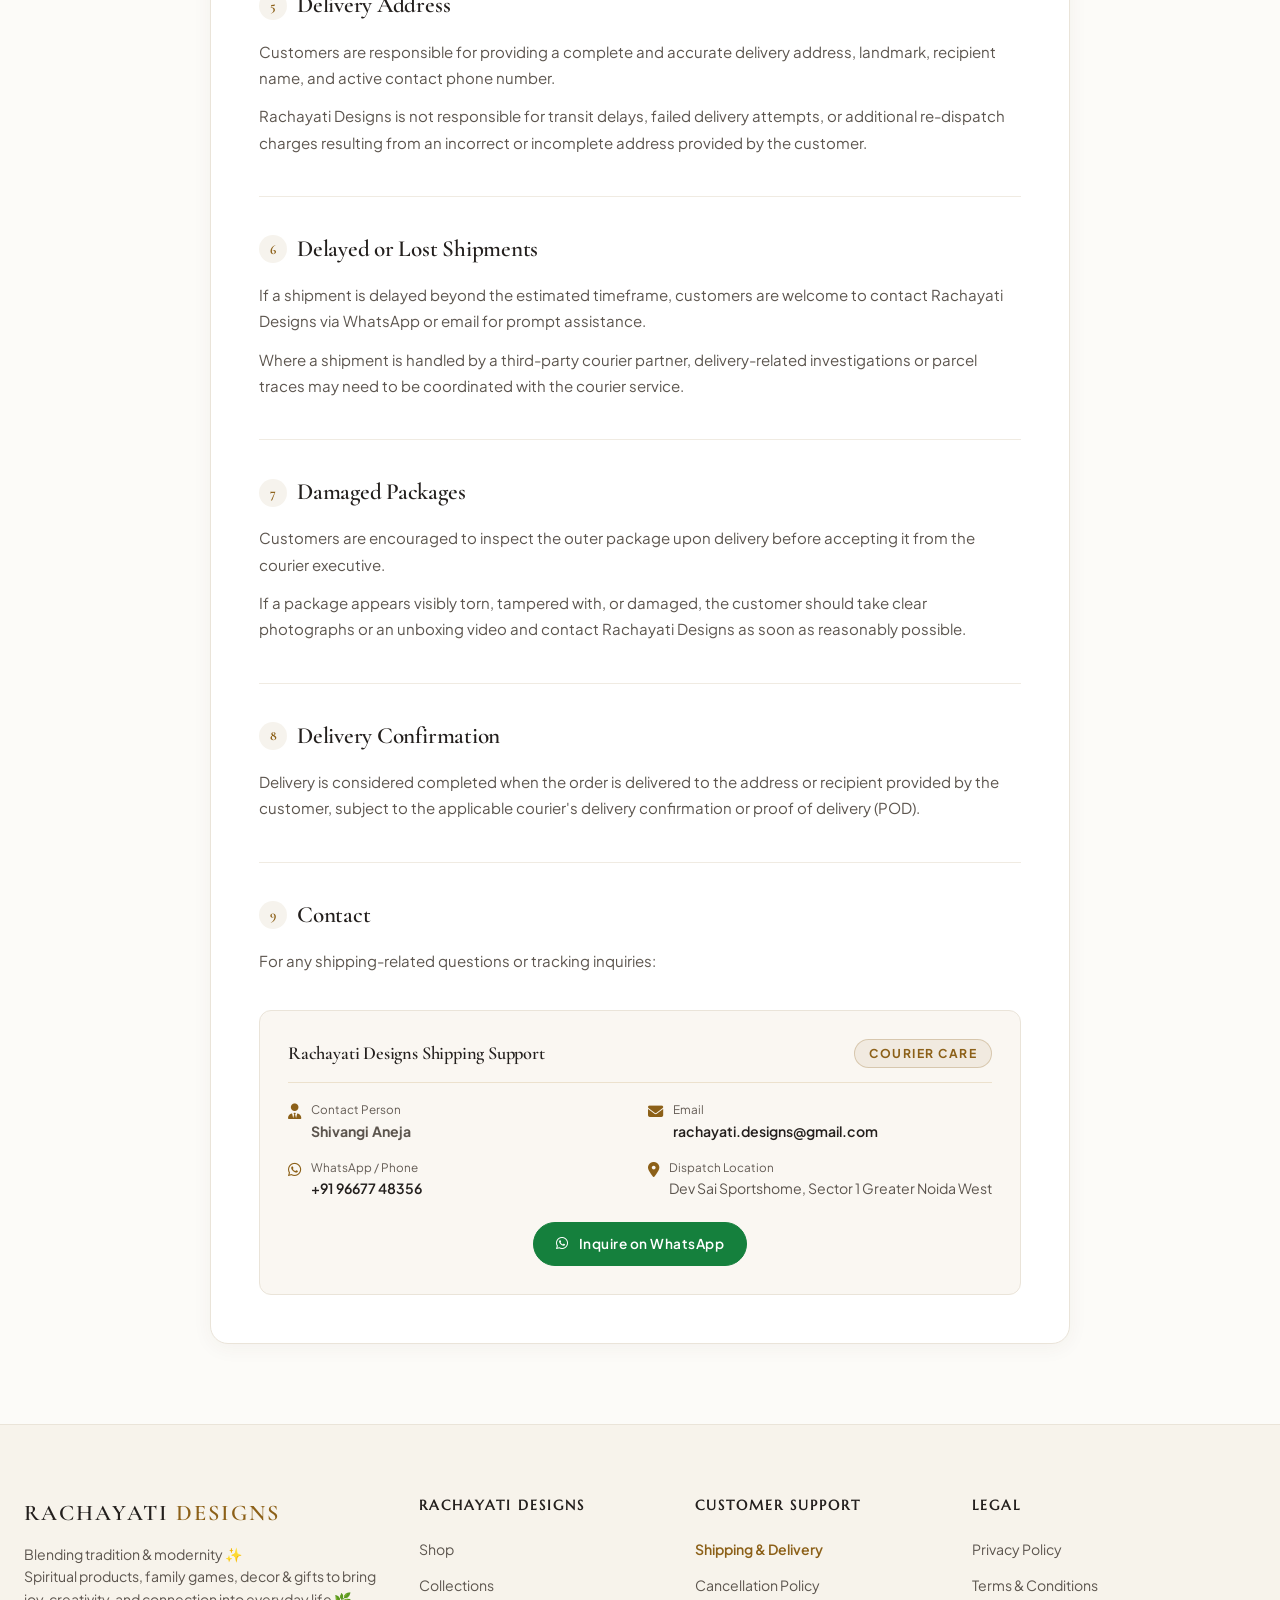
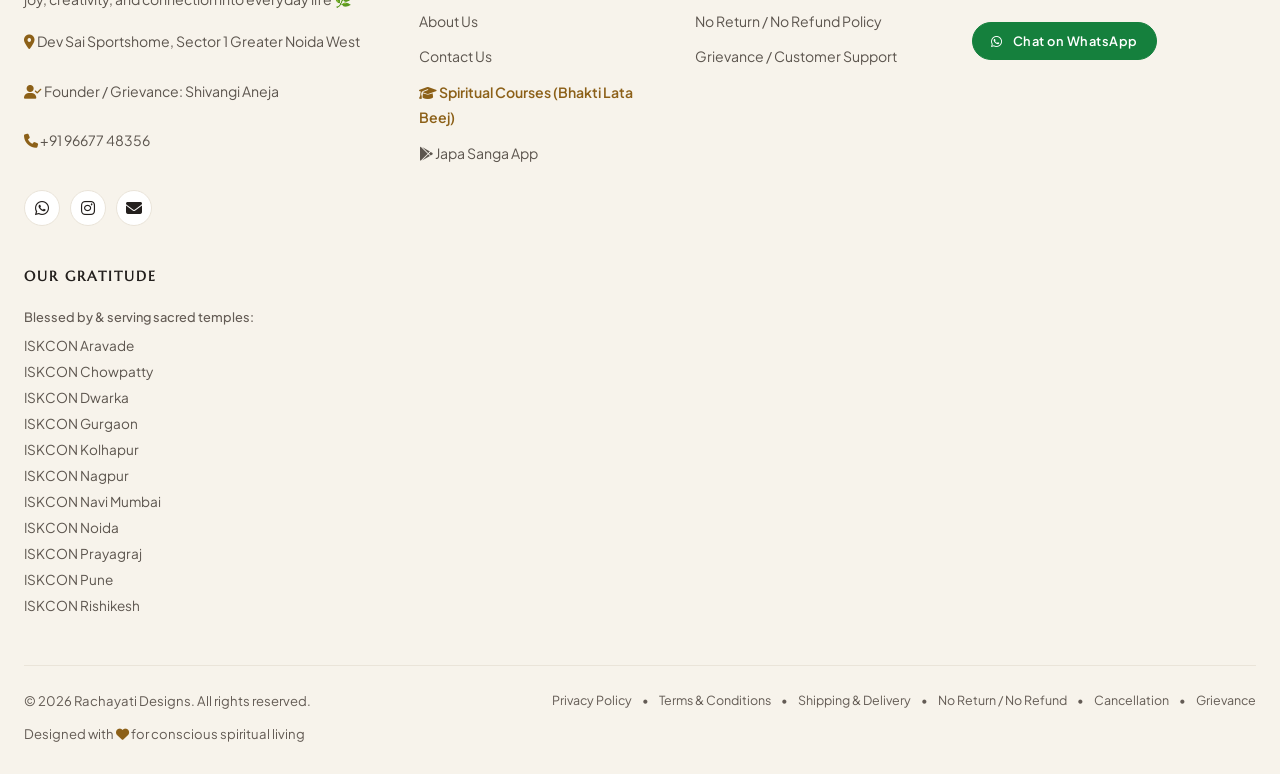
<file: shipping-policy.html>
<!DOCTYPE html>
<html lang="en">
<head>
    <link rel="icon" type="image/x-icon" href="favicon.ico">
    <meta charset="UTF-8">
    <meta name="viewport" content="width=device-width, initial-scale=1.0">
    <title>Shipping & Delivery Policy | Rachayati Designs</title>
    <meta name="description" content="Shipping & Delivery Policy for Rachayati Designs. Learn about our Pan-India express dispatch, estimated timelines, packaging, and courier processes.">
    <link rel="canonical" href="https://www.rachayatidesigns.com/shipping-policy.html">
    
    <!-- Google Fonts -->
    <link rel="preconnect" href="https://fonts.googleapis.com">
    <link rel="preconnect" href="https://fonts.gstatic.com" crossorigin>
    <link href="https://fonts.googleapis.com/css2?family=Cormorant+Garamond:ital,wght@0,600;0,700;1,400&family=Marcellus&family=Plus+Jakarta+Sans:wght@400;500;600;700&display=swap" rel="stylesheet" media="print" onload="this.media='all'">
    <noscript>
        <link href="https://fonts.googleapis.com/css2?family=Cormorant+Garamond:ital,wght@0,600;0,700;1,400&family=Marcellus&family=Plus+Jakarta+Sans:wght@400;500;600;700&display=swap" rel="stylesheet">
    </noscript>
    
    <!-- Font Awesome -->
    <link rel="stylesheet" href="https://cdnjs.cloudflare.com/ajax/libs/font-awesome/6.5.1/css/all.min.css" media="print" onload="this.media='all'">
    <noscript>
        <link rel="stylesheet" href="https://cdnjs.cloudflare.com/ajax/libs/font-awesome/6.5.1/css/all.min.css">
    </noscript>
    
    <!-- Custom CSS -->
    <link rel="stylesheet" href="style.min.css?v=11">
</head>
<body class="policy-page-body">

    <!-- Main Navigation Header -->
    <header class="main-header" id="header">
        <div class="nav-container">
            <a href="index.html" class="brand-link">
                <div class="brand-mandala-icon">
                    <img src="Logo.jpg" alt="Rachayati Designs" onerror="this.innerHTML='<i class=\'fa-solid fa-om\'></i>'">
                </div>
                <div class="brand-text-block">
                    <span class="brand-main-title">Rachayati</span>
                    <span class="brand-sub-title">Designs</span>
                </div>
            </a>

            <ul class="nav-menu">
                <li class="nav-item"><a href="index.html" class="nav-link">Home</a></li>
                <li class="nav-item has-dropdown">
                    <div class="nav-link-row">
                        <a href="shop.html" class="nav-link">Shop</a>
                        <button type="button" class="nav-dropdown-toggle" aria-label="Toggle Shop categories">
                            <i class="fa-solid fa-chevron-down dropdown-arrow"></i>
                        </button>
                    </div>
                    <div class="nav-dropdown">
                        <a href="shop.html?category=all" class="dropdown-item" style="font-weight: 700; color: var(--gold-primary);">All 40 Products →</a>
                        <a href="shop.html?category=bandhanwar" class="dropdown-item">Sacred Bandhanwars (8)</a>
                        <a href="shop.html?category=fridge-magnet" class="dropdown-item">Devotional Fridge Magnets (14)</a>
                        <a href="shop.html?category=tulsi-dress" class="dropdown-item">Tulsi Maharani Dresses (12)</a>
                        <a href="shop.html?category=led-mahamantra" class="dropdown-item">LED Lit Mahamantra (1)</a>
                        <a href="shop.html?category=wall-hanging" class="dropdown-item">Sacred Wall Hangings (1)</a>
                        <a href="shop.html?category=car-dashboard" class="dropdown-item">Car Dashboard Keepsakes (2)</a>
                        <a href="shop.html?category=car-hanging" class="dropdown-item">Car Hanging Accessories (2)</a>
                    </div>
                </li>
                <li class="nav-item"><a href="collections.html" class="nav-link">Collections</a></li>
                <li class="nav-item"><a href="index.html#story" class="nav-link">About Us</a></li>
                <li class="nav-item"><a href="contact.html" class="nav-link">Contact</a></li>
                <li class="nav-item">
                    <a href="https://bhaktilatabeej.com/" target="_blank" rel="noopener noreferrer" class="nav-courses-btn" title="Bhakti Lata Beej - Spiritual Courses & Wisdom">
                        <i class="fa-solid fa-graduation-cap"></i>
                        <span>Spiritual Courses</span>
                        <i class="fa-solid fa-arrow-up-right-from-square nav-external-arrow"></i>
                    </a>
                </li>
            </ul>

            <div class="nav-actions">
                <button class="nav-icon-btn" id="wishlistToggleBtn" title="Wishlist">
                    <i class="fa-regular fa-heart"></i>
                    <span class="nav-badge-count" id="wishlistCount">0</span>
                </button>
                <button class="nav-icon-btn" id="cartToggleBtn" title="Inquiries & Cart">
                    <i class="fa-solid fa-bag-shopping"></i>
                    <span class="nav-badge-count" id="cartCount">0</span>
                </button>
                <button class="mobile-toggle" id="mobileMenuBtn">
                    <i class="fa-solid fa-bars"></i>
                </button>
            </div>
        </div>
    </header>

    <!-- POLICY HERO HEADER -->
    <section class="policy-hero-header">
        <div class="container">
            <div class="policy-breadcrumbs">
                <a href="index.html">Home</a>
                <i class="fa-solid fa-chevron-right" style="font-size: 0.65rem;"></i>
                <a href="#footer">Customer Support</a>
                <i class="fa-solid fa-chevron-right" style="font-size: 0.65rem;"></i>
                <span>Shipping &amp; Delivery</span>
            </div>
            <span class="policy-badge-tag">Customer Support</span>
            <h1 class="policy-title">Shipping &amp; Delivery Policy</h1>
            <div class="policy-meta-row">
                <span><i class="fa-regular fa-calendar-check gold-text"></i> Last Updated: October 1, 2026</span>
                <span>•</span>
                <span><i class="fa-solid fa-truck-fast gold-text"></i> Pan-India Express Delivery</span>
            </div>

            <!-- Policy Navigation Bar -->
            <div class="policy-nav-strip">
                <a href="privacy-policy.html" class="policy-nav-pill"><i class="fa-solid fa-shield-halved"></i> Privacy Policy</a>
                <a href="terms-and-conditions.html" class="policy-nav-pill"><i class="fa-solid fa-scale-balanced"></i> Terms &amp; Conditions</a>
                <a href="shipping-policy.html" class="policy-nav-pill active"><i class="fa-solid fa-truck-fast"></i> Shipping &amp; Delivery</a>
                <a href="return-refund-policy.html" class="policy-nav-pill"><i class="fa-solid fa-rotate-left"></i> No Return / No Refund</a>
                <a href="cancellation-policy.html" class="policy-nav-pill"><i class="fa-solid fa-ban"></i> Cancellation Policy</a>
                <a href="grievance-customer-support.html" class="policy-nav-pill"><i class="fa-solid fa-headset"></i> Grievance Support</a>
            </div>
        </div>
    </section>

    <!-- POLICY CONTENT -->
    <main class="policy-content-wrapper">
        <div class="container">
            <article class="policy-card">
                
                <div class="policy-callout-box">
                    <i class="fa-solid fa-truck-fast"></i>
                    <strong>Careful Handcrafting &amp; Express Dispatch:</strong> Rachayati Designs aims to deliver orders safely and within the estimated timeframe communicated to the customer. All shipments are packaged securely with protective wrapping to safeguard sacred creations during transit.
                </div>

                <!-- Section 1 -->
                <div class="policy-section">
                    <h2 class="policy-section-title"><span class="policy-section-num">1</span> Order Processing</h2>
                    <p class="policy-text">
                        Orders are processed after the order has been confirmed with Rachayati Designs through WhatsApp.
                    </p>
                    <p class="policy-text">
                        The processing time may vary depending on product availability, artisanal preparation, and the nature of the order.
                    </p>
                </div>

                <!-- Section 2 -->
                <div class="policy-section">
                    <h2 class="policy-section-title"><span class="policy-section-num">2</span> Delivery Locations</h2>
                    <p class="policy-text">
                        We currently provide delivery to locations that are serviceable by our selected delivery/courier partners across India.
                    </p>
                    <p class="policy-text">
                        Availability of delivery to a particular pin code or location will be confirmed when the order is discussed and placed on WhatsApp. For international bulk inquiries, arrangements are reviewed on a custom basis.
                    </p>
                </div>

                <!-- Section 3 -->
                <div class="policy-section">
                    <h2 class="policy-section-title"><span class="policy-section-num">3</span> Delivery Charges</h2>
                    <p class="policy-text">
                        Applicable delivery or shipping charges, if any, will be communicated to the customer before the order is confirmed.
                    </p>
                    <p class="policy-text">
                        Any applicable charges may vary depending on the destination pin code, order size, package weight, or express courier option requested.
                    </p>
                </div>

                <!-- Section 4 -->
                <div class="policy-section">
                    <h2 class="policy-section-title"><span class="policy-section-num">4</span> Delivery Time</h2>
                    <p class="policy-text">
                        The estimated delivery time will be communicated to the customer when the order is confirmed on WhatsApp.
                    </p>
                    <p class="policy-text">
                        Delivery times are estimates and may be affected by courier transit delays, weather conditions, public holidays, remote regional connectivity, operational issues, or circumstances beyond our reasonable control.
                    </p>
                </div>

                <!-- Section 5 -->
                <div class="policy-section">
                    <h2 class="policy-section-title"><span class="policy-section-num">5</span> Delivery Address</h2>
                    <p class="policy-text">
                        Customers are responsible for providing a complete and accurate delivery address, landmark, recipient name, and active contact phone number.
                    </p>
                    <p class="policy-text">
                        Rachayati Designs is not responsible for transit delays, failed delivery attempts, or additional re-dispatch charges resulting from an incorrect or incomplete address provided by the customer.
                    </p>
                </div>

                <!-- Section 6 -->
                <div class="policy-section">
                    <h2 class="policy-section-title"><span class="policy-section-num">6</span> Delayed or Lost Shipments</h2>
                    <p class="policy-text">
                        If a shipment is delayed beyond the estimated timeframe, customers are welcome to contact Rachayati Designs via WhatsApp or email for prompt assistance.
                    </p>
                    <p class="policy-text">
                        Where a shipment is handled by a third-party courier partner, delivery-related investigations or parcel traces may need to be coordinated with the courier service.
                    </p>
                </div>

                <!-- Section 7 -->
                <div class="policy-section">
                    <h2 class="policy-section-title"><span class="policy-section-num">7</span> Damaged Packages</h2>
                    <p class="policy-text">
                        Customers are encouraged to inspect the outer package upon delivery before accepting it from the courier executive.
                    </p>
                    <p class="policy-text">
                        If a package appears visibly torn, tampered with, or damaged, the customer should take clear photographs or an unboxing video and contact Rachayati Designs as soon as reasonably possible.
                    </p>
                </div>

                <!-- Section 8 -->
                <div class="policy-section">
                    <h2 class="policy-section-title"><span class="policy-section-num">8</span> Delivery Confirmation</h2>
                    <p class="policy-text">
                        Delivery is considered completed when the order is delivered to the address or recipient provided by the customer, subject to the applicable courier's delivery confirmation or proof of delivery (POD).
                    </p>
                </div>

                <!-- Section 9 -->
                <div class="policy-section">
                    <h2 class="policy-section-title"><span class="policy-section-num">9</span> Contact</h2>
                    <p class="policy-text">
                        For any shipping-related questions or tracking inquiries:
                    </p>

                    <div class="policy-contact-card">
                        <div class="policy-contact-header">
                            <h4>Rachayati Designs Shipping Support</h4>
                            <span class="policy-badge-tag" style="margin: 0;">Courier Care</span>
                        </div>
                        <div class="policy-contact-details">
                            <div class="policy-contact-item">
                                <i class="fa-solid fa-user-tie"></i>
                                <div>
                                    <small style="color: var(--text-muted); display: block;">Contact Person</small>
                                    <strong>Shivangi Aneja</strong>
                                </div>
                            </div>
                            <div class="policy-contact-item">
                                <i class="fa-solid fa-envelope"></i>
                                <div>
                                    <small style="color: var(--text-muted); display: block;">Email</small>
                                    <a href="mailto:rachayati.designs@gmail.com">rachayati.designs@gmail.com</a>
                                </div>
                            </div>
                            <div class="policy-contact-item">
                                <i class="fa-brands fa-whatsapp"></i>
                                <div>
                                    <small style="color: var(--text-muted); display: block;">WhatsApp / Phone</small>
                                    <a href="https://wa.me/919667748356" target="_blank">+91 96677 48356</a>
                                </div>
                            </div>
                            <div class="policy-contact-item">
                                <i class="fa-solid fa-location-dot"></i>
                                <div>
                                    <small style="color: var(--text-muted); display: block;">Dispatch Location</small>
                                    <span>Dev Sai Sportshome, Sector 1 Greater Noida West</span>
                                </div>
                            </div>
                        </div>
                        <div style="text-align: center; margin-top: 10px;">
                            <a href="https://wa.me/919667748356?text=Namaste%20Shivangi%20ji,%20I%20have%20an%20inquiry%20regarding%20shipping%20and%20delivery." target="_blank" class="btn btn-whatsapp" style="font-size: 0.85rem; padding: 10px 22px;">
                                <i class="fa-brands fa-whatsapp"></i> Inquire on WhatsApp
                            </a>
                        </div>
                    </div>
                </div>

            </article>
        </div>
    </main>

    <!-- FOOTER -->
    <footer class="main-footer" id="footer">
        <div class="container">
            <div class="footer-grid">
                <!-- Col 1: Brand & Contact -->
                <div class="footer-brand">
                    <h3>Rachayati <span class="gold-text">Designs</span></h3>
                    <p>Blending tradition &amp; modernity ✨<br>Spiritual products, family games, decor &amp; gifts to bring joy, creativity, and connection into everyday life 🌿</p>
                    <div class="footer-contact-brief">
                        <p><i class="fa-solid fa-location-dot gold-text"></i> Dev Sai Sportshome, Sector 1 Greater Noida West</p>
                        <p><i class="fa-solid fa-user-check gold-text"></i> Founder / Grievance: Shivangi Aneja</p>
                        <p><a href="tel:+919667748356"><i class="fa-solid fa-phone gold-text"></i> +91 96677 48356</a></p>
                    </div>
                    <div class="footer-social-links">
                        <a href="https://wa.me/919667748356?text=Namaste%20Rachayati%20Designs!" target="_blank" class="footer-social-btn" title="WhatsApp" aria-label="Chat on WhatsApp"><i class="fa-brands fa-whatsapp"></i></a>
                        <a href="https://www.instagram.com/rachayati.designs/" target="_blank" class="footer-social-btn" title="Instagram (@rachayati.designs)" aria-label="Visit Instagram page"><i class="fa-brands fa-instagram"></i></a>
                        <a href="mailto:rachayati.designs@gmail.com" class="footer-social-btn" title="Email" aria-label="Send email"><i class="fa-solid fa-envelope"></i></a>
                    </div>
                </div>

                <!-- Col 2: Navigation -->
                <div class="footer-col">
                    <h4>Rachayati Designs</h4>
                    <ul class="footer-links-list">
                        <li><a href="shop.html">Shop</a></li>
                        <li><a href="collections.html">Collections</a></li>
                        <li><a href="index.html#story">About Us</a></li>
                        <li><a href="contact.html">Contact Us</a></li>
                        <li><a href="https://bhaktilatabeej.com/" target="_blank" rel="noopener noreferrer" style="color: var(--gold-primary); font-weight: 600;"><i class="fa-solid fa-graduation-cap"></i> Spiritual Courses (Bhakti Lata Beej)</a></li>
                        <li><a href="https://play.google.com/store/apps/details?id=com.bhaktilatabeej.japasanga&pli=1" target="_blank" rel="noopener noreferrer"><i class="fa-brands fa-google-play"></i> Japa Sanga App</a></li>
                    </ul>
                </div>

                <!-- Col 3: Customer Support Policies -->
                <div class="footer-col">
                    <h4>Customer Support</h4>
                    <ul class="footer-links-list">
                        <li><a href="shipping-policy.html" style="color: var(--gold-primary); font-weight: 600;">Shipping &amp; Delivery</a></li>
                        <li><a href="cancellation-policy.html">Cancellation Policy</a></li>
                        <li><a href="return-refund-policy.html">No Return / No Refund Policy</a></li>
                        <li><a href="grievance-customer-support.html">Grievance / Customer Support</a></li>
                    </ul>
                </div>

                <!-- Col 4: Legal Policies -->
                <div class="footer-col">
                    <h4>Legal</h4>
                    <ul class="footer-links-list">
                        <li><a href="privacy-policy.html">Privacy Policy</a></li>
                        <li><a href="terms-and-conditions.html">Terms &amp; Conditions</a></li>
                    </ul>
                    <div style="margin-top: 24px;">
                        <a href="https://wa.me/919667748356?text=Namaste%20Rachayati%20Designs!%20I%20would%20like%20to%20order%20products." target="_blank" class="btn btn-whatsapp" style="font-size: 0.8rem; padding: 8px 18px; width: fit-content;">
                            <i class="fa-brands fa-whatsapp"></i> Chat on WhatsApp
                        </a>
                    </div>
                </div>

                <!-- Col 5: Gratitude -->
                <div class="footer-col footer-col-gratitude">
                    <h4>Our Gratitude</h4>
                    <p style="font-size: 0.8rem; color: var(--text-muted); margin-bottom: 8px; font-weight: 500;">
                        Blessed by &amp; serving sacred temples:
                    </p>
                    <ul class="footer-links-list gratitude-temples-list">
                        <li>ISKCON Aravade</li>
                        <li>ISKCON Chowpatty</li>
                        <li>ISKCON Dwarka</li>
                        <li>ISKCON Gurgaon</li>
                        <li>ISKCON Kolhapur</li>
                        <li>ISKCON Nagpur</li>
                        <li>ISKCON Navi Mumbai</li>
                        <li>ISKCON Noida</li>
                        <li>ISKCON Prayagraj</li>
                        <li>ISKCON Pune</li>
                        <li>ISKCON Rishikesh</li>
                    </ul>
                </div>
            </div>

            <div class="footer-bottom">
                <p>&copy; <span id="currentYear">2026</span> Rachayati Designs. All rights reserved.</p>
                <div class="footer-bottom-legal-links">
                    <a href="privacy-policy.html">Privacy Policy</a>
                    <span>•</span>
                    <a href="terms-and-conditions.html">Terms &amp; Conditions</a>
                    <span>•</span>
                    <a href="shipping-policy.html">Shipping &amp; Delivery</a>
                    <span>•</span>
                    <a href="return-refund-policy.html">No Return / No Refund</a>
                    <span>•</span>
                    <a href="cancellation-policy.html">Cancellation</a>
                    <span>•</span>
                    <a href="grievance-customer-support.html">Grievance</a>
                </div>
                <p>Designed with <i class="fa-solid fa-heart gold-text"></i> for conscious spiritual living</p>
            </div>
        </div>
    </footer>

    <!-- WISHLIST DRAWER -->
    <div class="drawer-backdrop" id="wishlistDrawer" aria-hidden="true">
        <div class="drawer-panel">
            <div class="drawer-header">
                <h3>Saved Favorites (<span id="drawerWishlistCount">0</span>)</h3>
                <button class="drawer-close" id="wishlistCloseBtn" aria-label="Close saved favorites drawer"><i class="fa-solid fa-xmark"></i></button>
            </div>
            <div class="drawer-body" id="wishlistItemsContainer"></div>
            <div class="drawer-footer" id="wishlistFooter" style="display: none;">
                <button class="btn btn-dark" style="width: 100%;" id="moveWishlistToCartBtn">
                    Move All to Cart
                </button>
            </div>
        </div>
    </div>

    <!-- CART / INQUIRY DRAWER -->
    <div class="drawer-backdrop" id="cartDrawer" aria-hidden="true">
        <div class="drawer-panel">
            <div class="drawer-header">
                <h3>Shopping Cart (<span id="drawerCartCount">0</span>)</h3>
                <button class="drawer-close" id="cartCloseBtn" aria-label="Close shopping cart drawer"><i class="fa-solid fa-xmark"></i></button>
            </div>
            <div class="drawer-body" id="cartItemsContainer"></div>
            <div class="drawer-footer" id="cartFooter" style="display: none;">
                <div class="drawer-total-row">
                    <span>Estimated Total:</span>
                    <span style="color: var(--gold-primary);" id="drawerCartTotal">₹0</span>
                </div>
                <!-- Policy Notice before WhatsApp Order -->
                <div class="drawer-policy-notice">
                    By placing an order on WhatsApp, you agree to our 
                    <a href="terms-and-conditions.html" target="_blank">Terms</a> &amp; 
                    <a href="return-refund-policy.html" target="_blank">No Return / No Refund Policy</a>.
                </div>
                <button class="btn btn-whatsapp" style="width: 100%;" id="whatsappCheckoutBtn">
                    <i class="fa-brands fa-whatsapp"></i> Send Order on WhatsApp
                </button>
                <div class="drawer-policy-links">
                    <a href="shipping-policy.html" target="_blank"><i class="fa-solid fa-truck-fast"></i> Shipping</a>
                    <span>•</span>
                    <a href="return-refund-policy.html" target="_blank"><i class="fa-solid fa-rotate-left"></i> Returns</a>
                    <span>•</span>
                    <a href="terms-and-conditions.html" target="_blank">Terms</a>
                </div>
                <a href="shop.html" class="btn btn-outline" style="width: 100%; font-size: 0.84rem; text-align: center;" onclick="closeCartDrawer()">
                    <i class="fa-solid fa-plus gold-text"></i> Add More Products from Store
                </a>
                <button class="btn-clear-cart" id="clearCartBtn">Clear List</button>
            </div>
        </div>
    </div>

    <!-- TOAST NOTIFICATION -->
    <div class="toast-box" id="toastNotification">
        <i class="fa-solid fa-circle-check gold-text"></i>
        <span id="toastMessage">Item updated!</span>
    </div>

    <!-- FLOATING WHATSAPP HOTLINE BUTTON -->
    <a href="https://wa.me/919667748356?text=Namaste%20Rachayati%20Designs!%20I%20have%20an%20inquiry%20regarding%20spiritual%20products." target="_blank" class="floating-whatsapp-btn" title="Chat on WhatsApp" aria-label="WhatsApp Support">
        <i class="fa-brands fa-whatsapp"></i>
        <span class="wa-tooltip">Order &amp; Inquire on WhatsApp</span>
    </a>

    <!-- Script -->
    <script src="app.js?v=11" defer></script>
</body>
</html>
</file>
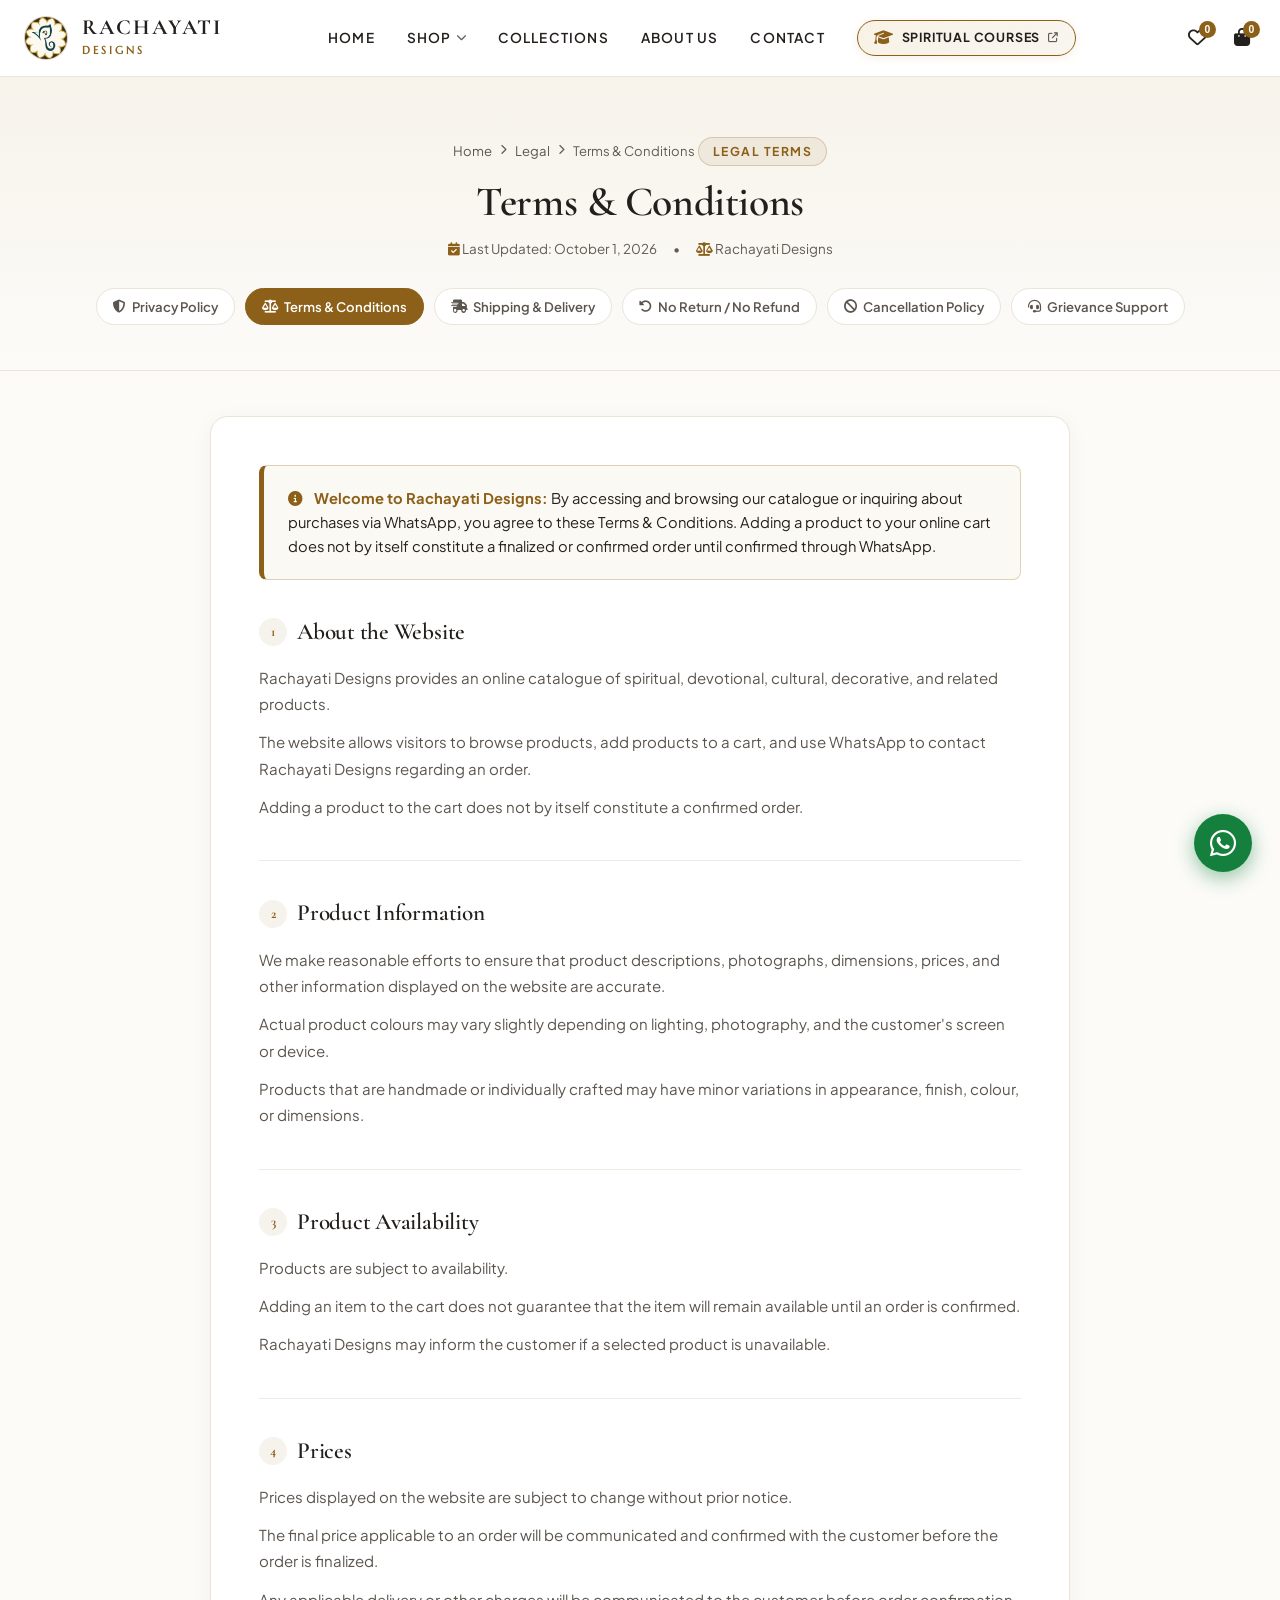
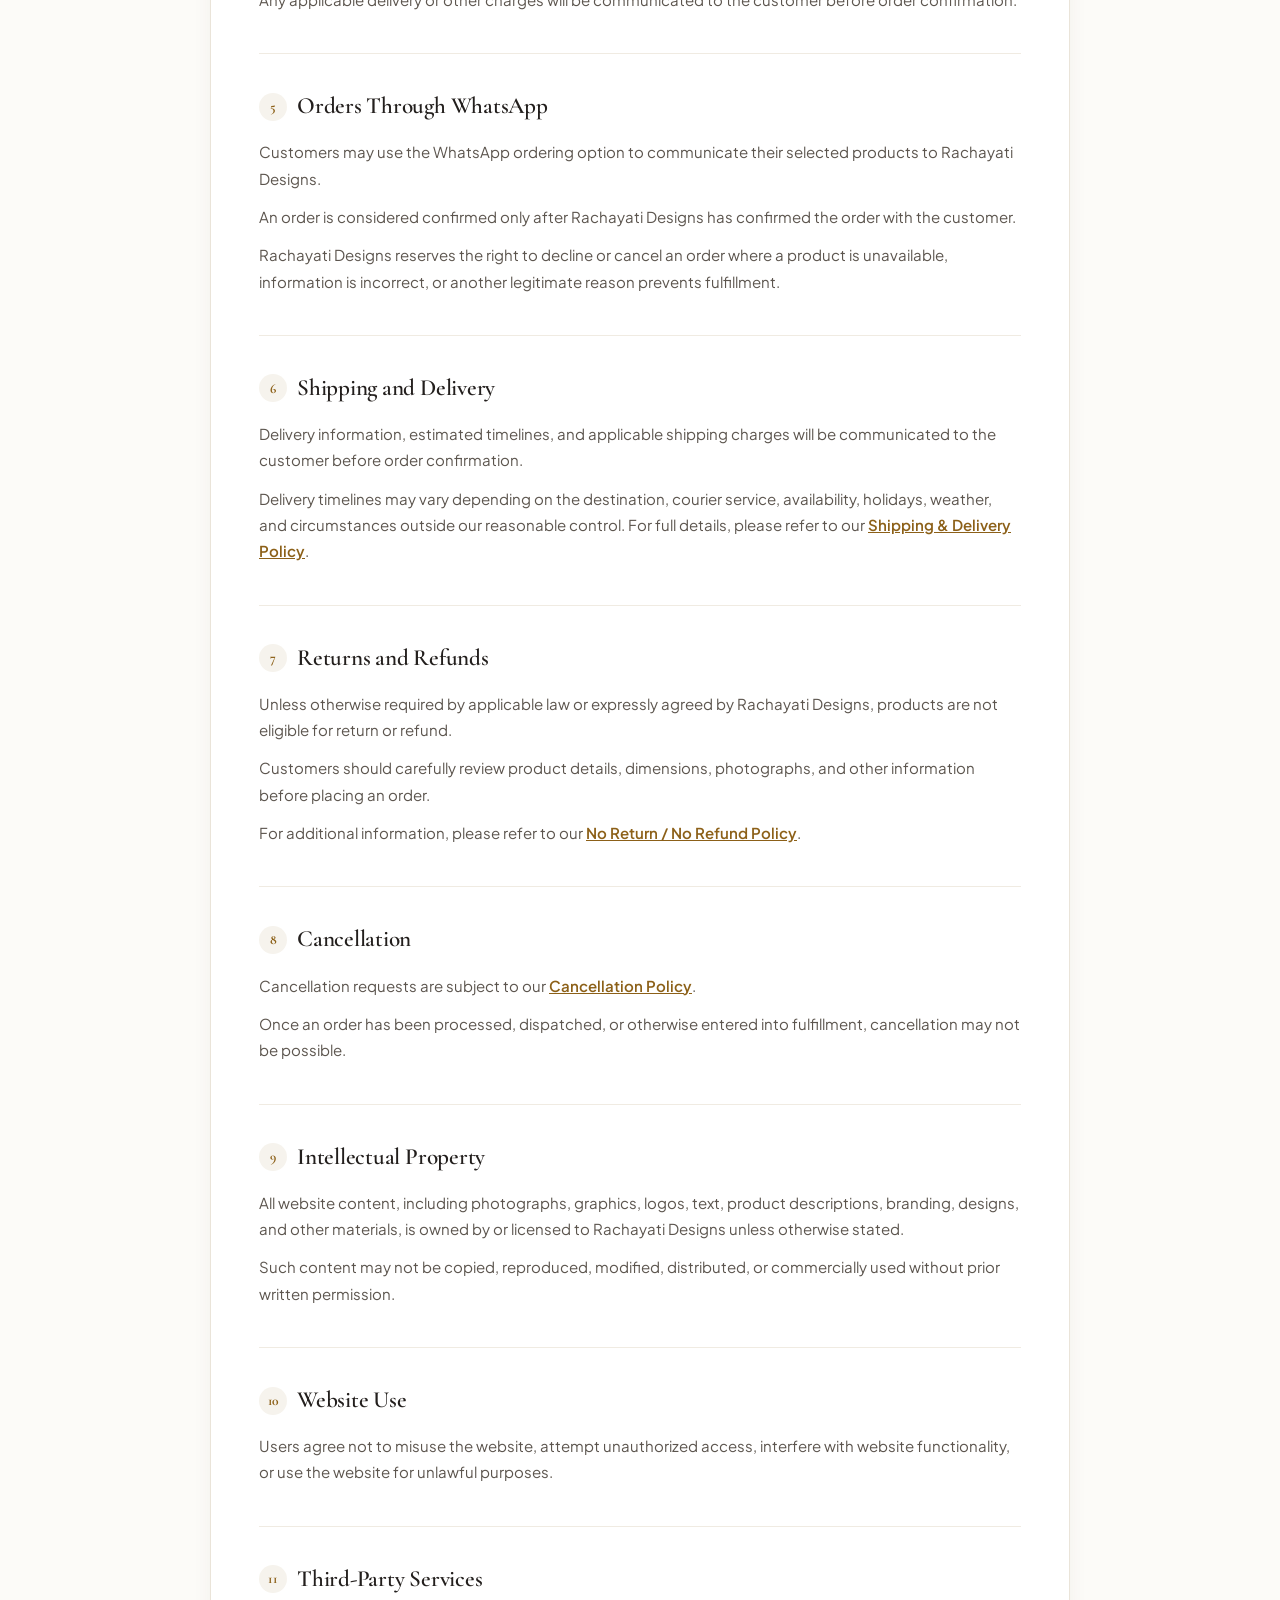
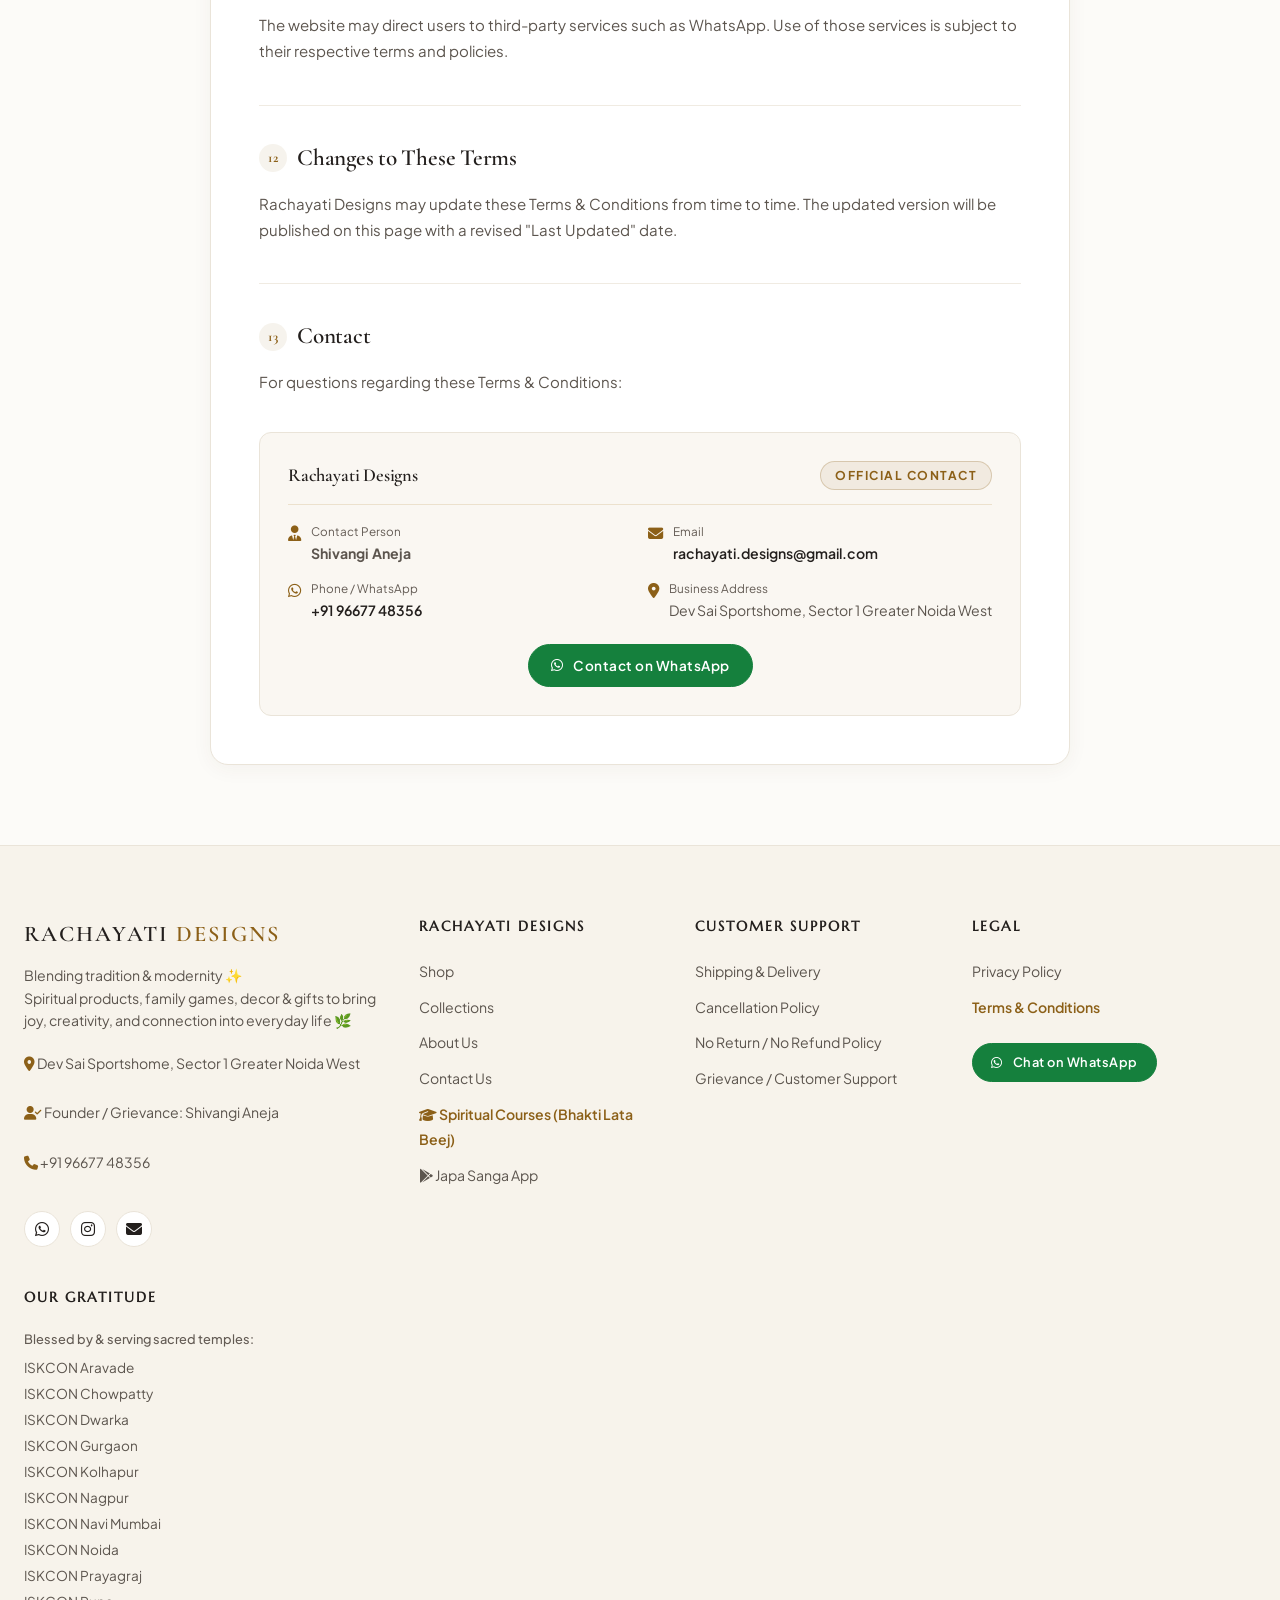
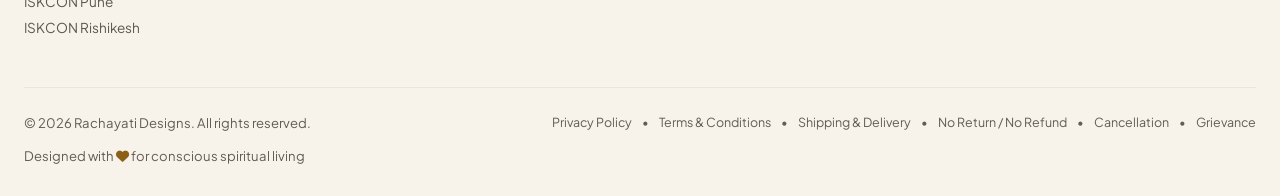
<file: terms-and-conditions.html>
<!DOCTYPE html>
<html lang="en">
<head>
    <link rel="icon" type="image/x-icon" href="favicon.ico">
    <meta charset="UTF-8">
    <meta name="viewport" content="width=device-width, initial-scale=1.0">
    <title>Terms & Conditions | Rachayati Designs</title>
    <meta name="description" content="Terms & Conditions for Rachayati Designs. Please review our website usage, product information, and WhatsApp ordering terms.">
    <link rel="canonical" href="https://www.rachayatidesigns.com/terms-and-conditions.html">
    
    <!-- Google Fonts -->
    <link rel="preconnect" href="https://fonts.googleapis.com">
    <link rel="preconnect" href="https://fonts.gstatic.com" crossorigin>
    <link href="https://fonts.googleapis.com/css2?family=Cormorant+Garamond:ital,wght@0,600;0,700;1,400&family=Marcellus&family=Plus+Jakarta+Sans:wght@400;500;600;700&display=swap" rel="stylesheet" media="print" onload="this.media='all'">
    <noscript>
        <link href="https://fonts.googleapis.com/css2?family=Cormorant+Garamond:ital,wght@0,600;0,700;1,400&family=Marcellus&family=Plus+Jakarta+Sans:wght@400;500;600;700&display=swap" rel="stylesheet">
    </noscript>
    
    <!-- Font Awesome -->
    <link rel="stylesheet" href="https://cdnjs.cloudflare.com/ajax/libs/font-awesome/6.5.1/css/all.min.css" media="print" onload="this.media='all'">
    <noscript>
        <link rel="stylesheet" href="https://cdnjs.cloudflare.com/ajax/libs/font-awesome/6.5.1/css/all.min.css">
    </noscript>
    
    <!-- Custom CSS -->
    <link rel="stylesheet" href="style.min.css?v=11">
</head>
<body class="policy-page-body">

    <!-- Main Navigation Header -->
    <header class="main-header" id="header">
        <div class="nav-container">
            <a href="index.html" class="brand-link">
                <div class="brand-mandala-icon">
                    <img src="Logo.jpg" alt="Rachayati Designs" onerror="this.innerHTML='<i class=\'fa-solid fa-om\'></i>'">
                </div>
                <div class="brand-text-block">
                    <span class="brand-main-title">Rachayati</span>
                    <span class="brand-sub-title">Designs</span>
                </div>
            </a>

            <ul class="nav-menu">
                <li class="nav-item"><a href="index.html" class="nav-link">Home</a></li>
                <li class="nav-item has-dropdown">
                    <div class="nav-link-row">
                        <a href="shop.html" class="nav-link">Shop</a>
                        <button type="button" class="nav-dropdown-toggle" aria-label="Toggle Shop categories">
                            <i class="fa-solid fa-chevron-down dropdown-arrow"></i>
                        </button>
                    </div>
                    <div class="nav-dropdown">
                        <a href="shop.html?category=all" class="dropdown-item" style="font-weight: 700; color: var(--gold-primary);">All 40 Products →</a>
                        <a href="shop.html?category=bandhanwar" class="dropdown-item">Sacred Bandhanwars (8)</a>
                        <a href="shop.html?category=fridge-magnet" class="dropdown-item">Devotional Fridge Magnets (14)</a>
                        <a href="shop.html?category=tulsi-dress" class="dropdown-item">Tulsi Maharani Dresses (12)</a>
                        <a href="shop.html?category=led-mahamantra" class="dropdown-item">LED Lit Mahamantra (1)</a>
                        <a href="shop.html?category=wall-hanging" class="dropdown-item">Sacred Wall Hangings (1)</a>
                        <a href="shop.html?category=car-dashboard" class="dropdown-item">Car Dashboard Keepsakes (2)</a>
                        <a href="shop.html?category=car-hanging" class="dropdown-item">Car Hanging Accessories (2)</a>
                    </div>
                </li>
                <li class="nav-item"><a href="collections.html" class="nav-link">Collections</a></li>
                <li class="nav-item"><a href="index.html#story" class="nav-link">About Us</a></li>
                <li class="nav-item"><a href="contact.html" class="nav-link">Contact</a></li>
                <li class="nav-item">
                    <a href="https://bhaktilatabeej.com/" target="_blank" rel="noopener noreferrer" class="nav-courses-btn" title="Bhakti Lata Beej - Spiritual Courses & Wisdom">
                        <i class="fa-solid fa-graduation-cap"></i>
                        <span>Spiritual Courses</span>
                        <i class="fa-solid fa-arrow-up-right-from-square nav-external-arrow"></i>
                    </a>
                </li>
            </ul>

            <div class="nav-actions">
                <button class="nav-icon-btn" id="wishlistToggleBtn" title="Wishlist">
                    <i class="fa-regular fa-heart"></i>
                    <span class="nav-badge-count" id="wishlistCount">0</span>
                </button>
                <button class="nav-icon-btn" id="cartToggleBtn" title="Inquiries & Cart">
                    <i class="fa-solid fa-bag-shopping"></i>
                    <span class="nav-badge-count" id="cartCount">0</span>
                </button>
                <button class="mobile-toggle" id="mobileMenuBtn">
                    <i class="fa-solid fa-bars"></i>
                </button>
            </div>
        </div>
    </header>

    <!-- POLICY HERO HEADER -->
    <section class="policy-hero-header">
        <div class="container">
            <div class="policy-breadcrumbs">
                <a href="index.html">Home</a>
                <i class="fa-solid fa-chevron-right" style="font-size: 0.65rem;"></i>
                <a href="#footer">Legal</a>
                <i class="fa-solid fa-chevron-right" style="font-size: 0.65rem;"></i>
                <span>Terms &amp; Conditions</span>
            </div>
            <span class="policy-badge-tag">Legal Terms</span>
            <h1 class="policy-title">Terms &amp; Conditions</h1>
            <div class="policy-meta-row">
                <span><i class="fa-regular fa-calendar-check gold-text"></i> Last Updated: October 1, 2026</span>
                <span>•</span>
                <span><i class="fa-solid fa-scale-balanced gold-text"></i> Rachayati Designs</span>
            </div>

            <!-- Policy Navigation Bar -->
            <div class="policy-nav-strip">
                <a href="privacy-policy.html" class="policy-nav-pill"><i class="fa-solid fa-shield-halved"></i> Privacy Policy</a>
                <a href="terms-and-conditions.html" class="policy-nav-pill active"><i class="fa-solid fa-scale-balanced"></i> Terms &amp; Conditions</a>
                <a href="shipping-policy.html" class="policy-nav-pill"><i class="fa-solid fa-truck-fast"></i> Shipping &amp; Delivery</a>
                <a href="return-refund-policy.html" class="policy-nav-pill"><i class="fa-solid fa-rotate-left"></i> No Return / No Refund</a>
                <a href="cancellation-policy.html" class="policy-nav-pill"><i class="fa-solid fa-ban"></i> Cancellation Policy</a>
                <a href="grievance-customer-support.html" class="policy-nav-pill"><i class="fa-solid fa-headset"></i> Grievance Support</a>
            </div>
        </div>
    </section>

    <!-- POLICY CONTENT -->
    <main class="policy-content-wrapper">
        <div class="container">
            <article class="policy-card">
                
                <div class="policy-callout-box">
                    <i class="fa-solid fa-circle-info"></i>
                    <strong>Welcome to Rachayati Designs:</strong> By accessing and browsing our catalogue or inquiring about purchases via WhatsApp, you agree to these Terms &amp; Conditions. Adding a product to your online cart does not by itself constitute a finalized or confirmed order until confirmed through WhatsApp.
                </div>

                <!-- Section 1 -->
                <div class="policy-section">
                    <h2 class="policy-section-title"><span class="policy-section-num">1</span> About the Website</h2>
                    <p class="policy-text">
                        Rachayati Designs provides an online catalogue of spiritual, devotional, cultural, decorative, and related products.
                    </p>
                    <p class="policy-text">
                        The website allows visitors to browse products, add products to a cart, and use WhatsApp to contact Rachayati Designs regarding an order.
                    </p>
                    <p class="policy-text">
                        Adding a product to the cart does not by itself constitute a confirmed order.
                    </p>
                </div>

                <!-- Section 2 -->
                <div class="policy-section">
                    <h2 class="policy-section-title"><span class="policy-section-num">2</span> Product Information</h2>
                    <p class="policy-text">
                        We make reasonable efforts to ensure that product descriptions, photographs, dimensions, prices, and other information displayed on the website are accurate.
                    </p>
                    <p class="policy-text">
                        Actual product colours may vary slightly depending on lighting, photography, and the customer's screen or device.
                    </p>
                    <p class="policy-text">
                        Products that are handmade or individually crafted may have minor variations in appearance, finish, colour, or dimensions.
                    </p>
                </div>

                <!-- Section 3 -->
                <div class="policy-section">
                    <h2 class="policy-section-title"><span class="policy-section-num">3</span> Product Availability</h2>
                    <p class="policy-text">
                        Products are subject to availability.
                    </p>
                    <p class="policy-text">
                        Adding an item to the cart does not guarantee that the item will remain available until an order is confirmed.
                    </p>
                    <p class="policy-text">
                        Rachayati Designs may inform the customer if a selected product is unavailable.
                    </p>
                </div>

                <!-- Section 4 -->
                <div class="policy-section">
                    <h2 class="policy-section-title"><span class="policy-section-num">4</span> Prices</h2>
                    <p class="policy-text">
                        Prices displayed on the website are subject to change without prior notice.
                    </p>
                    <p class="policy-text">
                        The final price applicable to an order will be communicated and confirmed with the customer before the order is finalized.
                    </p>
                    <p class="policy-text">
                        Any applicable delivery or other charges will be communicated to the customer before order confirmation.
                    </p>
                </div>

                <!-- Section 5 -->
                <div class="policy-section">
                    <h2 class="policy-section-title"><span class="policy-section-num">5</span> Orders Through WhatsApp</h2>
                    <p class="policy-text">
                        Customers may use the WhatsApp ordering option to communicate their selected products to Rachayati Designs.
                    </p>
                    <p class="policy-text">
                        An order is considered confirmed only after Rachayati Designs has confirmed the order with the customer.
                    </p>
                    <p class="policy-text">
                        Rachayati Designs reserves the right to decline or cancel an order where a product is unavailable, information is incorrect, or another legitimate reason prevents fulfillment.
                    </p>
                </div>

                <!-- Section 6 -->
                <div class="policy-section">
                    <h2 class="policy-section-title"><span class="policy-section-num">6</span> Shipping and Delivery</h2>
                    <p class="policy-text">
                        Delivery information, estimated timelines, and applicable shipping charges will be communicated to the customer before order confirmation.
                    </p>
                    <p class="policy-text">
                        Delivery timelines may vary depending on the destination, courier service, availability, holidays, weather, and circumstances outside our reasonable control. For full details, please refer to our <a href="shipping-policy.html" style="color: var(--gold-primary); font-weight: 600;">Shipping &amp; Delivery Policy</a>.
                    </p>
                </div>

                <!-- Section 7 -->
                <div class="policy-section">
                    <h2 class="policy-section-title"><span class="policy-section-num">7</span> Returns and Refunds</h2>
                    <p class="policy-text">
                        Unless otherwise required by applicable law or expressly agreed by Rachayati Designs, products are not eligible for return or refund.
                    </p>
                    <p class="policy-text">
                        Customers should carefully review product details, dimensions, photographs, and other information before placing an order.
                    </p>
                    <p class="policy-text">
                        For additional information, please refer to our <a href="return-refund-policy.html" style="color: var(--gold-primary); font-weight: 600;">No Return / No Refund Policy</a>.
                    </p>
                </div>

                <!-- Section 8 -->
                <div class="policy-section">
                    <h2 class="policy-section-title"><span class="policy-section-num">8</span> Cancellation</h2>
                    <p class="policy-text">
                        Cancellation requests are subject to our <a href="cancellation-policy.html" style="color: var(--gold-primary); font-weight: 600;">Cancellation Policy</a>.
                    </p>
                    <p class="policy-text">
                        Once an order has been processed, dispatched, or otherwise entered into fulfillment, cancellation may not be possible.
                    </p>
                </div>

                <!-- Section 9 -->
                <div class="policy-section">
                    <h2 class="policy-section-title"><span class="policy-section-num">9</span> Intellectual Property</h2>
                    <p class="policy-text">
                        All website content, including photographs, graphics, logos, text, product descriptions, branding, designs, and other materials, is owned by or licensed to Rachayati Designs unless otherwise stated.
                    </p>
                    <p class="policy-text">
                        Such content may not be copied, reproduced, modified, distributed, or commercially used without prior written permission.
                    </p>
                </div>

                <!-- Section 10 -->
                <div class="policy-section">
                    <h2 class="policy-section-title"><span class="policy-section-num">10</span> Website Use</h2>
                    <p class="policy-text">
                        Users agree not to misuse the website, attempt unauthorized access, interfere with website functionality, or use the website for unlawful purposes.
                    </p>
                </div>

                <!-- Section 11 -->
                <div class="policy-section">
                    <h2 class="policy-section-title"><span class="policy-section-num">11</span> Third-Party Services</h2>
                    <p class="policy-text">
                        The website may direct users to third-party services such as WhatsApp. Use of those services is subject to their respective terms and policies.
                    </p>
                </div>

                <!-- Section 12 -->
                <div class="policy-section">
                    <h2 class="policy-section-title"><span class="policy-section-num">12</span> Changes to These Terms</h2>
                    <p class="policy-text">
                        Rachayati Designs may update these Terms &amp; Conditions from time to time. The updated version will be published on this page with a revised "Last Updated" date.
                    </p>
                </div>

                <!-- Section 13 -->
                <div class="policy-section">
                    <h2 class="policy-section-title"><span class="policy-section-num">13</span> Contact</h2>
                    <p class="policy-text">
                        For questions regarding these Terms &amp; Conditions:
                    </p>

                    <div class="policy-contact-card">
                        <div class="policy-contact-header">
                            <h4>Rachayati Designs</h4>
                            <span class="policy-badge-tag" style="margin: 0;">Official Contact</span>
                        </div>
                        <div class="policy-contact-details">
                            <div class="policy-contact-item">
                                <i class="fa-solid fa-user-tie"></i>
                                <div>
                                    <small style="color: var(--text-muted); display: block;">Contact Person</small>
                                    <strong>Shivangi Aneja</strong>
                                </div>
                            </div>
                            <div class="policy-contact-item">
                                <i class="fa-solid fa-envelope"></i>
                                <div>
                                    <small style="color: var(--text-muted); display: block;">Email</small>
                                    <a href="mailto:rachayati.designs@gmail.com">rachayati.designs@gmail.com</a>
                                </div>
                            </div>
                            <div class="policy-contact-item">
                                <i class="fa-brands fa-whatsapp"></i>
                                <div>
                                    <small style="color: var(--text-muted); display: block;">Phone / WhatsApp</small>
                                    <a href="https://wa.me/919667748356" target="_blank">+91 96677 48356</a>
                                </div>
                            </div>
                            <div class="policy-contact-item">
                                <i class="fa-solid fa-location-dot"></i>
                                <div>
                                    <small style="color: var(--text-muted); display: block;">Business Address</small>
                                    <span>Dev Sai Sportshome, Sector 1 Greater Noida West</span>
                                </div>
                            </div>
                        </div>
                        <div style="text-align: center; margin-top: 10px;">
                            <a href="https://wa.me/919667748356?text=Namaste%20Shivangi%20ji,%20I%20have%20a%20question%20regarding%20the%20Terms%20and%20Conditions." target="_blank" class="btn btn-whatsapp" style="font-size: 0.85rem; padding: 10px 22px;">
                                <i class="fa-brands fa-whatsapp"></i> Contact on WhatsApp
                            </a>
                        </div>
                    </div>
                </div>

            </article>
        </div>
    </main>

    <!-- FOOTER -->
    <footer class="main-footer" id="footer">
        <div class="container">
            <div class="footer-grid">
                <!-- Col 1: Brand & Contact -->
                <div class="footer-brand">
                    <h3>Rachayati <span class="gold-text">Designs</span></h3>
                    <p>Blending tradition &amp; modernity ✨<br>Spiritual products, family games, decor &amp; gifts to bring joy, creativity, and connection into everyday life 🌿</p>
                    <div class="footer-contact-brief">
                        <p><i class="fa-solid fa-location-dot gold-text"></i> Dev Sai Sportshome, Sector 1 Greater Noida West</p>
                        <p><i class="fa-solid fa-user-check gold-text"></i> Founder / Grievance: Shivangi Aneja</p>
                        <p><a href="tel:+919667748356"><i class="fa-solid fa-phone gold-text"></i> +91 96677 48356</a></p>
                    </div>
                    <div class="footer-social-links">
                        <a href="https://wa.me/919667748356?text=Namaste%20Rachayati%20Designs!" target="_blank" class="footer-social-btn" title="WhatsApp" aria-label="Chat on WhatsApp"><i class="fa-brands fa-whatsapp"></i></a>
                        <a href="https://www.instagram.com/rachayati.designs/" target="_blank" class="footer-social-btn" title="Instagram (@rachayati.designs)" aria-label="Visit Instagram page"><i class="fa-brands fa-instagram"></i></a>
                        <a href="mailto:rachayati.designs@gmail.com" class="footer-social-btn" title="Email" aria-label="Send email"><i class="fa-solid fa-envelope"></i></a>
                    </div>
                </div>

                <!-- Col 2: Navigation -->
                <div class="footer-col">
                    <h4>Rachayati Designs</h4>
                    <ul class="footer-links-list">
                        <li><a href="shop.html">Shop</a></li>
                        <li><a href="collections.html">Collections</a></li>
                        <li><a href="index.html#story">About Us</a></li>
                        <li><a href="contact.html">Contact Us</a></li>
                        <li><a href="https://bhaktilatabeej.com/" target="_blank" rel="noopener noreferrer" style="color: var(--gold-primary); font-weight: 600;"><i class="fa-solid fa-graduation-cap"></i> Spiritual Courses (Bhakti Lata Beej)</a></li>
                        <li><a href="https://play.google.com/store/apps/details?id=com.bhaktilatabeej.japasanga&pli=1" target="_blank" rel="noopener noreferrer"><i class="fa-brands fa-google-play"></i> Japa Sanga App</a></li>
                    </ul>
                </div>

                <!-- Col 3: Customer Support Policies -->
                <div class="footer-col">
                    <h4>Customer Support</h4>
                    <ul class="footer-links-list">
                        <li><a href="shipping-policy.html">Shipping &amp; Delivery</a></li>
                        <li><a href="cancellation-policy.html">Cancellation Policy</a></li>
                        <li><a href="return-refund-policy.html">No Return / No Refund Policy</a></li>
                        <li><a href="grievance-customer-support.html">Grievance / Customer Support</a></li>
                    </ul>
                </div>

                <!-- Col 4: Legal Policies -->
                <div class="footer-col">
                    <h4>Legal</h4>
                    <ul class="footer-links-list">
                        <li><a href="privacy-policy.html">Privacy Policy</a></li>
                        <li><a href="terms-and-conditions.html" style="color: var(--gold-primary); font-weight: 600;">Terms &amp; Conditions</a></li>
                    </ul>
                    <div style="margin-top: 24px;">
                        <a href="https://wa.me/919667748356?text=Namaste%20Rachayati%20Designs!%20I%20would%20like%20to%20order%20products." target="_blank" class="btn btn-whatsapp" style="font-size: 0.8rem; padding: 8px 18px; width: fit-content;">
                            <i class="fa-brands fa-whatsapp"></i> Chat on WhatsApp
                        </a>
                    </div>
                </div>

                <!-- Col 5: Gratitude -->
                <div class="footer-col footer-col-gratitude">
                    <h4>Our Gratitude</h4>
                    <p style="font-size: 0.8rem; color: var(--text-muted); margin-bottom: 8px; font-weight: 500;">
                        Blessed by &amp; serving sacred temples:
                    </p>
                    <ul class="footer-links-list gratitude-temples-list">
                        <li>ISKCON Aravade</li>
                        <li>ISKCON Chowpatty</li>
                        <li>ISKCON Dwarka</li>
                        <li>ISKCON Gurgaon</li>
                        <li>ISKCON Kolhapur</li>
                        <li>ISKCON Nagpur</li>
                        <li>ISKCON Navi Mumbai</li>
                        <li>ISKCON Noida</li>
                        <li>ISKCON Prayagraj</li>
                        <li>ISKCON Pune</li>
                        <li>ISKCON Rishikesh</li>
                    </ul>
                </div>
            </div>

            <div class="footer-bottom">
                <p>&copy; <span id="currentYear">2026</span> Rachayati Designs. All rights reserved.</p>
                <div class="footer-bottom-legal-links">
                    <a href="privacy-policy.html">Privacy Policy</a>
                    <span>•</span>
                    <a href="terms-and-conditions.html">Terms &amp; Conditions</a>
                    <span>•</span>
                    <a href="shipping-policy.html">Shipping &amp; Delivery</a>
                    <span>•</span>
                    <a href="return-refund-policy.html">No Return / No Refund</a>
                    <span>•</span>
                    <a href="cancellation-policy.html">Cancellation</a>
                    <span>•</span>
                    <a href="grievance-customer-support.html">Grievance</a>
                </div>
                <p>Designed with <i class="fa-solid fa-heart gold-text"></i> for conscious spiritual living</p>
            </div>
        </div>
    </footer>

    <!-- WISHLIST DRAWER -->
    <div class="drawer-backdrop" id="wishlistDrawer" aria-hidden="true">
        <div class="drawer-panel">
            <div class="drawer-header">
                <h3>Saved Favorites (<span id="drawerWishlistCount">0</span>)</h3>
                <button class="drawer-close" id="wishlistCloseBtn" aria-label="Close saved favorites drawer"><i class="fa-solid fa-xmark"></i></button>
            </div>
            <div class="drawer-body" id="wishlistItemsContainer"></div>
            <div class="drawer-footer" id="wishlistFooter" style="display: none;">
                <button class="btn btn-dark" style="width: 100%;" id="moveWishlistToCartBtn">
                    Move All to Cart
                </button>
            </div>
        </div>
    </div>

    <!-- CART / INQUIRY DRAWER -->
    <div class="drawer-backdrop" id="cartDrawer" aria-hidden="true">
        <div class="drawer-panel">
            <div class="drawer-header">
                <h3>Shopping Cart (<span id="drawerCartCount">0</span>)</h3>
                <button class="drawer-close" id="cartCloseBtn" aria-label="Close shopping cart drawer"><i class="fa-solid fa-xmark"></i></button>
            </div>
            <div class="drawer-body" id="cartItemsContainer"></div>
            <div class="drawer-footer" id="cartFooter" style="display: none;">
                <div class="drawer-total-row">
                    <span>Estimated Total:</span>
                    <span style="color: var(--gold-primary);" id="drawerCartTotal">₹0</span>
                </div>
                <!-- Policy Notice before WhatsApp Order -->
                <div class="drawer-policy-notice">
                    By placing an order on WhatsApp, you agree to our 
                    <a href="terms-and-conditions.html" target="_blank">Terms</a> &amp; 
                    <a href="return-refund-policy.html" target="_blank">No Return / No Refund Policy</a>.
                </div>
                <button class="btn btn-whatsapp" style="width: 100%;" id="whatsappCheckoutBtn">
                    <i class="fa-brands fa-whatsapp"></i> Send Order on WhatsApp
                </button>
                <div class="drawer-policy-links">
                    <a href="shipping-policy.html" target="_blank"><i class="fa-solid fa-truck-fast"></i> Shipping</a>
                    <span>•</span>
                    <a href="return-refund-policy.html" target="_blank"><i class="fa-solid fa-rotate-left"></i> Returns</a>
                    <span>•</span>
                    <a href="terms-and-conditions.html" target="_blank">Terms</a>
                </div>
                <a href="shop.html" class="btn btn-outline" style="width: 100%; font-size: 0.84rem; text-align: center;" onclick="closeCartDrawer()">
                    <i class="fa-solid fa-plus gold-text"></i> Add More Products from Store
                </a>
                <button class="btn-clear-cart" id="clearCartBtn">Clear List</button>
            </div>
        </div>
    </div>

    <!-- TOAST NOTIFICATION -->
    <div class="toast-box" id="toastNotification">
        <i class="fa-solid fa-circle-check gold-text"></i>
        <span id="toastMessage">Item updated!</span>
    </div>

    <!-- FLOATING WHATSAPP HOTLINE BUTTON -->
    <a href="https://wa.me/919667748356?text=Namaste%20Rachayati%20Designs!%20I%20have%20an%20inquiry%20regarding%20spiritual%20products." target="_blank" class="floating-whatsapp-btn" title="Chat on WhatsApp" aria-label="WhatsApp Support">
        <i class="fa-brands fa-whatsapp"></i>
        <span class="wa-tooltip">Order &amp; Inquire on WhatsApp</span>
    </a>

    <!-- Script -->
    <script src="app.js?v=11" defer></script>
</body>
</html>
</file>
<file: style.min.css>
:root{--bg-main:#fcfbf8;--bg-warm-light:#f7f4ee;--bg-cream:#f2ece1;--bg-card:#ffffff;--bg-card-hover:#ffffff;--bg-overlay:rgba(252,251,248,0.95);--text-primary:#231f1d;--text-secondary:#5c554e;--text-muted:#635b54;--text-light:#ab9f94;--text-inverted:#ffffff;--gold-primary:#8c6018;--gold-accent:#cda250;--gold-light:#faecd0;--gold-subtle:rgba(140,96,24,0.08);--gold-border:rgba(140,96,24,0.25);--terracotta:#ab5132;--terracotta-light:#fbeee9;--saffron:#d97724;--border-light:#eae4d9;--border-subtle:#f0ebe2;--border-dark:#231f1d;--shadow-subtle:0 4px 20px rgba(70,50,30,0.05);--shadow-card:0 8px 24px rgba(60,45,25,0.08);--shadow-card-hover:0 16px 36px rgba(60,45,25,0.12);--shadow-modal:0 24px 60px rgba(35,31,29,0.18);--font-heading:'Cormorant Garamond','Cinzel',serif;--font-subheading:'Marcellus','Cinzel',serif;--font-body:'Plus Jakarta Sans',-apple-system,sans-serif;--radius-sm:6px;--radius-md:12px;--radius-lg:18px;--radius-full:9999px;--transition-fast:0.2s cubic-bezier(0.4,0,0.2,1);--transition-normal:0.35s cubic-bezier(0.4,0,0.2,1)}*{margin:0;padding:0;box-sizing:border-box}html{scroll-behavior:smooth;font-size:16px}body{background-color:var(--bg-main);color:var(--text-primary);font-family:var(--font-body);line-height:1.6;overflow-x:hidden;-webkit-font-smoothing:antialiased}h1,h2,h3,h4,h5,h6{font-family:var(--font-heading);color:var(--text-primary);font-weight:600;letter-spacing:-0.01em}.italic-serif{font-style:italic;font-family:'Cormorant Garamond',serif;font-weight:400}.gold-text{color:var(--gold-primary);font-weight:600}.wa-green-text{color:#15803d !important}.text-center{text-align:center}.container{max-width:1280px;margin:0 auto;padding:0 24px}.btn{display:inline-flex;align-items:center;justify-content:center;gap:10px;padding:12px 28px;font-size:0.88rem;font-weight:600;font-family:var(--font-body);border-radius:var(--radius-full);border:1px solid transparent;cursor:pointer;text-decoration:none;transition:var(--transition-normal);letter-spacing:0.5px}.btn-dark{background-color:var(--text-primary);color:#ffffff;border-color:var(--text-primary)}.btn-dark:hover{background-color:var(--gold-primary);border-color:var(--gold-primary);color:#ffffff;transform:translateY(-2px);box-shadow:0 6px 18px rgba(179,133,56,0.3)}.btn-outline{background-color:transparent;color:var(--text-primary);border-color:var(--border-light)}.btn-outline:hover{border-color:var(--text-primary);background-color:var(--bg-warm-light);transform:translateY(-2px)}.btn-gold{background-color:var(--gold-primary);color:#ffffff;border-color:var(--gold-primary)}.btn-gold:hover{background-color:#9c712c;border-color:#9c712c;color:#ffffff;transform:translateY(-2px)}.btn-whatsapp{background-color:#15803d;color:#ffffff;border-color:#15803d}.btn-whatsapp:hover{background-color:#116832;transform:translateY(-2px);box-shadow:0 6px 18px rgba(21,128,61,0.35)}.announcement-bar{background-color:#f1e9dc;border-bottom:1px solid #e7dcce;padding:9px 16px;font-size:0.78rem;font-weight:600;letter-spacing:1.5px;text-transform:uppercase;color:#634d35;text-align:center}.announcement-bar i{color:var(--gold-primary);margin:0 8px;font-size:0.7rem}.main-header{background-color:#ffffff;border-bottom:1px solid var(--border-light);position:sticky;top:0;z-index:1000;transition:var(--transition-fast)}.main-header.scrolled{box-shadow:var(--shadow-subtle)}.nav-container{max-width:1320px;margin:0 auto;padding:16px 24px;display:flex;align-items:center;justify-content:space-between;gap:20px}.brand-link{display:flex;align-items:center;gap:14px;text-decoration:none;color:var(--text-primary)}.brand-mandala-icon{width:44px;height:44px;border-radius:50%;border:1px solid var(--gold-border);display:flex;align-items:center;justify-content:center;color:var(--gold-primary);font-size:1.4rem;background:var(--bg-warm-light);overflow:hidden;flex-shrink:0}.brand-mandala-icon img{width:100%;height:100%;object-fit:cover}.brand-text-block{display:flex;flex-direction:column}.brand-main-title{font-family:var(--font-heading);font-size:1.35rem;font-weight:700;letter-spacing:2px;text-transform:uppercase;line-height:1.1;color:var(--text-primary)}.brand-sub-title{font-family:var(--font-subheading);font-size:0.68rem;letter-spacing:3px;text-transform:uppercase;color:var(--gold-primary);font-weight:600;margin-top:2px}.nav-menu{display:flex;align-items:center;gap:32px;list-style:none}.nav-item{position:relative}.nav-link{font-size:0.85rem;font-weight:600;letter-spacing:1.2px;text-transform:uppercase;text-decoration:none;color:var(--text-primary);padding:8px 0;transition:var(--transition-fast);display:flex;align-items:center;gap:5px}.nav-link i.dropdown-arrow{font-size:0.65rem;color:var(--text-muted);transition:transform 0.2s ease}.nav-link:hover,.nav-link.active{color:var(--gold-primary)}.nav-link-row{display:inline-flex;align-items:center;gap:4px}.nav-link-row .nav-link{display:inline-flex;align-items:center}.nav-dropdown-toggle{background:none;border:none;padding:0;margin:0;cursor:pointer;display:inline-flex;align-items:center;justify-content:center;color:var(--text-muted);font-size:0.65rem;line-height:1;transition:color var(--transition-fast)}.nav-item:hover .nav-dropdown-toggle,.nav-item:hover .nav-link-row .nav-link{color:var(--gold-primary)}.nav-item:hover .dropdown-arrow,.nav-item.dropdown-open .dropdown-arrow{transform:rotate(180deg)}.nav-courses-btn{display:inline-flex;align-items:center;gap:8px;padding:7px 16px;background:linear-gradient(135deg,rgba(205,162,80,0.14) 0%,rgba(179,133,56,0.08) 100%);border:1.5px solid var(--gold-primary);border-radius:var(--radius-full);color:var(--text-primary);font-size:0.78rem;font-weight:700;letter-spacing:0.8px;text-transform:uppercase;text-decoration:none;transition:all var(--transition-fast);white-space:nowrap;box-shadow:0 2px 8px rgba(179,133,56,0.12)}.nav-courses-btn i.fa-graduation-cap,.nav-courses-btn i.fa-seedling{color:var(--gold-primary);font-size:0.95rem;transition:transform var(--transition-fast)}.nav-courses-btn .nav-external-arrow{font-size:0.65rem;color:var(--text-muted);transition:transform var(--transition-fast),color var(--transition-fast)}.nav-courses-btn:hover{background:var(--gold-primary);border-color:var(--gold-primary);color:#ffffff;box-shadow:0 4px 16px rgba(179,133,56,0.35);transform:translateY(-1.5px)}.nav-courses-btn:hover i{color:#ffffff !important}.nav-courses-btn:hover .nav-external-arrow{transform:translate(2px,-2px);color:#ffffff}.nav-dropdown{position:absolute;top:100%;left:0;min-width:220px;background:#ffffff;border:1px solid var(--border-light);box-shadow:var(--shadow-card);border-radius:var(--radius-sm);padding:10px 0;opacity:0;visibility:hidden;transform:translateY(10px);transition:var(--transition-fast);z-index:100}.nav-item:hover .nav-dropdown{opacity:1;visibility:visible;transform:translateY(0)}.dropdown-item{display:block;padding:8px 20px;font-size:0.82rem;color:var(--text-secondary);text-decoration:none;transition:var(--transition-fast)}.dropdown-item:hover{background:var(--bg-warm-light);color:var(--gold-primary);padding-left:24px}.nav-actions{display:flex;align-items:center;gap:16px}.nav-icon-btn{position:relative;background:none;border:none;color:var(--text-primary);font-size:1.15rem;cursor:pointer;padding:6px;transition:var(--transition-fast);display:flex;align-items:center;justify-content:center;text-decoration:none}.nav-icon-btn:hover{color:var(--gold-primary)}.nav-badge-count{position:absolute;top:-2px;right:-4px;background-color:var(--gold-primary);color:#ffffff;font-size:0.65rem;font-weight:700;width:17px;height:17px;border-radius:50%;display:flex;align-items:center;justify-content:center}.mobile-toggle{display:none;background:none;border:none;font-size:1.3rem;color:var(--text-primary);cursor:pointer}.header-search-wrap{max-height:0;overflow:hidden;background:var(--bg-warm-light);border-top:1px solid transparent;transition:max-height 0.3s ease}.header-search-wrap.open{max-height:70px;border-top-color:var(--border-light)}.header-search-inner{max-width:600px;margin:0 auto;padding:12px 24px;display:flex;align-items:center;position:relative}.header-search-inner i{position:absolute;left:40px;color:var(--gold-primary)}.header-search-inner input{width:100%;padding:10px 40px 10px 42px;border:1px solid var(--border-light);border-radius:var(--radius-full);background:#ffffff;font-family:var(--font-body);font-size:0.9rem;outline:none}.header-search-inner input:focus{border-color:var(--gold-primary)}.header-search-close{position:absolute;right:40px;background:none;border:none;color:var(--text-muted);cursor:pointer}.hero-section{position:relative;min-height:600px;background-image:url('hero_banner.webp');background-size:cover;background-position:center right;display:flex;align-items:center;padding:80px 0}@media (max-width:768px){.hero-section{background-image:url('hero_banner-mobile.webp');min-height:480px}}.hero-overlay{position:absolute;top:0;left:0;width:100%;height:100%;background:linear-gradient( 90deg,rgba(252,251,248,0.92) 0%,rgba(252,251,248,0.82) 40%,rgba(252,251,248,0.25) 75%,transparent 100% );z-index:1}.hero-container{position:relative;z-index:2;max-width:1280px;margin:0 auto;padding:0 24px;width:100%;display:flex;justify-content:space-between;align-items:flex-end}.hero-content{max-width:580px}.hero-tagline{font-family:var(--font-subheading);font-size:0.78rem;letter-spacing:2.5px;text-transform:uppercase;color:var(--terracotta);font-weight:600;margin-bottom:16px;display:block}.hero-title{font-size:3.8rem;line-height:1.1;color:#1e1915;margin-bottom:20px;font-weight:500}.hero-title .italic-serif{display:block;font-size:4rem;color:#3b2f26;font-weight:400;margin-top:-6px}.hero-desc{font-size:1.1rem;color:#574c43;line-height:1.6;margin-bottom:32px;max-width:480px}.hero-action-group{display:flex;align-items:center;gap:20px;margin-bottom:48px}.hero-slider-pagination{display:flex;align-items:center;gap:16px;font-family:var(--font-subheading);font-size:0.82rem;color:#8c7e73}.pagination-item{cursor:pointer;transition:var(--transition-fast)}.pagination-item.active{color:#1e1915;font-weight:700;border-bottom:2px solid var(--text-primary);padding-bottom:2px}.pagination-divider{width:24px;height:1px;background-color:#c4b8ad}.hero-floating-badge{background:rgba(255,255,255,0.85);backdrop-filter:blur(12px);-webkit-backdrop-filter:blur(12px);border:1px solid rgba(179,133,56,0.3);border-radius:var(--radius-md);padding:16px 20px;max-width:280px;box-shadow:var(--shadow-card);display:flex;gap:14px;align-items:flex-start;margin-bottom:20px}.badge-icon-wrap{width:38px;height:38px;border-radius:50%;background:var(--gold-subtle);border:1px solid var(--gold-border);display:flex;align-items:center;justify-content:center;color:var(--gold-primary);font-size:1rem;flex-shrink:0}.badge-text h4,.badge-text .badge-title{font-size:0.95rem;font-family:var(--font-heading);font-weight:700;color:var(--text-primary);margin-bottom:3px}.badge-text p{font-size:0.78rem;color:var(--text-secondary);line-height:1.4}.trust-bar{background-color:var(--bg-warm-light);border-top:1px solid var(--border-light);border-bottom:1px solid var(--border-light);padding:32px 0}.trust-grid{display:grid;grid-template-columns:repeat(3,1fr);gap:24px}.trust-item{display:flex;align-items:center;gap:16px;padding:0 12px;border-right:1px solid var(--border-light)}.trust-item:last-child{border-right:none}.trust-icon{width:44px;height:44px;border-radius:50%;background-color:#ffffff;border:1px solid var(--border-light);color:var(--gold-primary);display:flex;align-items:center;justify-content:center;font-size:1.15rem;flex-shrink:0}.trust-info h4,.trust-info .trust-title{font-size:0.95rem;font-family:var(--font-body);font-weight:600;color:var(--text-primary);margin-bottom:2px}.trust-info p{font-size:0.8rem;color:var(--text-muted)}.featured-section{padding:90px 0;background-color:#ffffff}.section-header{text-align:center;max-width:650px;margin:0 auto 50px}.section-title-tag{font-family:var(--font-subheading);font-size:0.85rem;letter-spacing:3px;text-transform:uppercase;color:var(--text-primary);font-weight:600;margin-bottom:10px;display:block}.mandala-ornament{display:flex;align-items:center;justify-content:center;gap:16px;margin-bottom:12px;color:var(--gold-primary)}.mandala-ornament::before,.mandala-ornament::after{content:'';width:60px;height:1px;background-color:var(--gold-border)}.section-sub-desc{font-size:1.05rem;color:var(--text-secondary);font-family:var(--font-heading);font-style:italic}.featured-grid{display:grid;grid-template-columns:repeat(5,1fr);gap:20px;margin-bottom:48px}.clean-product-card{background:#ffffff;border:1px solid var(--border-light);border-radius:var(--radius-md);overflow:hidden;transition:var(--transition-normal);display:flex;flex-direction:column}.clean-product-card:hover{transform:translateY(-6px);box-shadow:var(--shadow-card-hover);border-color:#d8cebf}.clean-card-img-wrap{position:relative;width:100%;padding-top:100%;background-color:var(--bg-warm-light);overflow:hidden;cursor:pointer}.clean-card-img{position:absolute;top:0;left:0;width:100%;height:100%;object-fit:cover;transition:transform 0.5s ease}.clean-product-card:hover .clean-card-img{transform:scale(1.05)}.clean-card-badge{position:absolute;top:10px;left:10px;background:rgba(255,255,255,0.9);border:1px solid var(--border-light);font-size:0.65rem;font-weight:700;letter-spacing:0.5px;text-transform:uppercase;color:var(--text-secondary);padding:3px 8px;border-radius:var(--radius-full)}.clean-card-content{padding:16px 14px;display:flex;align-items:center;justify-content:space-between;background:#ffffff}.clean-card-info{flex-grow:1;padding-right:8px}.clean-card-title{font-size:0.95rem;font-family:var(--font-body);font-weight:600;color:var(--text-primary);margin-bottom:4px;white-space:nowrap;overflow:hidden;text-overflow:ellipsis;display:block;text-decoration:none}.clean-card-title:hover{color:var(--gold-primary)}.clean-card-price{font-size:0.9rem;font-weight:700;color:var(--text-secondary)}.clean-card-btn{width:36px;height:36px;border-radius:50%;border:1px solid var(--border-light);background:#ffffff;color:var(--text-primary);display:flex;align-items:center;justify-content:center;cursor:pointer;transition:var(--transition-fast);flex-shrink:0}.clean-card-btn:hover{background:var(--text-primary);color:#ffffff;border-color:var(--text-primary)}.story-section{padding:90px 0;background-color:var(--bg-warm-light);position:relative;border-top:1px solid var(--border-light)}.story-pillars-grid{display:grid;grid-template-columns:repeat(4,1fr);gap:30px}.pillar-box{text-align:center;padding:30px 20px;background:#ffffff;border:1px solid var(--border-light);border-radius:var(--radius-md);transition:var(--transition-normal)}.pillar-box:hover{transform:translateY(-4px);box-shadow:var(--shadow-card);border-color:var(--gold-border)}.pillar-icon{width:54px;height:54px;border-radius:50%;background-color:var(--gold-subtle);border:1px solid var(--gold-border);color:var(--gold-primary);display:flex;align-items:center;justify-content:center;font-size:1.4rem;margin:0 auto 18px}.pillar-box h3,.pillar-box h4{font-family:var(--font-subheading);font-size:0.85rem;letter-spacing:2px;text-transform:uppercase;color:var(--text-primary);margin-bottom:8px}.pillar-box p{font-size:0.85rem;color:var(--text-muted);line-height:1.5}.community-ecosystem-section{padding:85px 0 70px;background:linear-gradient(180deg,#ffffff 0%,var(--bg-warm-light) 40%,var(--bg-warm-light) 70%,#ffffff 100%);border-top:1px solid var(--border-light);position:relative}.community-header-wrap{text-align:center;max-width:760px;margin:0 auto 46px}.ecosystem-cards-grid{display:grid;grid-template-columns:repeat(2,1fr);gap:32px;margin-bottom:64px}.ecosystem-card{background:#ffffff;border:1px solid var(--border-light);border-radius:var(--radius-lg);padding:38px 34px;display:flex;flex-direction:column;justify-content:space-between;position:relative;box-shadow:var(--shadow-card);transition:transform 0.35s ease,box-shadow 0.35s ease,border-color 0.35s ease;overflow:hidden}.ecosystem-card::before{content:'';position:absolute;top:0;left:0;right:0;height:4px;background:linear-gradient(90deg,var(--gold-primary),var(--gold-accent))}.ecosystem-card--courses::before{background:linear-gradient(90deg,#2e7d32,#b38538,#d97724)}.ecosystem-card--app::before{background:linear-gradient(90deg,#1e3c72,#2a5298,#4cd964)}.ecosystem-card:hover{transform:translateY(-6px);box-shadow:var(--shadow-card-hover);border-color:var(--gold-border)}.ecosystem-card-header{display:flex;align-items:center;gap:16px;margin-bottom:20px}.ecosystem-icon-badge{width:62px;height:62px;border-radius:50%;display:flex;align-items:center;justify-content:center;flex-shrink:0;overflow:hidden;background:#ffffff;border:2px solid var(--gold-border);box-shadow:0 4px 14px rgba(0,0,0,0.08)}.ecosystem-brand-logo{width:100%;height:100%;object-fit:cover;display:block}.ecosystem-tag-group{display:flex;flex-direction:column;gap:3px}.ecosystem-badge-pill{display:inline-block;font-size:0.72rem;font-weight:800;letter-spacing:1.2px;text-transform:uppercase;color:var(--gold-primary)}.ecosystem-badge-sub{font-size:0.8rem;color:var(--text-muted);font-weight:600}.ecosystem-title{font-size:2.1rem;font-family:var(--font-heading);color:var(--text-primary);margin-bottom:6px;line-height:1.2}.ecosystem-tagline{font-family:var(--font-heading);font-size:1.15rem;font-style:italic;color:var(--text-secondary);margin-bottom:16px;line-height:1.4}.ecosystem-desc{font-size:0.92rem;color:var(--text-secondary);line-height:1.68;margin-bottom:22px}.ecosystem-highlights{display:flex;flex-direction:column;gap:10px;margin-bottom:26px;padding:16px 18px;background:var(--bg-warm-light);border-radius:var(--radius-md);border:1px solid var(--border-subtle)}.eco-highlight-item{display:flex;align-items:center;gap:10px;font-size:0.86rem;color:var(--text-primary);font-weight:500}.eco-highlight-item i{color:#2e7d32;font-size:0.9rem;flex-shrink:0}.japa-features-list{display:grid;grid-template-columns:repeat(2,1fr);gap:10px;margin-bottom:26px}.japa-feature-pill{display:flex;align-items:flex-start;gap:9px;padding:11px 13px;background:var(--bg-warm-light);border:1px solid var(--border-subtle);border-radius:var(--radius-sm);font-size:0.83rem;line-height:1.35;color:var(--text-primary);font-weight:500}.japa-bullet{color:var(--gold-primary);font-size:1.05rem;line-height:1;flex-shrink:0}.ecosystem-card-footer{margin-top:auto;padding-top:10px}.ecosystem-action-btn{width:100%;padding:13px 20px;font-size:0.88rem;display:flex;align-items:center;justify-content:center;gap:10px;text-decoration:none;border-radius:var(--radius-full)}.ecosystem-action-btn.app-store-btn{background:#111827;color:#ffffff;border:1px solid #1f2937}.ecosystem-action-btn.app-store-btn:hover{background:#000000;border-color:#000000;box-shadow:0 6px 20px rgba(0,0,0,0.28);transform:translateY(-2px)}.insta-community-block{margin-top:15px;padding-top:48px;border-top:1px dashed var(--border-light)}@media (max-width:900px){.ecosystem-cards-grid{grid-template-columns:1fr;gap:24px}.japa-features-list{grid-template-columns:1fr}}.instagram-section{padding:80px 0;background-color:#ffffff;border-top:1px solid var(--border-light)}.insta-header-wrap{text-align:center;max-width:600px;margin:0 auto 40px}.insta-handle-badge{display:inline-flex;align-items:center;gap:8px;background:var(--bg-warm-light);border:1px solid var(--border-light);padding:6px 16px;border-radius:var(--radius-full);font-size:0.82rem;font-weight:700;color:var(--text-primary);margin-bottom:12px;text-decoration:none;transition:var(--transition-fast)}.insta-handle-badge i{color:#E1306C;font-size:1rem}.insta-handle-badge:hover{border-color:var(--gold-primary);color:var(--gold-primary);transform:translateY(-2px)}.insta-grid{display:grid;grid-template-columns:repeat(6,1fr);gap:16px;margin-bottom:36px}.insta-post-card{position:relative;padding-top:100%;border-radius:var(--radius-sm);overflow:hidden;background:var(--bg-warm-light);display:block;text-decoration:none}.insta-post-img{position:absolute;top:0;left:0;width:100%;height:100%;object-fit:cover;transition:transform 0.5s ease}.insta-post-overlay{position:absolute;top:0;left:0;width:100%;height:100%;background:rgba(35,31,29,0.45);display:flex;align-items:center;justify-content:center;color:#ffffff;font-size:1.5rem;opacity:0;transition:var(--transition-fast)}.insta-post-card:hover .insta-post-img{transform:scale(1.08)}.insta-post-card:hover .insta-post-overlay{opacity:1}@media (max-width:1024px){.insta-grid{grid-template-columns:repeat(3,1fr)}}@media (max-width:600px){.insta-grid{grid-template-columns:repeat(2,1fr)}}.shop-page-header{background:var(--bg-warm-light);border-bottom:1px solid var(--border-light);padding:50px 0 40px;text-align:center}.shop-page-title{font-size:3rem;color:var(--text-primary);margin-bottom:10px}.shop-page-subtitle{font-size:1.1rem;color:var(--text-secondary);font-style:italic;font-family:var(--font-heading);max-width:600px;margin:0 auto}.shop-container{padding:50px 0 90px}.shop-filter-bar{display:flex;align-items:center;justify-content:space-between;gap:20px;margin-bottom:36px;flex-wrap:wrap;padding-bottom:24px;border-bottom:1px solid var(--border-light)}.shop-category-pills{display:flex;align-items:center;gap:10px;flex-wrap:wrap}.shop-pill-btn{background:#ffffff;border:1px solid var(--border-light);color:var(--text-secondary);padding:8px 18px;border-radius:var(--radius-full);font-size:0.82rem;font-weight:600;cursor:pointer;transition:var(--transition-fast);font-family:var(--font-body)}.shop-pill-btn:hover{border-color:var(--text-primary);color:var(--text-primary)}.shop-pill-btn.active{background:var(--text-primary);color:#ffffff;border-color:var(--text-primary)}.shop-controls-right{display:flex;align-items:center;gap:14px}.shop-search-input{position:relative;display:flex;align-items:center}.shop-search-input i{position:absolute;left:14px;color:var(--text-muted);font-size:0.85rem}.shop-search-input input{padding:8px 16px 8px 36px;border:1px solid var(--border-light);border-radius:var(--radius-full);background:#ffffff;font-size:0.85rem;outline:none;width:220px;transition:var(--transition-fast)}.shop-search-input input:focus{border-color:var(--gold-primary);width:260px}.shop-sort-select{padding:8px 18px;border:1px solid var(--border-light);border-radius:var(--radius-full);background:#ffffff;font-size:0.82rem;font-weight:600;color:var(--text-secondary);outline:none;cursor:pointer;transition:var(--transition-fast);font-family:var(--font-body)}.shop-sort-select:hover,.shop-sort-select:focus{border-color:var(--text-primary);color:var(--text-primary)}.shop-products-grid{display:grid;grid-template-columns:repeat(auto-fill,minmax(280px,1fr));gap:28px}.shop-card{background:#ffffff;border:1px solid var(--border-light);border-radius:var(--radius-md);overflow:hidden;transition:var(--transition-normal);display:flex;flex-direction:column}.shop-card:hover{transform:translateY(-6px);box-shadow:var(--shadow-card-hover);border-color:#d6cbba}.shop-card-media{position:relative;width:100%;padding-top:100%;background-color:var(--bg-warm-light);overflow:hidden;cursor:pointer}.shop-card-img{position:absolute;top:0;left:0;width:100%;height:100%;object-fit:cover;transition:transform 0.6s ease}.shop-card:hover .shop-card-img{transform:scale(1.06)}.shop-card-tag{position:absolute;top:12px;left:12px;background:rgba(255,255,255,0.95);border:1px solid var(--border-light);font-size:0.68rem;font-weight:700;text-transform:uppercase;color:var(--gold-primary);padding:4px 10px;border-radius:var(--radius-full);letter-spacing:0.5px;backdrop-filter:blur(4px)}.shop-card-wishlist{position:absolute;top:12px;right:12px;width:34px;height:34px;border-radius:50%;background:rgba(255,255,255,0.9);border:1px solid var(--border-light);color:var(--text-secondary);display:flex;align-items:center;justify-content:center;cursor:pointer;font-size:0.9rem;transition:var(--transition-fast)}.shop-card-wishlist:hover{color:#ff4757;background:#ffffff}.shop-card-wishlist.active{color:#ff4757;background:#ffffff;border-color:#ff4757}.shop-card-body{padding:20px;display:flex;flex-direction:column;flex-grow:1}.shop-card-category{font-size:0.72rem;color:var(--text-muted);text-transform:uppercase;letter-spacing:1px;margin-bottom:6px;font-weight:600}.shop-card-title{font-size:1.1rem;font-weight:600;color:var(--text-primary);margin-bottom:8px;cursor:pointer;transition:var(--transition-fast)}.shop-card-title:hover{color:var(--gold-primary)}.shop-card-desc{font-size:0.85rem;color:var(--text-secondary);line-height:1.5;margin-bottom:16px;display:-webkit-box;-webkit-line-clamp:2;-webkit-box-orient:vertical;overflow:hidden}.shop-card-footer{margin-top:auto;display:flex;align-items:center;justify-content:space-between;padding-top:14px;border-top:1px solid var(--border-subtle)}.shop-card-price-block{display:flex;align-items:baseline;gap:6px}.shop-card-price{font-size:1.15rem;font-weight:700;color:var(--text-primary)}.shop-card-mrp{font-size:0.8rem;color:var(--text-muted);text-decoration:line-through}.shop-card-actions{display:flex;gap:8px}.shop-btn-quickview{padding:7px 14px;font-size:0.78rem;border-radius:var(--radius-full);background:var(--bg-warm-light);border:1px solid var(--border-light);color:var(--text-primary);font-weight:600;cursor:pointer;transition:var(--transition-fast)}.shop-btn-quickview:hover{background:var(--text-primary);color:#ffffff;border-color:var(--text-primary)}.shop-btn-whatsapp-icon{width:34px;height:34px;border-radius:50%;background:#e8f9ed;border:1px solid #a8e5b9;color:#25D366;display:flex;align-items:center;justify-content:center;text-decoration:none;font-size:1rem;transition:var(--transition-fast)}.shop-btn-whatsapp-icon:hover{background:#25D366;color:#ffffff}.modal-backdrop{position:fixed;top:0;left:0;width:100vw;height:100vh;background:rgba(35,31,29,0.6);backdrop-filter:blur(8px);-webkit-backdrop-filter:blur(8px);z-index:2000;display:flex;align-items:center;justify-content:center;padding:24px;opacity:0;visibility:hidden;transition:var(--transition-normal)}.modal-backdrop.open{opacity:1;visibility:visible}.modal-wrapper{background:#ffffff;border:1px solid var(--border-light);border-radius:var(--radius-lg);box-shadow:var(--shadow-modal);width:100%;max-width:900px;max-height:90vh;overflow-y:auto;position:relative;transform:scale(0.96);transition:transform 0.35s ease}.modal-backdrop.open .modal-wrapper{transform:scale(1)}.modal-close-btn{position:absolute;top:18px;right:18px;width:36px;height:36px;border-radius:50%;background:var(--bg-warm-light);border:1px solid var(--border-light);color:var(--text-secondary);cursor:pointer;font-size:1rem;display:flex;align-items:center;justify-content:center;z-index:10;transition:var(--transition-fast)}.modal-close-btn:hover{background:var(--text-primary);color:#ffffff}.modal-grid{display:grid;grid-template-columns:1fr 1.1fr;gap:36px;padding:36px}.modal-gallery-side{display:flex;flex-direction:column;gap:12px}.modal-main-display{position:relative;width:100%;padding-top:100%;background:var(--bg-warm-light);border-radius:var(--radius-md);overflow:hidden;border:1px solid var(--border-light)}.modal-main-img,.modal-main-video{position:absolute;top:0;left:0;width:100%;height:100%;object-fit:contain}.modal-nav-btn{position:absolute;top:50%;transform:translateY(-50%);width:36px;height:36px;border-radius:50%;background:rgba(255,255,255,0.9);border:1px solid var(--border-light);color:var(--text-primary);display:flex;align-items:center;justify-content:center;cursor:pointer;font-size:0.85rem;transition:var(--transition-fast)}.modal-nav-btn.prev-btn{left:8px}.modal-nav-btn.next-btn{right:8px}.modal-thumbs{display:flex;gap:10px;overflow-x:auto;padding-bottom:4px}.modal-thumb-item{width:60px;height:60px;border-radius:var(--radius-sm);overflow:hidden;border:2px solid transparent;cursor:pointer;flex-shrink:0;background:var(--bg-warm-light)}.modal-thumb-item img,.modal-thumb-item video{width:100%;height:100%;object-fit:cover}.modal-thumb-item.active{border-color:var(--gold-primary)}.modal-info-side{display:flex;flex-direction:column}.modal-category-label{font-size:0.78rem;letter-spacing:2px;text-transform:uppercase;color:var(--gold-primary);font-weight:700;margin-bottom:6px}.modal-product-title{font-size:1.8rem;line-height:1.25;margin-bottom:12px}.modal-price-row{display:flex;align-items:baseline;gap:10px;margin-bottom:18px;padding-bottom:14px;border-bottom:1px solid var(--border-light)}.modal-price-val{font-size:1.8rem;font-weight:700;color:var(--text-primary)}.modal-mrp-val{font-size:1rem;color:var(--text-muted);text-decoration:line-through}.modal-discount-tag{background:var(--terracotta-light);color:var(--terracotta);font-size:0.72rem;font-weight:700;padding:3px 8px;border-radius:var(--radius-full)}.shop-card-dimension{display:inline-flex;align-items:center;gap:6px;font-size:0.75rem;color:var(--text-muted);margin-bottom:8px;background:var(--bg-warm-light);padding:3px 8px;border-radius:var(--radius-sm);width:fit-content}.shop-card-dimension i{color:var(--gold-primary);font-size:0.72rem}.clean-card-price-row{display:flex;align-items:baseline;gap:6px}.clean-card-mrp{font-size:0.8rem;color:var(--text-muted);text-decoration:line-through}.modal-dim-box{display:flex;align-items:center;gap:10px;background:var(--bg-warm-light);border:1px solid var(--border-subtle);padding:9px 14px;border-radius:var(--radius-md);margin-bottom:16px;font-size:0.84rem;color:var(--text-secondary)}.modal-dim-box i{color:var(--gold-primary);font-size:0.95rem}.modal-size-selector{margin-bottom:16px}.modal-size-selector label{display:block;font-size:0.78rem;font-weight:700;text-transform:uppercase;letter-spacing:0.6px;color:var(--text-primary);margin-bottom:8px}.size-pills-wrap{display:flex;gap:8px;flex-wrap:wrap}.size-pill-btn{padding:7px 14px;border:1px solid var(--border-light);border-radius:var(--radius-full);background:#ffffff;font-size:0.8rem;font-weight:600;color:var(--text-secondary);cursor:pointer;transition:var(--transition-fast)}.size-pill-btn:hover{border-color:var(--gold-primary);color:var(--gold-primary)}.modal-variants-section{margin-bottom:20px;padding:14px 0 16px;border-top:1px solid var(--border-light);border-bottom:1px solid var(--border-light)}.modal-variants-header{display:flex;align-items:center;justify-content:space-between;margin-bottom:12px}.variants-header-left{display:flex;align-items:baseline;gap:8px;flex-wrap:wrap}.variants-label{font-size:0.78rem;font-weight:700;text-transform:uppercase;letter-spacing:0.8px;color:var(--text-primary)}.variants-selected-name{color:var(--gold-primary);font-weight:700;font-size:0.9rem}.variants-count-badge{font-size:0.72rem;color:var(--text-muted);background:var(--bg-warm-light);padding:2px 8px;border-radius:var(--radius-full);border:1px solid var(--border-subtle);font-weight:600}.collection-tabs-wrap{display:flex;gap:6px;margin-bottom:12px;flex-wrap:wrap}.collection-tab-btn{padding:5px 12px;border:1px solid var(--border-light);border-radius:var(--radius-full);background:var(--bg-warm-light);font-size:0.76rem;font-weight:600;color:var(--text-secondary);cursor:pointer;transition:var(--transition-fast)}.collection-tab-btn:hover{border-color:var(--gold-primary);color:var(--gold-primary)}.collection-tab-btn.active{background:var(--gold-primary);border-color:var(--gold-primary);color:#ffffff}.modal-variants-scroll{display:flex;gap:10px;overflow-x:auto;padding:4px 2px 8px;scroll-behavior:smooth;-webkit-overflow-scrolling:touch}.modal-variants-scroll::-webkit-scrollbar{height:6px}.modal-variants-scroll::-webkit-scrollbar-track{background:var(--bg-warm-light);border-radius:10px}.modal-variants-scroll::-webkit-scrollbar-thumb{background:#d5d0c7;border-radius:10px}.modal-variants-scroll::-webkit-scrollbar-thumb:hover{background:var(--gold-primary)}.amazon-variant-card{flex:0 0 auto;min-width:92px;max-width:110px;padding:7px 8px;background:#ffffff;border:1.5px solid #d5d9d9;border-radius:8px;cursor:pointer;display:flex;flex-direction:column;align-items:center;text-align:center;gap:5px;transition:all 0.2s cubic-bezier(0.4,0,0.2,1);user-select:none;position:relative}.amazon-variant-card:hover{border-color:var(--gold-primary);box-shadow:0 3px 10px rgba(0,0,0,0.08);transform:translateY(-2px)}.amazon-variant-card.active{border:2px solid var(--text-primary);box-shadow:0 0 0 1px var(--text-primary),0 3px 12px rgba(0,0,0,0.12);background:#ffffff}.amazon-variant-card.active .variant-card-title{font-weight:700;color:var(--text-primary)}.amazon-variant-card.active::after{content:'✓';position:absolute;top:4px;right:4px;background:var(--text-primary);color:#ffffff;font-size:0.6rem;font-weight:900;width:14px;height:14px;border-radius:50%;display:flex;align-items:center;justify-content:center}.variant-card-thumb-wrap{width:48px;height:48px;border-radius:6px;overflow:hidden;background:var(--bg-warm-light);display:flex;align-items:center;justify-content:center;flex-shrink:0;border:1px solid var(--border-subtle)}.variant-card-thumb-wrap img{width:100%;height:100%;object-fit:cover}.variant-card-title{font-size:0.7rem;font-weight:600;color:var(--text-secondary);line-height:1.25;display:-webkit-box;-webkit-line-clamp:2;-webkit-box-orient:vertical;overflow:hidden;height:28px}.variant-card-price{font-size:0.74rem;font-weight:700;color:var(--text-primary)}.modal-desc{font-size:0.92rem;color:var(--text-secondary);line-height:1.6;margin-bottom:24px}.modal-feature-list{background:var(--bg-warm-light);border:1px solid var(--border-light);border-radius:var(--radius-md);padding:16px;display:flex;flex-direction:column;gap:8px;margin-bottom:24px}.modal-feature-item{display:flex;align-items:center;gap:10px;font-size:0.85rem;color:var(--text-secondary)}.modal-feature-item i{color:var(--gold-primary);font-size:0.8rem}.modal-actions-box{display:flex;gap:12px;margin-bottom:12px}.drawer-backdrop{position:fixed;top:0;left:0;width:100vw;height:100vh;background:rgba(35,31,29,0.5);backdrop-filter:blur(6px);z-index:2500;opacity:0;visibility:hidden;transition:var(--transition-normal)}.drawer-backdrop.open{opacity:1;visibility:visible}.drawer-panel{position:absolute;top:0;right:0;width:100%;max-width:400px;height:100%;background:#ffffff;box-shadow:var(--shadow-modal);display:flex;flex-direction:column;transform:translateX(100%);transition:transform 0.35s ease}.drawer-backdrop.open .drawer-panel{transform:translateX(0)}.drawer-header{padding:20px 24px;border-bottom:1px solid var(--border-light);display:flex;align-items:center;justify-content:space-between}.drawer-header h3{font-size:1.15rem;font-family:var(--font-heading)}.drawer-close{background:none;border:none;font-size:1.1rem;color:var(--text-muted);cursor:pointer}.drawer-body{flex-grow:1;overflow-y:auto;padding:20px;display:flex;flex-direction:column;gap:16px}.drawer-empty{text-align:center;margin:auto 0;color:var(--text-muted)}.drawer-empty i{font-size:2.2rem;color:var(--gold-primary);margin-bottom:10px;display:block}.drawer-item{display:flex;align-items:flex-start;gap:12px;padding:12px;background:#ffffff;border:1px solid var(--border-light);border-radius:var(--radius-md);box-shadow:0 2px 6px rgba(0,0,0,0.03);transition:transform 0.2s ease,box-shadow 0.2s ease}.drawer-item:hover{box-shadow:0 4px 12px rgba(0,0,0,0.06)}.drawer-item-img{width:68px;height:68px;border-radius:var(--radius-sm);object-fit:cover;border:1px solid var(--border-light);flex-shrink:0}.drawer-item-details,.drawer-item-info{display:flex;flex-direction:column;gap:4px;flex:1;min-width:0}.drawer-item-title{font-size:0.88rem;font-weight:600;line-height:1.35;color:var(--text-primary);white-space:normal;word-break:break-word;overflow-wrap:break-word}.drawer-item-pricing,.drawer-item-price{display:flex;align-items:baseline;gap:6px;font-size:0.82rem;color:var(--text-secondary)}.drawer-item-unit-price{font-weight:700;color:var(--gold-primary)}.drawer-item-subtotal{font-size:0.78rem;color:var(--text-muted);font-weight:500}.drawer-item-actions-row{display:flex;align-items:center;justify-content:space-between;margin-top:8px;padding-top:6px;border-top:1px dashed var(--border-light);width:100%}.drawer-qty-stepper,.drawer-qty-controls{display:inline-flex;align-items:center;background:var(--bg-warm-light);border:1px solid var(--border-light);border-radius:var(--radius-full);padding:2px 6px;gap:4px;width:fit-content}.drawer-qty-btn,.drawer-qty-controls button{width:24px;height:24px;border-radius:50%;border:none;background:transparent;color:var(--text-primary);display:flex;align-items:center;justify-content:center;cursor:pointer;font-size:0.75rem;transition:background 0.15s ease,color 0.15s ease}.drawer-qty-btn:hover,.drawer-qty-controls button:hover{background:var(--gold-primary);color:#ffffff}.drawer-qty-btn.minus:hover{background:#ff4757;color:#ffffff}.drawer-qty-value,.drawer-qty-controls span{min-width:22px;text-align:center;font-size:0.82rem;font-weight:700;color:var(--text-primary)}.drawer-item-remove{background:none;border:none;color:var(--text-muted);cursor:pointer;font-size:0.95rem;padding:6px;border-radius:var(--radius-sm);transition:color 0.15s ease,background 0.15s ease}.drawer-item-remove:hover{color:#ff4757;background:rgba(255,71,87,0.1)}.drawer-upsell-section{margin-top:18px;padding-top:16px;border-top:1px dashed var(--border-light)}.drawer-upsell-header{font-size:0.8rem;font-weight:700;letter-spacing:1px;text-transform:uppercase;color:var(--gold-primary);margin-bottom:12px;display:flex;align-items:center;gap:6px}.drawer-upsell-list{display:flex;flex-direction:column;gap:10px}.drawer-upsell-card{display:grid;grid-template-columns:48px 1fr auto;gap:10px;padding:8px 10px;background:#ffffff;border:1px solid var(--border-light);border-radius:var(--radius-sm);align-items:center}.drawer-upsell-img{width:48px;height:48px;border-radius:4px;object-fit:cover}.drawer-upsell-info{min-width:0}.drawer-upsell-title{display:block;font-size:0.8rem;font-weight:600;white-space:nowrap;overflow:hidden;text-overflow:ellipsis;color:var(--text-primary)}.drawer-upsell-price{font-size:0.78rem;color:var(--gold-primary);font-weight:700}.drawer-upsell-add-btn{background:var(--bg-warm-light);border:1px solid var(--border-light);color:var(--text-primary);font-size:0.75rem;font-weight:600;padding:5px 10px;border-radius:var(--radius-full);cursor:pointer;display:inline-flex;align-items:center;gap:4px;transition:all 0.2s ease}.drawer-upsell-add-btn:hover{background:var(--gold-primary);color:#ffffff;border-color:var(--gold-primary)}.drawer-footer{padding:18px 20px;border-top:1px solid var(--border-light);background:#fdfbf7;display:flex;flex-direction:column;gap:10px}.drawer-total-row{display:flex;justify-content:space-between;font-size:1.05rem;font-weight:700}.btn-clear-cart{background:none;border:none;color:var(--text-muted);font-size:0.75rem;cursor:pointer;text-align:center;padding:4px;transition:color 0.15s ease}.btn-clear-cart:hover{color:#ff4757;text-decoration:underline}.main-footer{background-color:#f7f3eb;border-top:1px solid var(--border-light);padding:70px 0 30px}.footer-grid{display:grid;grid-template-columns:1.5fr 1fr 1fr 1.2fr;gap:40px;margin-bottom:50px}.footer-brand h3{font-size:1.4rem;margin-bottom:12px;letter-spacing:2px;text-transform:uppercase}.footer-brand p{font-size:0.88rem;color:var(--text-secondary);line-height:1.6;margin-bottom:20px}.footer-social-links{display:flex;gap:10px}.footer-social-btn{width:36px;height:36px;border-radius:50%;background:#ffffff;border:1px solid var(--border-light);color:var(--text-primary);display:flex;align-items:center;justify-content:center;text-decoration:none;transition:var(--transition-fast)}.footer-social-btn:hover{background:var(--text-primary);color:#ffffff}.footer-col h4{font-family:var(--font-subheading);font-size:0.85rem;letter-spacing:2px;text-transform:uppercase;margin-bottom:20px;color:var(--text-primary)}.footer-links-list{list-style:none;display:flex;flex-direction:column;gap:10px}.footer-links-list a{color:var(--text-secondary);text-decoration:none;font-size:0.88rem;transition:var(--transition-fast)}.footer-links-list a:hover{color:var(--gold-primary);padding-left:4px}.gratitude-temples-list{list-style:none;display:flex;flex-direction:column;gap:7px}.gratitude-temples-list li{font-size:0.85rem;color:var(--text-secondary);line-height:1.4;transition:var(--transition-fast)}.gratitude-temples-list li:hover{color:var(--gold-primary)}.footer-bottom{padding-top:24px;border-top:1px solid var(--border-light);display:flex;align-items:center;justify-content:space-between;font-size:0.82rem;color:var(--text-muted);flex-wrap:wrap;gap:12px}.toast-box{position:fixed;bottom:24px;left:50%;transform:translateX(-50%) translateY(100px);background:#231f1d;color:#ffffff;padding:12px 24px;border-radius:var(--radius-full);font-size:0.88rem;box-shadow:var(--shadow-modal);display:flex;align-items:center;gap:10px;z-index:3000;opacity:0;transition:transform 0.3s ease,opacity 0.3s ease;pointer-events:none}.toast-box.show{transform:translateX(-50%) translateY(0);opacity:1}@media (max-width:1024px){.featured-grid{grid-template-columns:repeat(3,1fr)}.trust-grid,.story-pillars-grid{grid-template-columns:repeat(2,1fr)}.footer-grid{grid-template-columns:repeat(2,1fr)}}@media (max-width:768px){.container{padding:0 16px}.site-header{position:sticky;top:0;z-index:1000}.header-inner{height:60px}.brand-link{gap:8px}.brand-mandala-icon{width:32px;height:32px}.brand-main-title{font-size:1.15rem;letter-spacing:1.5px}.brand-sub-title{font-size:0.6rem;letter-spacing:2px}.nav-actions{gap:6px}.nav-icon-btn{width:36px;height:36px;font-size:0.95rem}.mobile-toggle{display:flex;align-items:center;justify-content:center;width:36px;height:36px;font-size:1.1rem;background:none;border:1px solid var(--border-light);border-radius:var(--radius-sm);color:var(--text-primary);cursor:pointer}.nav-menu{display:none}.nav-menu.mobile-open{display:flex !important;flex-direction:column;position:absolute;top:100%;left:0;right:0;background:#ffffff;border-bottom:2px solid var(--gold-border);box-shadow:0 12px 28px rgba(0,0,0,0.12);padding:16px 20px 20px;gap:8px;z-index:1000;animation:mobileMenuSlide 0.22s ease-out}.nav-menu.mobile-open .nav-item{width:100%}.nav-menu.mobile-open .nav-link{display:flex;justify-content:space-between;align-items:center;padding:10px 0;font-size:0.95rem;font-weight:600;color:var(--text-primary);border-bottom:1px solid var(--border-light)}.nav-menu.mobile-open .nav-link-row{display:flex;align-items:center;justify-content:space-between;width:100%;border-bottom:1px solid var(--border-light)}.nav-menu.mobile-open .nav-link-row .nav-link{border-bottom:none;padding:10px 0;flex:1}.nav-menu.mobile-open .nav-dropdown-toggle{width:48px;height:44px;display:flex;align-items:center;justify-content:flex-end;padding:0 8px;font-size:0.85rem;color:var(--text-primary);cursor:pointer;background:transparent;border:none;-webkit-tap-highlight-color:transparent}.nav-menu.mobile-open .nav-dropdown{display:none;position:static;box-shadow:none;border:none;background:var(--bg-warm-light);padding:8px 12px;border-radius:var(--radius-sm);margin-top:6px;flex-direction:column;gap:4px;opacity:1;visibility:visible;transform:none}.nav-menu.mobile-open .nav-item.dropdown-open .nav-dropdown{display:flex !important;animation:mobileMenuSlide 0.2s ease-out}.nav-menu.mobile-open .nav-item.dropdown-open .dropdown-arrow,.nav-menu.mobile-open .nav-item.dropdown-open .nav-dropdown-toggle .dropdown-arrow{transform:rotate(180deg);color:var(--gold-primary)}.nav-menu.mobile-open .dropdown-arrow{padding:8px;cursor:pointer;transition:transform 0.2s ease,color 0.2s ease}.nav-menu.mobile-open .nav-dropdown .dropdown-item{display:block;padding:9px 12px;font-size:0.88rem;color:var(--text-primary);text-decoration:none;border-radius:4px;border-bottom:1px solid rgba(205,162,80,0.12);transition:all var(--transition-fast)}.nav-menu.mobile-open .nav-dropdown .dropdown-item:last-child{border-bottom:none}.nav-menu.mobile-open .nav-dropdown .dropdown-item:hover,.nav-menu.mobile-open .nav-dropdown .dropdown-item:active{background:rgba(205,162,80,0.12);color:var(--gold-primary);padding-left:16px}.nav-courses-btn{width:100%;justify-content:center;padding:11px 18px;margin-top:8px;font-size:0.85rem}.hero-section{padding:40px 0 35px;min-height:520px;background-position:48% 12%;background-size:cover;display:flex;align-items:center}.hero-overlay{background:linear-gradient( 90deg,rgba(252,251,248,0.94) 0%,rgba(252,251,248,0.88) 45%,rgba(252,251,248,0.35) 66%,rgba(252,251,248,0.02) 100% )}.hero-content{max-width:63%;text-align:left}.hero-tagline{font-size:0.70rem;letter-spacing:1.2px;margin-bottom:8px;line-height:1.35}.hero-title{font-size:1.68rem;line-height:1.16;margin-bottom:10px}.hero-title .italic-serif{font-size:1.82rem;display:block}.hero-desc{font-size:0.82rem;line-height:1.45;margin-bottom:16px}.hero-action-group{display:flex;flex-direction:column;gap:8px;width:100%;max-width:210px;margin:0}.hero-action-group .btn{width:100%;justify-content:center;padding:10px 14px;font-size:0.82rem}.hero-floating-badge{display:none}.trust-section{padding:18px 0}.trust-grid{display:flex;flex-direction:column;gap:10px}.trust-item{border-right:none;border-bottom:1px solid var(--border-light);padding:8px 4px;gap:12px}.trust-item:last-child{border-bottom:none}.trust-icon{width:38px;height:38px;font-size:0.95rem;flex-shrink:0}.trust-info h4,.trust-info .trust-title{font-size:0.9rem;margin-bottom:2px}.trust-info p{font-size:0.78rem}.section-header{margin-bottom:24px}.section-title-tag{font-size:0.75rem;letter-spacing:1.5px}.section-sub-desc{font-size:0.88rem}.featured-section{padding:48px 0}.collections-grid{grid-template-columns:repeat(2,1fr);gap:12px}.collection-card{border-radius:var(--radius-md);display:flex;flex-direction:column}.collection-card-media{padding-top:75%}.collection-card-badge{top:6px;left:6px;padding:2px 6px;font-size:0.58rem;letter-spacing:0.3px;line-height:1.1}.collection-card-body{padding:10px 8px 12px;display:flex;flex-direction:column;justify-content:space-between;flex-grow:1;gap:6px}.collection-category-title{font-size:0.95rem;margin-bottom:2px;line-height:1.25;min-height:2.4em}.collection-featured-title{font-size:0.7rem;margin-bottom:6px;gap:4px;white-space:nowrap;overflow:hidden;text-overflow:ellipsis}.collection-card-footer{padding-top:8px;display:flex;flex-direction:column;align-items:stretch;gap:5px}.collection-browse-link{font-size:0.68rem;justify-content:center;text-align:center}.collection-btn-item{padding:5px 8px;font-size:0.7rem;white-space:nowrap;justify-content:center;text-align:center;width:100%;box-sizing:border-box}.community-ecosystem-section{padding:35px 0}.ecosystem-cards-grid{grid-template-columns:1fr;gap:16px}.ecosystem-card{padding:18px 14px}.ecosystem-title{font-size:1.3rem}.ecosystem-highlights{gap:8px;margin:14px 0}.eco-highlight-item{font-size:0.8rem;gap:8px}.ecosystem-action-btn{width:100%;justify-content:center;padding:11px 16px;font-size:0.84rem}.story-section{padding:35px 0}.story-pillars-grid{grid-template-columns:1fr;gap:14px}.pillar-box{padding:16px 14px}.pillar-icon{width:40px;height:40px;margin-bottom:10px;font-size:1rem}.pillar-box h3,.pillar-box h4{font-size:1rem;margin-bottom:4px}.pillar-box p{font-size:0.82rem}.insta-section{padding:35px 0}.insta-grid{grid-template-columns:repeat(2,1fr);gap:8px}.insta-post-card{border-radius:var(--radius-sm)}.main-footer{padding:40px 0 20px}.footer-grid{grid-template-columns:1fr;gap:26px;margin-bottom:26px}.footer-brand h3{font-size:1.25rem;margin-bottom:8px}.footer-brand p{font-size:0.85rem;line-height:1.5;margin-bottom:14px}.footer-col h4{font-size:0.82rem;margin-bottom:10px}.footer-links-list{gap:8px}.footer-links-list a{font-size:0.84rem}.gratitude-temples-list{display:grid;grid-template-columns:repeat(2,1fr);gap:6px 12px}.gratitude-temples-list li{font-size:0.8rem}.footer-bottom{flex-direction:column;text-align:center;gap:6px;padding-top:16px;font-size:0.75rem}.modal-grid{grid-template-columns:1fr;padding:20px 16px}.drawer-panel{width:100% !important;max-width:100% !important;border-radius:18px 18px 0 0}.drawer-header{padding:14px 16px}.drawer-body{padding:12px 14px}.drawer-footer{padding:14px 16px}.drawer-item{padding:10px;gap:10px}.drawer-item-img{width:58px;height:58px}.drawer-item-title{font-size:0.82rem}.drawer-item-pricing{font-size:0.78rem}.floating-whatsapp-btn{width:50px;height:50px;font-size:1.5rem;bottom:18px;right:18px}.floating-whatsapp-btn .wa-tooltip{display:none !important}.shop-page-header{padding:30px 0 20px}.shop-page-title{font-size:1.9rem}.shop-products-grid{grid-template-columns:repeat(2,1fr);gap:10px}.clean-product-card{padding:8px}.product-page-main{padding:14px 0 40px}.product-layout-grid{grid-template-columns:1fr;gap:16px}.product-page-title{font-size:1.35rem}.product-page-actions-box{display:flex;flex-direction:column;gap:10px;width:100%}.product-page-actions-box .btn{width:100%;justify-content:center;padding:12px 18px}}@keyframes mobileMenuSlide{from{opacity:0;transform:translateY(-8px)}to{opacity:1;transform:translateY(0)}}.floating-whatsapp-btn{position:fixed;bottom:28px;right:28px;background:#15803d;color:#ffffff;width:58px;height:58px;border-radius:50%;display:flex;align-items:center;justify-content:center;font-size:1.85rem;box-shadow:0 6px 20px rgba(21,128,61,0.45);z-index:2000;text-decoration:none;transition:transform 0.3s cubic-bezier(0.34,1.56,0.64,1),box-shadow 0.3s ease}.floating-whatsapp-btn:hover{transform:scale(1.1) translateY(-3px);box-shadow:0 10px 25px rgba(21,128,61,0.6);color:#ffffff}.floating-whatsapp-btn .wa-tooltip{position:absolute;right:70px;background:#231f1d;color:#ffffff;font-size:0.8rem;font-weight:600;padding:6px 14px;border-radius:var(--radius-full);white-space:nowrap;opacity:0;pointer-events:none;transition:opacity 0.25s ease,transform 0.25s ease;transform:translateX(10px);box-shadow:var(--shadow-sm)}.floating-whatsapp-btn:hover .wa-tooltip{opacity:1;transform:translateX(0)}.product-page-body{background-color:#faf7f2}.product-page-main{padding:30px 0 70px;min-height:85vh}.product-breadcrumbs{display:flex;align-items:center;gap:10px;font-size:0.84rem;color:var(--text-muted);margin-bottom:26px;flex-wrap:wrap}.product-breadcrumbs a{color:var(--text-secondary);text-decoration:none;transition:var(--transition-fast)}.product-breadcrumbs a:hover{color:var(--gold-primary)}.product-breadcrumbs .separator{color:#c5bfae;font-size:0.8rem}.product-breadcrumbs .current{color:var(--text-primary);font-weight:700}.product-layout-grid{display:grid;grid-template-columns:480px 1fr;gap:48px;align-items:start}@media (min-width:1025px){.product-gallery-sticky{position:sticky;top:90px}}@media (max-width:1024px){.product-layout-grid{grid-template-columns:1fr;gap:24px}.product-gallery-sticky{position:static !important;top:auto !important;width:100%}}.product-page-main-display{position:relative;width:100%;aspect-ratio:1 / 1;background:#ffffff;border-radius:14px;border:1px solid var(--border-light);box-shadow:0 4px 20px rgba(0,0,0,0.05);display:flex;align-items:center;justify-content:center;overflow:hidden;margin-bottom:14px;touch-action:pan-y;user-select:none;-webkit-user-select:none;cursor:zoom-in}.product-page-main-display.is-hover-zooming{cursor:crosshair}.product-page-main-img{width:100%;height:100%;object-fit:contain;padding:16px;transition:opacity 0.22s cubic-bezier(0.4,0,0.2,1);pointer-events:none;will-change:transform,transform-origin}.product-page-zoom-trigger{position:absolute;top:14px;right:14px;width:38px;height:38px;border-radius:50%;background:rgba(255,255,255,0.94);border:1px solid var(--border-light);color:var(--text-primary);display:flex;align-items:center;justify-content:center;cursor:pointer;box-shadow:0 3px 12px rgba(0,0,0,0.1);font-size:0.88rem;transition:var(--transition-fast);z-index:7}.product-page-zoom-trigger:hover{background:var(--text-primary);color:#ffffff;transform:scale(1.08)}.product-page-media-badge{position:absolute;bottom:12px;right:12px;background:rgba(35,31,29,0.72);color:#ffffff;font-size:0.72rem;font-weight:700;letter-spacing:0.5px;padding:3px 10px;border-radius:var(--radius-full);backdrop-filter:blur(6px);-webkit-backdrop-filter:blur(6px);pointer-events:none;z-index:6}.product-page-swipe-hint{display:none}.product-page-nav-arrow{position:absolute;top:50%;transform:translateY(-50%);width:44px;height:44px;border-radius:50%;background:rgba(255,255,255,0.92);border:1px solid var(--border-light);color:var(--text-primary);display:flex;align-items:center;justify-content:center;cursor:pointer;box-shadow:0 3px 10px rgba(0,0,0,0.12);transition:var(--transition-fast);z-index:5}.product-page-nav-arrow:hover{background:#ffffff;color:var(--gold-primary)}.product-page-nav-arrow.prev{left:12px}.product-page-nav-arrow.next{right:12px}.product-page-thumbs-strip{display:flex;gap:10px;overflow-x:auto;padding-bottom:8px}.product-page-thumbs-strip::-webkit-scrollbar{height:5px}.product-page-thumbs-strip::-webkit-scrollbar-thumb{background:#d5d0c7;border-radius:10px}.page-thumb-btn{width:72px;height:72px;border-radius:8px;border:2px solid var(--border-light);background:#ffffff;padding:4px;cursor:pointer;flex-shrink:0;transition:all 0.15s ease;display:flex;align-items:center;justify-content:center}.page-thumb-btn.active{border-color:var(--gold-primary);box-shadow:0 0 0 1px var(--gold-primary)}.page-thumb-btn img{width:100%;height:100%;object-fit:cover;border-radius:4px}.product-page-trust-cards{display:grid;grid-template-columns:repeat(3,1fr);gap:10px;margin-top:18px}.trust-mini-item{background:#ffffff;border:1px solid var(--border-light);border-radius:8px;padding:10px;display:flex;align-items:center;gap:8px}.trust-mini-item i{color:var(--gold-primary);font-size:1.1rem;flex-shrink:0}.trust-mini-item strong{display:block;font-size:0.76rem;color:var(--text-primary);line-height:1.2}.trust-mini-item small{display:block;font-size:0.68rem;color:var(--text-muted)}.product-page-info{background:#ffffff;padding:36px 36px 40px;border-radius:14px;border:1px solid var(--border-light);box-shadow:0 4px 24px rgba(0,0,0,0.04)}.product-page-header-row{display:flex;align-items:center;justify-content:space-between;margin-bottom:12px;flex-wrap:wrap;gap:10px}.product-page-cat-badge{display:inline-block;padding:4px 14px;border-radius:20px;font-size:0.76rem;font-weight:700;text-transform:uppercase;letter-spacing:0.9px;background:var(--bg-warm-light);color:var(--gold-primary);border:1px solid var(--border-subtle)}.product-rating-stars{display:flex;align-items:center;gap:4px;font-size:0.8rem;color:#e67a00}.product-rating-stars .rating-text{margin-left:6px;font-size:0.78rem;font-weight:600;color:var(--text-secondary)}.product-page-title{font-family:var(--font-heading);font-size:2.2rem;color:var(--text-primary);margin-bottom:16px;line-height:1.22}.product-page-price-box{display:flex;align-items:baseline;gap:14px;margin-bottom:6px}.price-val-wrap{display:flex;align-items:baseline;color:var(--text-primary)}.price-currency{font-size:1.4rem;font-weight:700}.page-price-main{font-size:2.3rem;font-weight:800;letter-spacing:-0.5px}.mrp-wrap{font-size:0.92rem;color:var(--text-muted)}.page-price-mrp{text-decoration:line-through;margin-left:4px}.page-price-discount{background:#e6f4ea;color:#137333;font-size:0.84rem;font-weight:700;padding:4px 10px;border-radius:6px}.tax-note{font-size:0.8rem;color:var(--text-muted);margin-bottom:22px;padding-bottom:16px;border-bottom:1px solid var(--border-light)}.page-variants-section{margin-bottom:24px;padding-bottom:20px;border-bottom:1px solid var(--border-light)}.page-variants-header{display:flex;align-items:baseline;justify-content:space-between;margin-bottom:12px;flex-wrap:wrap;gap:8px}.page-variants-label{font-size:0.84rem;font-weight:700;text-transform:uppercase;letter-spacing:0.8px;color:var(--text-primary)}.page-variants-selected-name{font-size:0.96rem;font-weight:700;color:var(--gold-primary);margin-left:6px}.page-variants-count-badge{font-size:0.75rem;color:var(--text-muted);background:var(--bg-warm-light);padding:3px 10px;border-radius:var(--radius-full);border:1px solid var(--border-subtle);font-weight:600}.page-variants-grid{display:flex;flex-wrap:wrap;gap:12px}.amazon-page-variant-card{flex:0 0 108px;width:108px;height:126px;box-sizing:border-box;padding:8px 6px;background:#ffffff;border:2px solid #d5d9d9;border-radius:8px;cursor:pointer;display:flex;flex-direction:column;align-items:center;text-align:center;position:relative;user-select:none;transition:border-color 0.15s ease,box-shadow 0.15s ease}.amazon-page-variant-card:hover{border-color:var(--gold-primary);box-shadow:0 2px 8px rgba(0,0,0,0.08)}.amazon-page-variant-card.active{border-color:#111111;box-shadow:0 0 0 1px #111111;background:#ffffff}.amazon-page-variant-card.active::after{content:'✓';position:absolute;top:4px;right:4px;background:#111111;color:#ffffff;font-size:0.58rem;font-weight:900;width:15px;height:15px;border-radius:50%;display:flex;align-items:center;justify-content:center}.page-variant-thumb-wrap{width:52px;height:52px;border-radius:6px;overflow:hidden;background:var(--bg-warm-light);display:flex;align-items:center;justify-content:center;margin-bottom:6px;flex-shrink:0}.page-variant-thumb{width:100%;height:100%;object-fit:cover}.page-variant-title{font-size:0.72rem;font-weight:600;color:var(--text-primary);line-height:1.15;max-height:2.3em;overflow:hidden;text-overflow:ellipsis;margin-bottom:4px}.amazon-page-variant-card.active .page-variant-title{font-weight:700;color:#111111}.page-variant-price{font-size:0.78rem;font-weight:700;color:var(--text-primary);margin-top:auto}.page-size-selector{margin-bottom:22px;padding:14px 16px;background:var(--bg-warm-light);border-radius:10px;border:1px solid var(--border-light)}.size-selector-label{display:flex;justify-content:space-between;align-items:center;margin-bottom:10px;font-size:0.82rem;color:var(--text-primary)}.size-guide-hint{color:var(--gold-primary);font-size:0.8rem}.product-dim-highlight{display:flex;align-items:center;gap:14px;padding:14px 18px;background:#fdfcf9;border:1px solid var(--border-light);border-left:4px solid var(--gold-primary);border-radius:8px;margin-bottom:24px}.dim-icon{font-size:1.3rem;color:var(--gold-primary)}.dim-content{display:flex;flex-direction:column}.dim-label{font-size:0.72rem;text-transform:uppercase;font-weight:700;color:var(--text-muted);letter-spacing:0.5px}.dim-value{font-size:0.95rem;font-weight:700;color:var(--text-primary)}.product-page-desc-block{margin-bottom:22px}.desc-heading{font-family:var(--font-heading);font-size:1.25rem;color:var(--text-primary);margin-bottom:8px}.product-page-desc{font-size:0.92rem;line-height:1.65;color:var(--text-secondary)}.product-page-features{display:flex;flex-direction:column;gap:8px;margin-bottom:28px}.page-feature-item{display:flex;align-items:center;gap:10px;font-size:0.86rem;color:var(--text-primary)}.page-feature-item i{color:#137333;font-size:0.95rem}.product-page-actions-box{display:flex;align-items:center;gap:12px;flex-wrap:wrap;padding-top:18px;border-top:1px solid var(--border-light)}.page-qty-picker{display:flex;align-items:center;border:1.5px solid var(--border-light);border-radius:8px;background:#ffffff;height:48px;overflow:hidden}.page-qty-picker button{background:none;border:none;width:40px;height:100%;cursor:pointer;color:var(--text-primary);transition:var(--transition-fast)}.page-qty-picker button:hover{background:var(--bg-warm-light);color:var(--gold-primary)}.page-qty-picker span{width:36px;text-align:center;font-weight:700;font-size:0.95rem}.page-add-cart-btn{flex:1 1 200px;padding:14px 24px;font-size:0.95rem;font-weight:700;border-radius:8px}.page-wa-order-btn{padding:14px 22px;font-size:0.9rem;border-radius:8px;text-decoration:none}.page-wishlist-toggle-btn{width:48px;height:48px;border-radius:8px;flex-shrink:0}.page-wishlist-toggle-btn.active i{color:#e53935}@media (max-width:768px){.product-page-main{padding:12px 0 50px}.product-breadcrumbs{font-size:0.76rem;gap:6px;margin-bottom:12px}.product-page-main-display{border-radius:12px;margin-bottom:8px}.product-page-main-img{padding:10px}.product-page-nav-arrow{width:36px;height:36px;font-size:0.85rem}.product-page-nav-arrow.prev{left:8px}.product-page-nav-arrow.next{right:8px}.product-page-swipe-hint{display:flex;align-items:center;justify-content:center;gap:6px;font-size:0.72rem;color:var(--text-muted);margin-top:4px;margin-bottom:10px}.product-page-swipe-hint i{font-size:0.68rem;color:var(--gold-primary)}.product-page-thumbs-strip{gap:8px;padding-bottom:6px;-webkit-overflow-scrolling:touch}.page-thumb-btn{width:58px;height:58px;border-radius:6px;padding:3px}.product-page-trust-cards{grid-template-columns:1fr;gap:8px;margin-top:14px}.trust-mini-item{padding:8px 12px;gap:10px;border-radius:8px}.trust-mini-item i{font-size:1.15rem}.trust-mini-item strong{font-size:0.78rem}.trust-mini-item small{font-size:0.7rem}.product-page-info{padding:18px 16px 24px;border-radius:12px;box-shadow:0 2px 14px rgba(0,0,0,0.04);margin-top:0}.product-page-header-row{margin-bottom:8px}.product-page-title{font-size:1.5rem;line-height:1.25;margin-bottom:10px}.product-page-price-box{gap:8px;margin-bottom:4px;flex-wrap:wrap}.price-currency{font-size:1.2rem}.page-price-main{font-size:1.85rem}.page-price-discount{font-size:0.76rem;padding:3px 8px}.tax-note{margin-bottom:16px;padding-bottom:12px;font-size:0.76rem}.page-variants-section{margin-bottom:18px;padding-bottom:14px}.page-variants-header{margin-bottom:10px}.page-variants-grid{gap:8px}.amazon-page-variant-card{flex:0 0 calc(33.333% - 6px);max-width:calc(33.333% - 6px);width:calc(33.333% - 6px);height:auto;min-height:110px;padding:6px 4px;border-radius:6px}.page-variant-thumb-wrap{width:44px;height:44px;margin-bottom:4px}.page-variant-title{font-size:0.66rem;line-height:1.15}.page-variant-price{font-size:0.74rem}.page-size-selector{padding:12px;margin-bottom:16px}.size-pills-wrap{flex-direction:column;gap:8px}.size-pill-btn{width:100%;justify-content:flex-start;padding:10px 12px;font-size:0.82rem}.product-dim-highlight{padding:10px 12px;gap:10px;margin-bottom:16px}.dim-icon{font-size:1.15rem}.dim-label{font-size:0.68rem}.dim-value{font-size:0.86rem}.product-page-desc-block{margin-bottom:18px}.desc-heading{font-size:1.1rem;margin-bottom:6px}.product-page-desc{font-size:0.88rem;line-height:1.55}.product-page-actions-box{display:grid;grid-template-columns:auto 1fr auto;gap:10px;padding-top:14px}.page-qty-picker{grid-column:1;grid-row:1;height:44px}.page-qty-picker button{width:34px}.page-qty-picker span{width:28px;font-size:0.9rem}.page-add-cart-btn{grid-column:2;grid-row:1;height:44px;padding:0 12px;font-size:0.88rem;white-space:nowrap;display:flex;align-items:center;justify-content:center;gap:6px}.page-wishlist-toggle-btn{grid-column:3;grid-row:1;width:44px;height:44px}.page-wa-order-btn{grid-column:1 / -1;grid-row:2;width:100%;height:44px;display:flex;align-items:center;justify-content:center;padding:0 16px;font-size:0.88rem}}@media (max-width:400px){.amazon-page-variant-card{flex:0 0 calc(50% - 5px);max-width:calc(50% - 5px);width:calc(50% - 5px)}.page-add-cart-btn{font-size:0.82rem;padding:0 8px}}.product-zoom-lightbox{position:fixed;top:0;left:0;width:100vw;height:100vh;z-index:3000;display:flex;flex-direction:column;opacity:0;visibility:hidden;transition:opacity 0.25s cubic-bezier(0.4,0,0.2,1),visibility 0.25s ease}.product-zoom-lightbox.open{opacity:1;visibility:visible}.zoom-lightbox-backdrop{position:absolute;top:0;left:0;width:100%;height:100%;background:rgba(18,16,15,0.94);backdrop-filter:blur(10px);-webkit-backdrop-filter:blur(10px)}.zoom-lightbox-dialog{position:relative;width:100%;height:100%;display:flex;flex-direction:column;z-index:2;overflow:hidden}.zoom-lightbox-header{display:flex;align-items:center;justify-content:space-between;padding:14px 24px;background:rgba(28,25,23,0.82);border-bottom:1px solid rgba(255,255,255,0.1);color:#ffffff;z-index:10}.zoom-lightbox-title-box{display:flex;align-items:baseline;gap:12px;min-width:0}.zoom-lightbox-product-name{font-size:1.05rem;font-weight:600;color:#ffffff;white-space:nowrap;overflow:hidden;text-overflow:ellipsis;font-family:var(--font-subheading)}.zoom-lightbox-counter{font-size:0.8rem;font-weight:600;color:var(--gold-primary);background:rgba(179,133,56,0.15);padding:2px 10px;border-radius:var(--radius-full);border:1px solid rgba(179,133,56,0.3);white-space:nowrap}.zoom-lightbox-toolbar{display:flex;align-items:center;gap:8px}.zoom-tool-btn{background:rgba(255,255,255,0.12);border:1px solid rgba(255,255,255,0.16);color:#ffffff;width:38px;height:38px;border-radius:8px;display:flex;align-items:center;justify-content:center;cursor:pointer;font-size:0.92rem;transition:var(--transition-fast)}.zoom-tool-btn:hover{background:rgba(255,255,255,0.25);color:#ffffff}.zoom-tool-btn.zoom-close-btn{background:rgba(239,68,68,0.2);border-color:rgba(239,68,68,0.4);color:#fca5a5;margin-left:6px}.zoom-tool-btn.zoom-close-btn:hover{background:rgba(239,68,68,0.85);color:#ffffff}.zoom-lightbox-viewport{position:relative;flex:1;width:100%;height:100%;display:flex;align-items:center;justify-content:center;overflow:hidden;touch-action:none;cursor:zoom-in}.zoom-lightbox-viewport.is-zoomed{cursor:grab}.zoom-lightbox-viewport.is-zoomed:active{cursor:grabbing}.zoom-lightbox-canvas{width:100%;height:100%;display:flex;align-items:center;justify-content:center;transition:transform 0.12s ease-out;transform-origin:center center;will-change:transform}.zoom-lightbox-img{max-width:85%;max-height:75vh;object-fit:contain;user-select:none;-webkit-user-select:none;pointer-events:none;border-radius:6px;filter:drop-shadow(0 10px 30px rgba(0,0,0,0.4))}.zoom-nav-arrow{position:absolute;top:50%;transform:translateY(-50%);width:48px;height:48px;border-radius:50%;background:rgba(30,27,25,0.75);border:1px solid rgba(255,255,255,0.2);color:#ffffff;display:flex;align-items:center;justify-content:center;cursor:pointer;font-size:1.1rem;transition:var(--transition-fast);z-index:10;backdrop-filter:blur(6px)}.zoom-nav-arrow:hover{background:var(--gold-primary);border-color:var(--gold-primary);transform:translateY(-50%) scale(1.08)}.zoom-nav-arrow.prev{left:20px}.zoom-nav-arrow.next{right:20px}.zoom-lightbox-footer{display:flex;flex-direction:column;align-items:center;gap:8px;padding:12px 20px 16px;background:rgba(28,25,23,0.88);border-top:1px solid rgba(255,255,255,0.08);z-index:10}.zoom-thumbs-strip{display:flex;align-items:center;justify-content:center;gap:10px;overflow-x:auto;max-width:100%;padding:4px 6px}.zoom-thumb-item{width:54px;height:54px;border-radius:6px;border:2px solid rgba(255,255,255,0.2);background:rgba(255,255,255,0.08);cursor:pointer;padding:2px;flex-shrink:0;transition:var(--transition-fast)}.zoom-thumb-item img{width:100%;height:100%;object-fit:cover;border-radius:4px}.zoom-thumb-item.active{border-color:var(--gold-primary);box-shadow:0 0 10px rgba(179,133,56,0.5);transform:scale(1.06)}.zoom-lightbox-hint{font-size:0.74rem;color:rgba(255,255,255,0.55);display:flex;align-items:center;gap:6px}.zoom-lightbox-hint i{color:var(--gold-primary)}@media (max-width:768px){.zoom-lightbox-header{padding:10px 14px}.zoom-lightbox-product-name{font-size:0.88rem;max-width:150px}.zoom-tool-btn{width:34px;height:34px;font-size:0.82rem}.zoom-nav-arrow{width:38px;height:38px;font-size:0.92rem}.zoom-nav-arrow.prev{left:8px}.zoom-nav-arrow.next{right:8px}.zoom-thumb-item{width:44px;height:44px}.zoom-lightbox-footer{padding:8px 12px 14px}.zoom-lightbox-hint{font-size:0.68rem}}.collections-page-header{background:var(--bg-warm-light);border-bottom:1px solid var(--border-light);padding:60px 0 45px;text-align:center}.collections-page-title{font-size:3.2rem;color:var(--text-primary);margin-bottom:12px}.collections-page-subtitle{font-size:1.15rem;color:var(--text-secondary);font-style:italic;font-family:var(--font-heading);max-width:650px;margin:0 auto 22px;line-height:1.6}.collections-stats-pill{display:inline-flex;align-items:center;gap:10px;background:#ffffff;border:1px solid var(--gold-border);padding:7px 20px;border-radius:var(--radius-full);font-size:0.8rem;font-weight:600;color:#634d35;letter-spacing:0.8px;text-transform:uppercase;box-shadow:0 2px 8px rgba(99,77,53,0.06)}.collections-container{padding:55px 0 100px}.collections-grid{display:grid;grid-template-columns:repeat(3,1fr);gap:32px}@media (max-width:1050px){.collections-grid{grid-template-columns:repeat(2,1fr);gap:24px}}@media (max-width:650px){.collections-grid{grid-template-columns:repeat(2,1fr);gap:12px}}.collection-card{background:#ffffff;border:1px solid var(--border-light);border-radius:var(--radius-lg);overflow:hidden;transition:var(--transition-normal);display:flex;flex-direction:column;box-shadow:var(--shadow-subtle);position:relative;text-decoration:none;color:inherit;cursor:pointer}.collection-card:hover{transform:translateY(-8px);box-shadow:0 22px 40px -10px rgba(99,77,53,0.18);border-color:var(--gold-border)}.collection-card-media{position:relative;width:100%;padding-top:82%;overflow:hidden;background:#faf7f2}.collection-card-img{position:absolute;top:0;left:0;width:100%;height:100%;object-fit:cover;transition:transform 0.65s cubic-bezier(0.25,0.46,0.45,0.94)}.collection-card:hover .collection-card-img{transform:scale(1.08)}.collection-card-badge{position:absolute;top:14px;left:14px;background:rgba(255,255,255,0.94);border:1px solid var(--border-light);padding:5px 12px;border-radius:var(--radius-full);font-size:0.72rem;font-weight:700;color:var(--gold-primary);text-transform:uppercase;letter-spacing:0.6px;backdrop-filter:blur(6px);box-shadow:0 2px 8px rgba(0,0,0,0.06);z-index:2}.collection-card-body{padding:24px;display:flex;flex-direction:column;flex-grow:1;justify-content:space-between}.collection-category-title{font-family:var(--font-heading);font-size:1.6rem;font-weight:600;color:var(--text-primary);margin-bottom:6px;line-height:1.25}.collection-featured-title{font-size:0.88rem;color:var(--text-secondary);margin-bottom:18px;display:flex;align-items:center;gap:8px;line-height:1.4}.collection-card-footer{display:flex;align-items:center;justify-content:space-between;padding-top:18px;border-top:1px solid var(--border-light);gap:12px}.collection-btn-item{display:inline-flex;align-items:center;gap:8px;background:var(--text-primary);color:#ffffff !important;padding:10px 18px;border-radius:var(--radius-full);font-size:0.82rem;font-weight:600;text-decoration:none;transition:var(--transition-fast)}.collection-card:hover .collection-btn-item{background:var(--gold-primary);box-shadow:0 4px 14px rgba(184,134,11,0.35)}.collection-browse-link{font-size:0.82rem;font-weight:600;color:var(--gold-primary);text-decoration:none;display:inline-flex;align-items:center;gap:4px;transition:var(--transition-fast)}.collection-browse-link:hover{color:#9c712c;text-decoration:underline}@media (max-width:768px){.collections-grid{grid-template-columns:repeat(2,1fr) !important;gap:12px !important}.collection-card{border-radius:var(--radius-md) !important}.collection-card-media{padding-top:75% !important}.collection-card-badge{top:6px !important;left:6px !important;padding:2px 6px !important;font-size:0.58rem !important;letter-spacing:0.3px;line-height:1.1}.collection-card-body{padding:10px 8px 12px !important}.collection-category-title{font-size:0.95rem !important;margin-bottom:3px !important;line-height:1.25 !important;min-height:2.4em}.collection-featured-title{font-size:0.7rem !important;margin-bottom:6px !important;gap:4px !important}.collection-card-footer{padding-top:8px !important;display:flex !important;flex-direction:column !important;align-items:stretch !important;gap:5px !important}.collection-browse-link{font-size:0.68rem !important;justify-content:center !important;text-align:center !important}.collection-btn-item{padding:6px 8px !important;font-size:0.72rem !important;white-space:nowrap !important;justify-content:center !important;text-align:center !important;width:100% !important;box-sizing:border-box !important}}@media (max-width:480px){.collections-grid{gap:10px !important}.collection-card-body{padding:9px 7px 10px !important}.collection-category-title{font-size:0.88rem !important;min-height:2.3em}.collection-featured-title{font-size:0.68rem !important}.collection-btn-item{font-size:0.68rem !important;padding:5px 6px !important}.collection-browse-link{font-size:0.65rem !important}}@media (max-width:360px){.collections-grid{gap:7px !important}.collection-card-body{padding:7px 5px 8px !important}.collection-category-title{font-size:0.82rem !important}}.policy-hero-header{background:linear-gradient(180deg,#f7f3eb 0%,var(--bg-main) 100%);padding:60px 0 35px;border-bottom:1px solid var(--border-light);text-align:center}.policy-breadcrumbs{display:inline-flex;align-items:center;gap:8px;font-size:0.82rem;color:var(--text-muted);margin-bottom:16px}.policy-breadcrumbs a{color:var(--text-secondary);text-decoration:none;transition:var(--transition-fast)}.policy-breadcrumbs a:hover{color:var(--gold-primary)}.policy-badge-tag{display:inline-block;padding:4px 14px;background:var(--gold-subtle);border:1px solid var(--gold-border);border-radius:var(--radius-full);color:var(--gold-primary);font-size:0.76rem;font-weight:700;letter-spacing:1.5px;text-transform:uppercase;margin-bottom:12px}.policy-title{font-family:var(--font-heading);font-size:2.6rem;color:var(--text-primary);margin-bottom:10px;line-height:1.2}.policy-meta-row{display:flex;align-items:center;justify-content:center;gap:16px;font-size:0.84rem;color:var(--text-muted)}.policy-nav-strip{display:flex;align-items:center;justify-content:center;flex-wrap:wrap;gap:10px;margin:28px 0 10px}.policy-nav-pill{padding:7px 16px;font-size:0.82rem;font-weight:600;border-radius:var(--radius-full);background:#ffffff;border:1px solid var(--border-light);color:var(--text-secondary);text-decoration:none;transition:var(--transition-fast);display:inline-flex;align-items:center;gap:6px}.policy-nav-pill:hover,.policy-nav-pill.active{background:var(--text-primary);color:#ffffff;border-color:var(--text-primary)}.policy-nav-pill.active{background:var(--gold-primary);border-color:var(--gold-primary)}.policy-content-wrapper{padding:45px 0 80px;background:var(--bg-main)}.policy-card{max-width:860px;margin:0 auto;background:#ffffff;border:1px solid var(--border-light);border-radius:var(--radius-lg);box-shadow:var(--shadow-subtle);padding:48px}.policy-callout-box{background:#fbf9f4;border:1.5px solid rgba(179,133,56,0.35);border-left:5px solid var(--gold-primary);border-radius:8px;padding:20px 24px;margin-bottom:34px;font-size:0.92rem;line-height:1.65;color:var(--text-primary)}.policy-callout-box strong{color:var(--gold-primary)}.policy-callout-box i{color:var(--gold-primary);margin-right:8px}.policy-section{margin-bottom:34px;padding-bottom:28px;border-bottom:1px solid var(--border-subtle)}.policy-section:last-child{border-bottom:none;margin-bottom:0;padding-bottom:0}.policy-section-title{font-family:var(--font-heading);font-size:1.45rem;color:var(--text-primary);margin-bottom:14px;display:flex;align-items:center;gap:10px}.policy-section-num{display:inline-flex;align-items:center;justify-content:center;width:28px;height:28px;background:var(--gold-subtle);color:var(--gold-primary);border-radius:50%;font-size:0.85rem;font-weight:700;flex-shrink:0}.policy-text{font-size:0.94rem;color:var(--text-secondary);line-height:1.75;margin-bottom:12px}.policy-list{list-style:none;margin:12px 0 16px 6px;display:flex;flex-direction:column;gap:9px}.policy-list li{font-size:0.92rem;color:var(--text-secondary);line-height:1.6;display:flex;align-items:flex-start;gap:10px}.policy-list li::before{content:"•";color:var(--gold-primary);font-weight:bold;font-size:1.1rem;line-height:1.3}.policy-contact-card{background:#faf7f2;border:1px solid var(--border-light);border-radius:var(--radius-md);padding:28px;margin-top:36px}.policy-contact-header{display:flex;align-items:center;justify-content:space-between;flex-wrap:wrap;gap:12px;margin-bottom:18px;padding-bottom:14px;border-bottom:1px solid rgba(179,133,56,0.2)}.policy-contact-header h4{font-size:1.15rem;color:var(--text-primary)}.policy-contact-details{display:grid;grid-template-columns:repeat(auto-fit,minmax(240px,1fr));gap:16px;margin-bottom:22px}.policy-contact-item{font-size:0.88rem;color:var(--text-secondary);display:flex;align-items:flex-start;gap:10px}.policy-contact-item i{color:var(--gold-primary);margin-top:3px;font-size:0.95rem}.policy-contact-item a{color:var(--text-primary);font-weight:600;text-decoration:none;transition:var(--transition-fast)}.policy-contact-item a:hover{color:var(--gold-primary)}.product-policy-notice{font-size:0.78rem;color:var(--text-muted);background:var(--bg-warm-light);border:1px solid var(--border-light);border-radius:8px;padding:10px 14px;line-height:1.5;width:100%;margin-top:6px}.product-policy-notice a{color:var(--text-primary);font-weight:600;text-decoration:underline;text-underline-offset:2px}.product-policy-notice a:hover{color:var(--gold-primary)}.product-policy-badges{display:grid;grid-template-columns:1fr 1fr;gap:12px;margin-top:14px;width:100%}.policy-badge-link{display:flex;align-items:center;gap:10px;background:#ffffff;border:1px solid var(--border-light);border-radius:8px;padding:10px 12px;text-decoration:none;color:var(--text-primary);transition:var(--transition-fast)}.policy-badge-link:hover{border-color:var(--gold-primary);transform:translateY(-2px);box-shadow:var(--shadow-subtle)}.policy-badge-link i{font-size:1.15rem;color:var(--gold-primary);flex-shrink:0}.policy-badge-link span{display:flex;flex-direction:column}.policy-badge-link strong{font-size:0.8rem;color:var(--text-primary);line-height:1.2}.policy-badge-link small{font-size:0.7rem;color:var(--text-muted)}.drawer-policy-notice{font-size:0.74rem;color:var(--text-muted);line-height:1.45;text-align:center;padding:4px 6px 10px}.drawer-policy-notice a{color:var(--text-primary);font-weight:600;text-decoration:underline}.drawer-policy-notice a:hover{color:var(--gold-primary)}.drawer-policy-links{display:flex;align-items:center;justify-content:center;gap:10px;font-size:0.73rem;color:var(--text-muted);margin:8px 0 12px}.drawer-policy-links a{color:var(--text-secondary);text-decoration:none;transition:var(--transition-fast)}.drawer-policy-links a:hover{color:var(--gold-primary)}.footer-contact-brief{margin:14px 0 18px;display:flex;flex-direction:column;gap:7px;font-size:0.82rem;color:var(--text-secondary)}.footer-contact-brief a{color:var(--text-secondary);text-decoration:none;transition:var(--transition-fast)}.footer-contact-brief a:hover{color:var(--gold-primary)}.footer-bottom-legal-links{display:flex;align-items:center;gap:10px;flex-wrap:wrap;font-size:0.78rem}.footer-bottom-legal-links a{color:var(--text-muted);text-decoration:none;transition:var(--transition-fast)}.footer-bottom-legal-links a:hover{color:var(--gold-primary)}.contact-grid{display:grid;grid-template-columns:1.1fr 1fr;gap:36px;margin-top:36px}.contact-card-box{background:#ffffff;border:1px solid var(--border-light);border-radius:var(--radius-lg);padding:36px;box-shadow:var(--shadow-subtle)}.contact-info-list{display:flex;flex-direction:column;gap:20px;margin:24px 0 32px}.contact-info-row{display:flex;align-items:flex-start;gap:16px}.contact-icon-circle{width:44px;height:44px;border-radius:50%;background:var(--gold-subtle);border:1px solid var(--gold-border);display:flex;align-items:center;justify-content:center;color:var(--gold-primary);font-size:1.1rem;flex-shrink:0}.contact-detail-col strong{display:block;font-size:0.82rem;text-transform:uppercase;letter-spacing:1px;color:var(--text-muted);margin-bottom:2px}.contact-detail-col p,.contact-detail-col a{font-size:0.95rem;color:var(--text-primary);text-decoration:none;font-weight:500}.contact-detail-col a:hover{color:var(--gold-primary)}.contact-grievance-highlight{background:#faf7f2;border:1.5px solid var(--gold-border);border-radius:var(--radius-md);padding:24px;margin-top:24px}.contact-form-group{margin-bottom:18px}.contact-form-group label{display:block;font-size:0.82rem;font-weight:600;color:var(--text-primary);margin-bottom:6px}.contact-form-control{width:100%;padding:12px 16px;border:1.5px solid var(--border-light);border-radius:8px;font-family:var(--font-body);font-size:0.9rem;background:#ffffff;color:var(--text-primary);transition:var(--transition-fast)}.contact-form-control:focus{outline:none;border-color:var(--gold-primary);box-shadow:0 0 0 3px rgba(179,133,56,0.12)}@media (max-width:900px){.policy-card{padding:30px 20px}.policy-title{font-size:2.1rem}.contact-grid{grid-template-columns:1fr;gap:24px}.contact-card-box{padding:24px}.product-policy-badges{grid-template-columns:1fr}}
</file>
